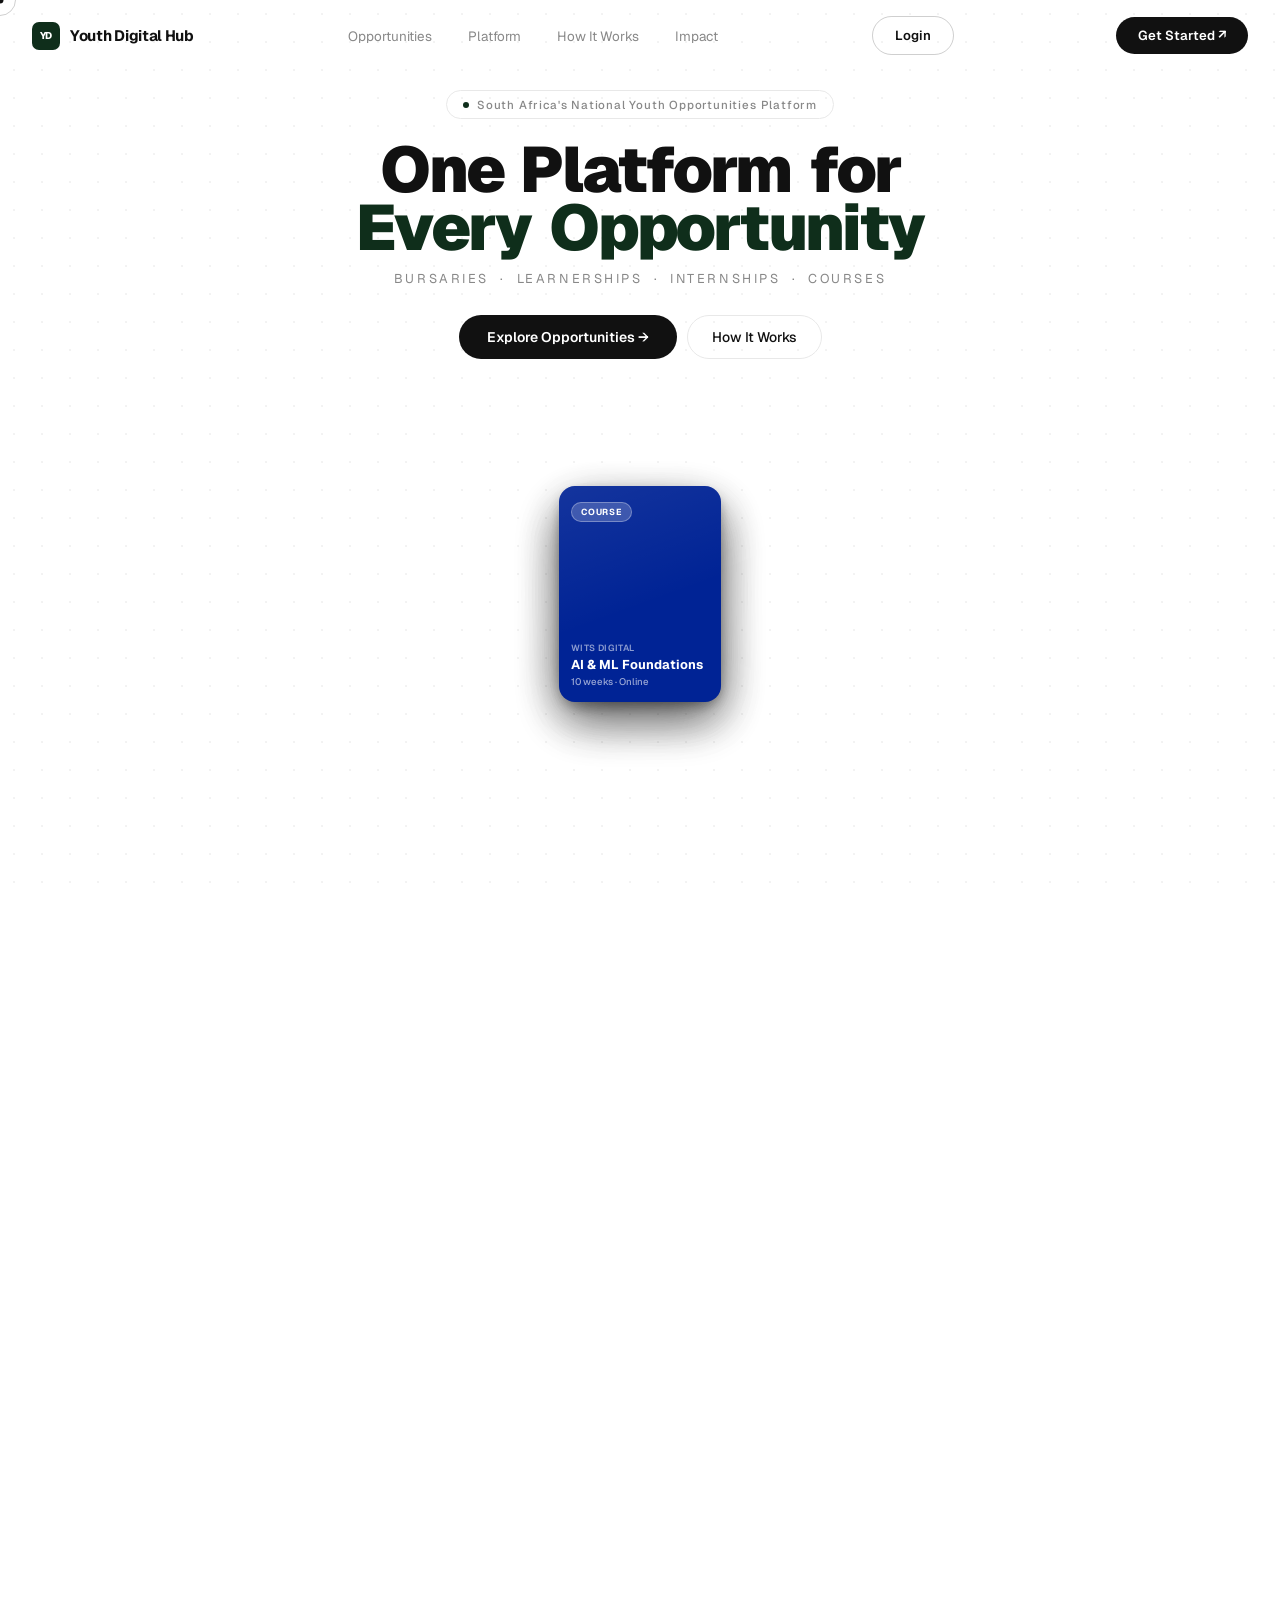
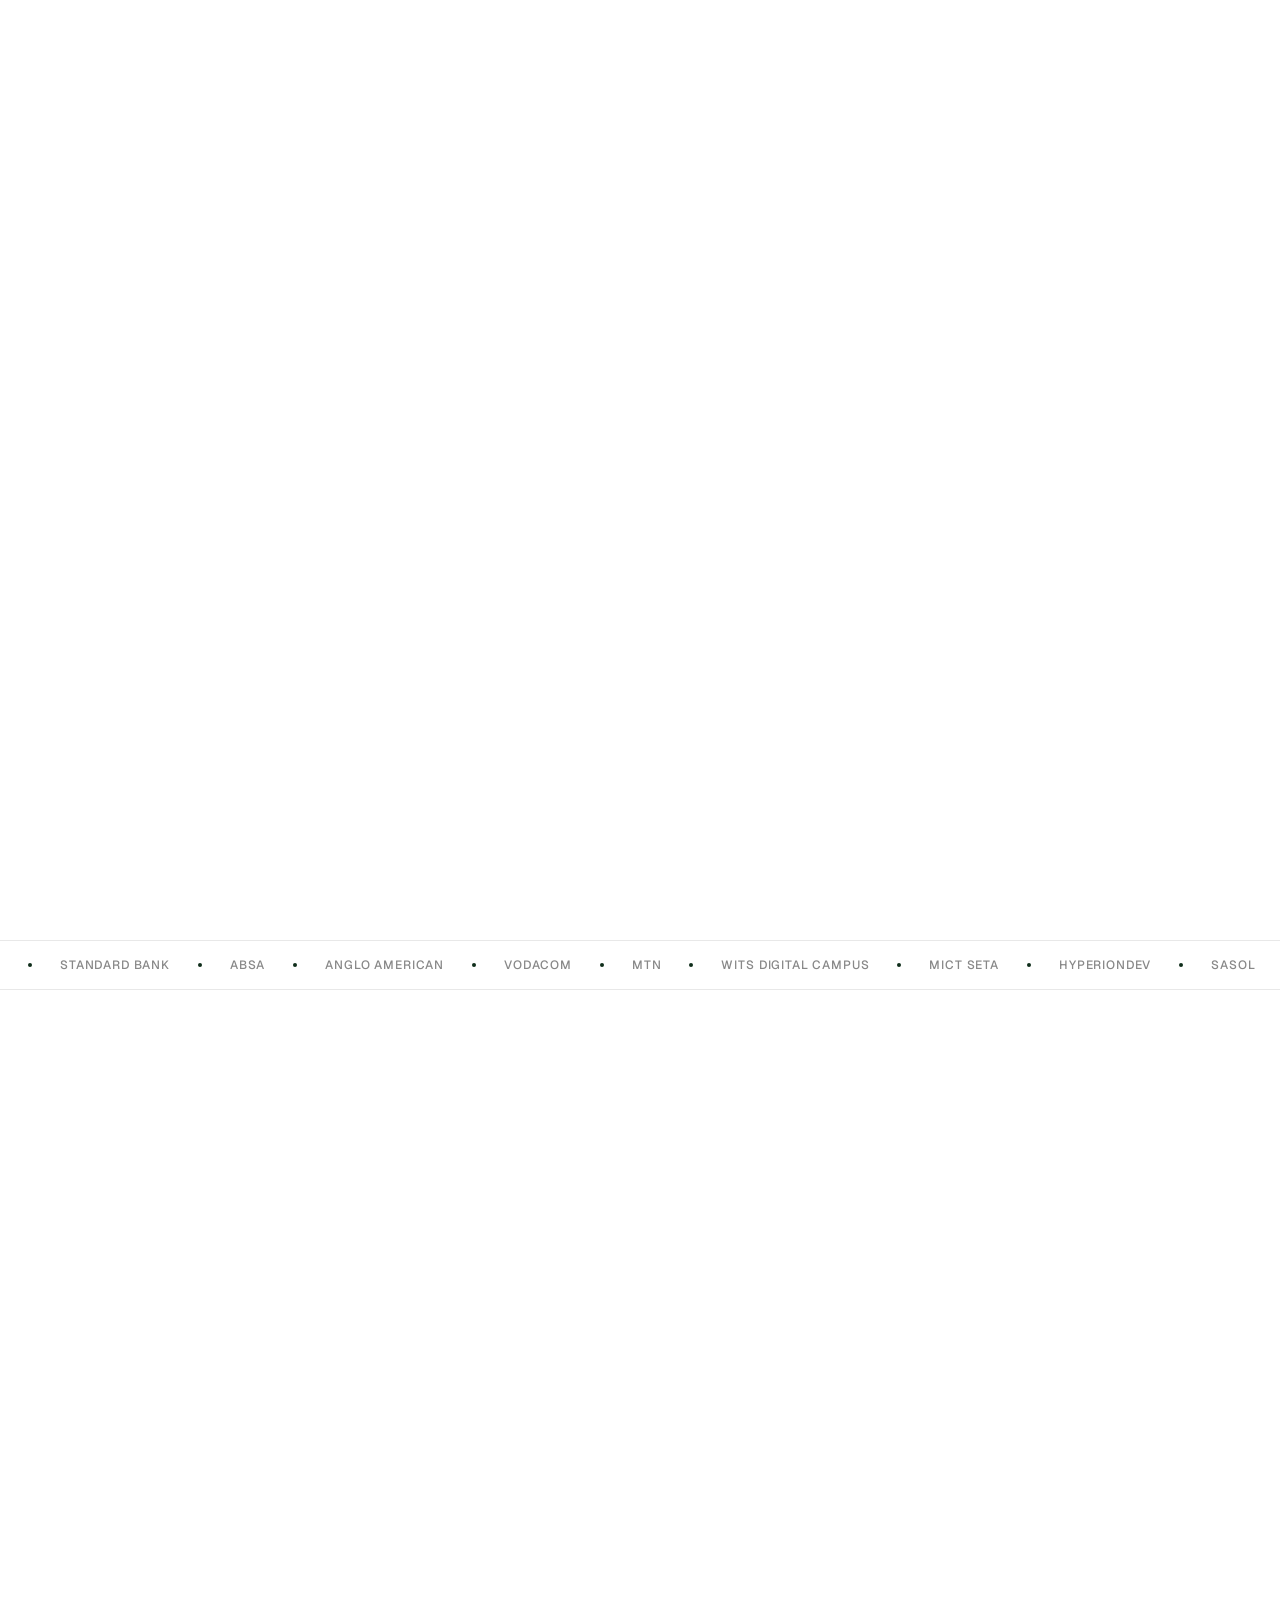
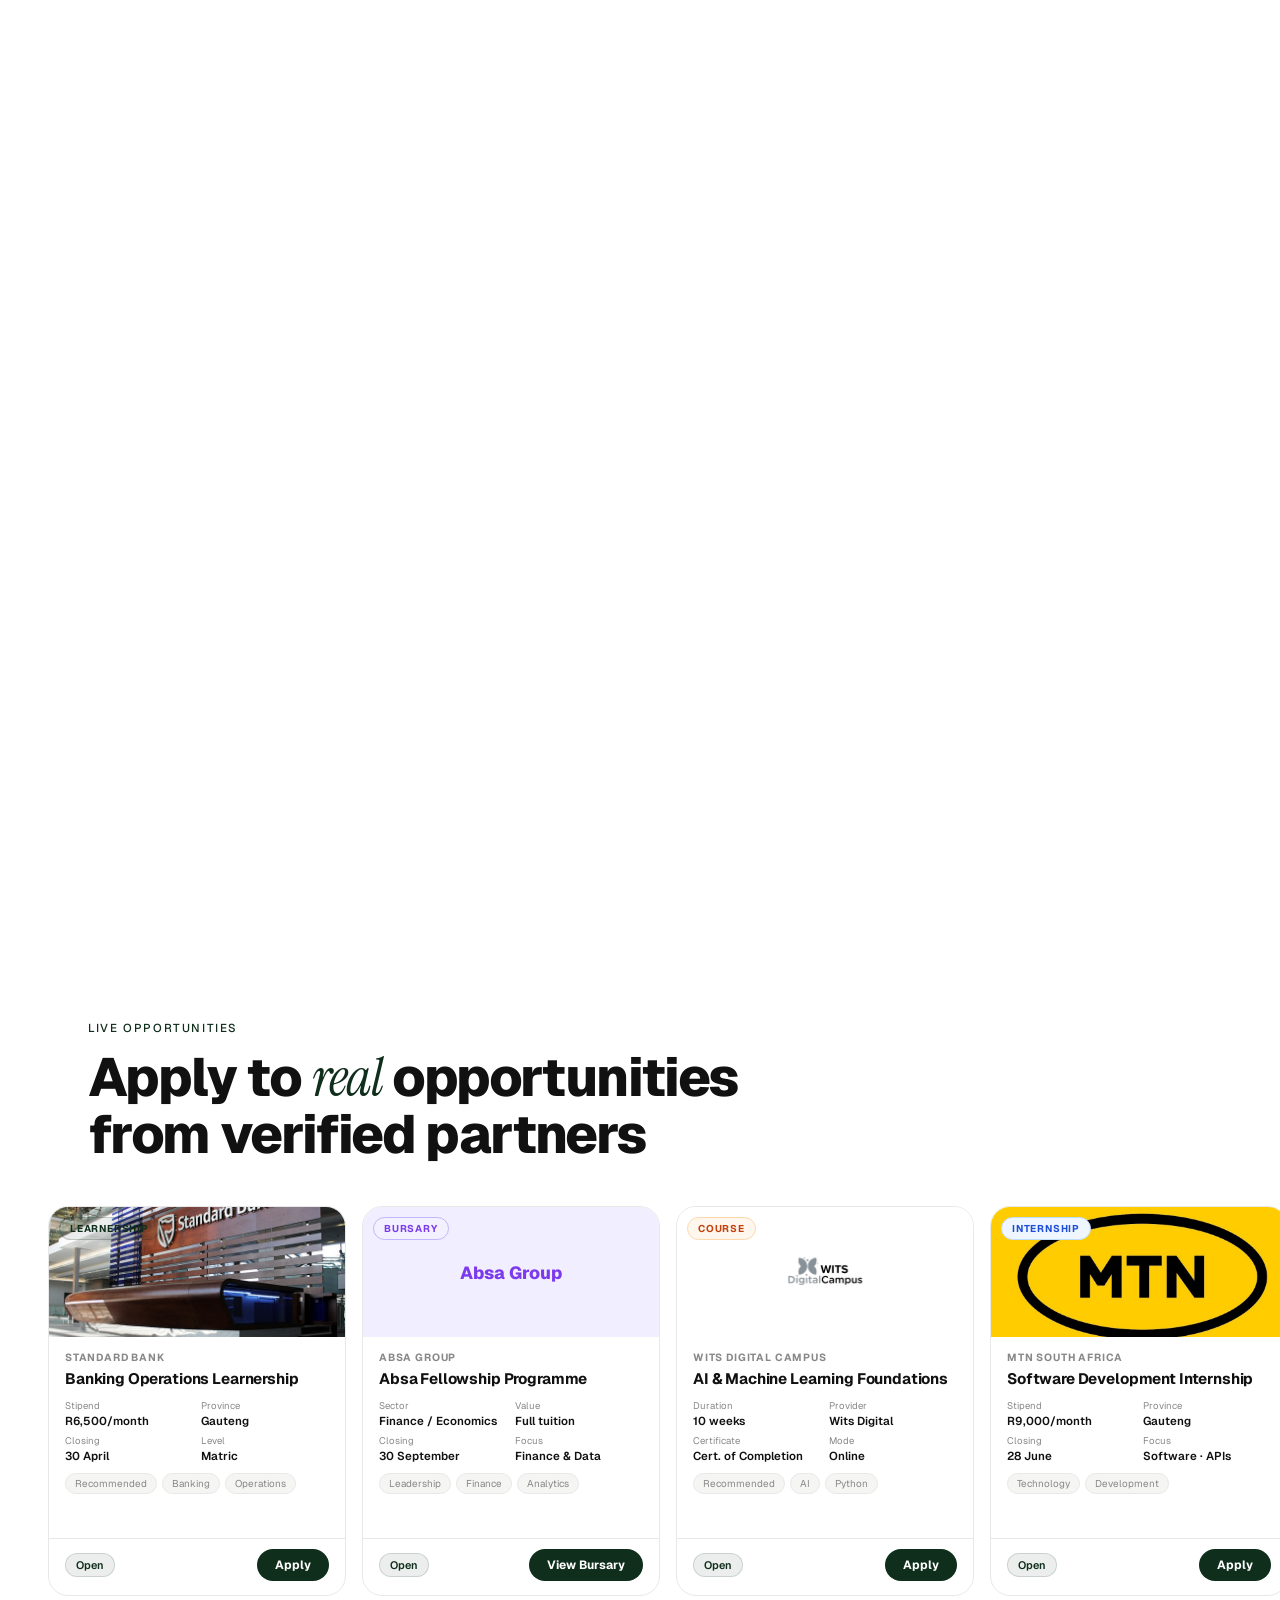
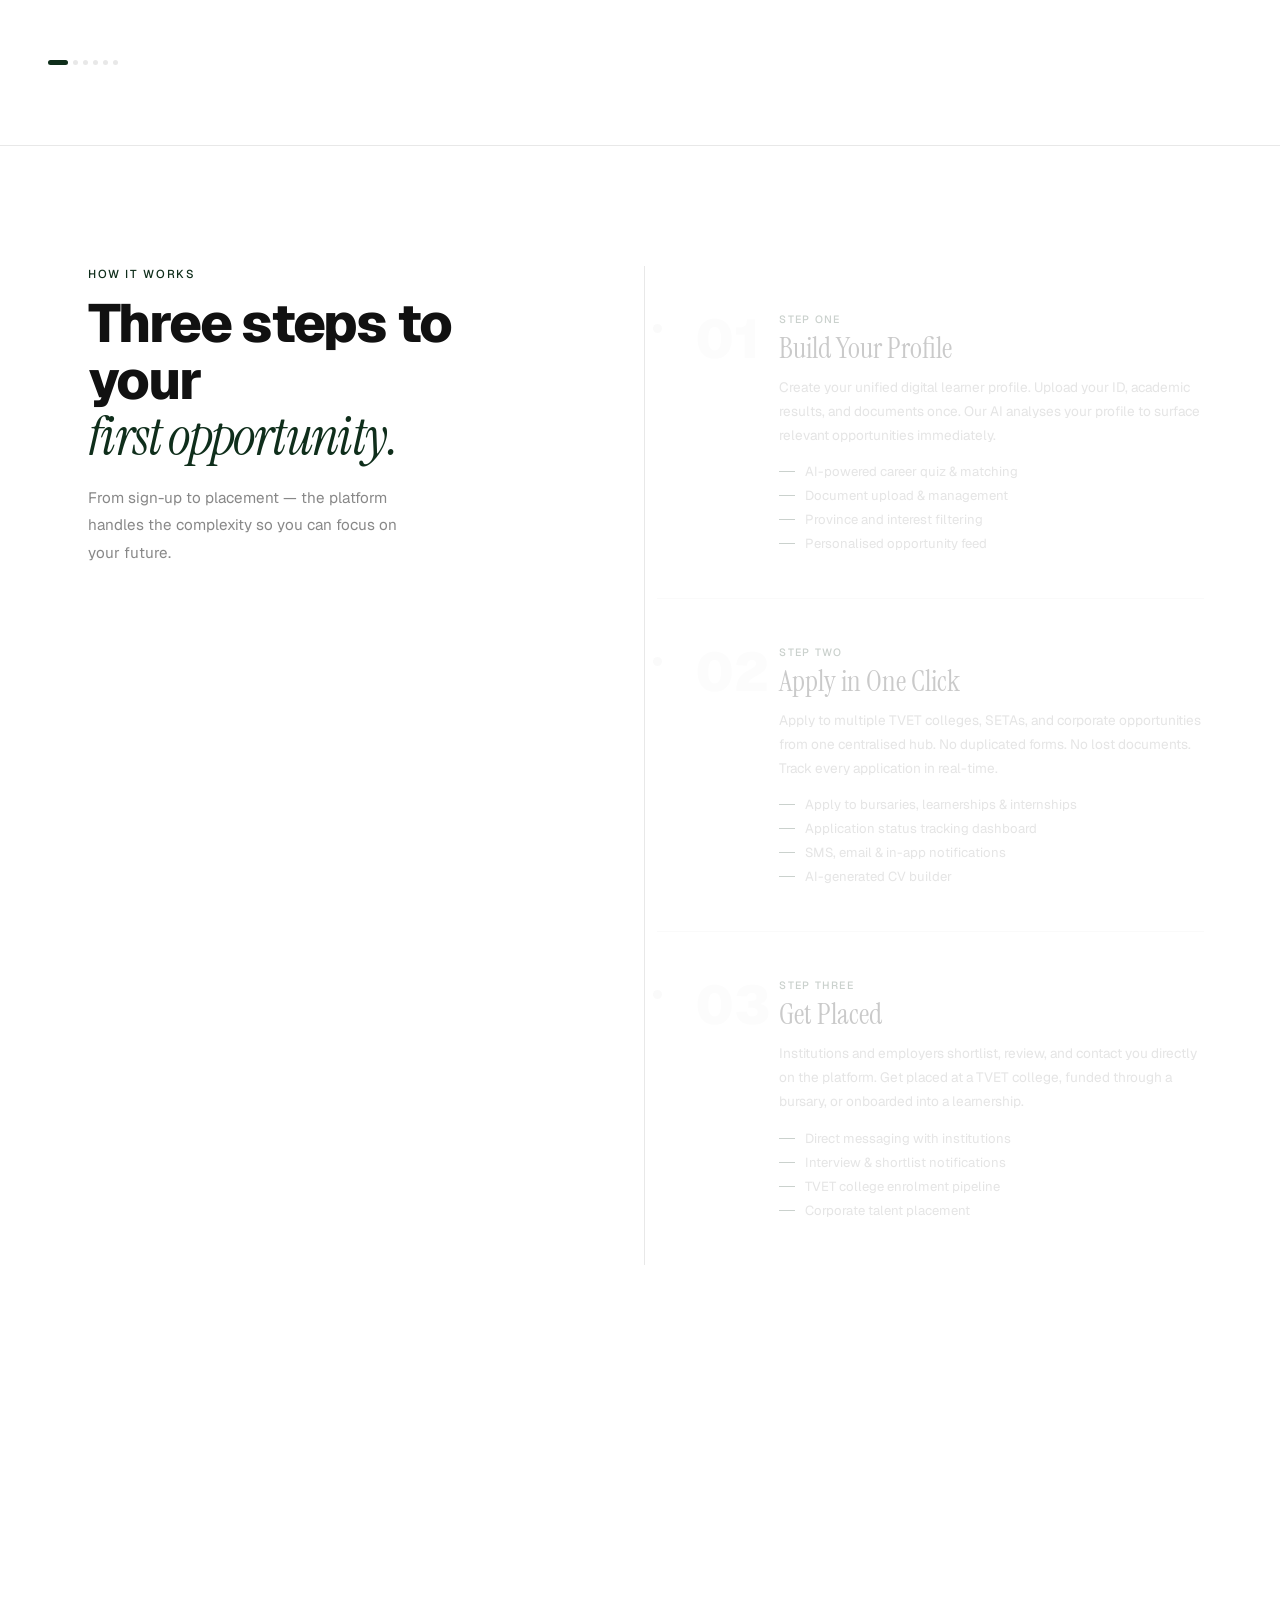
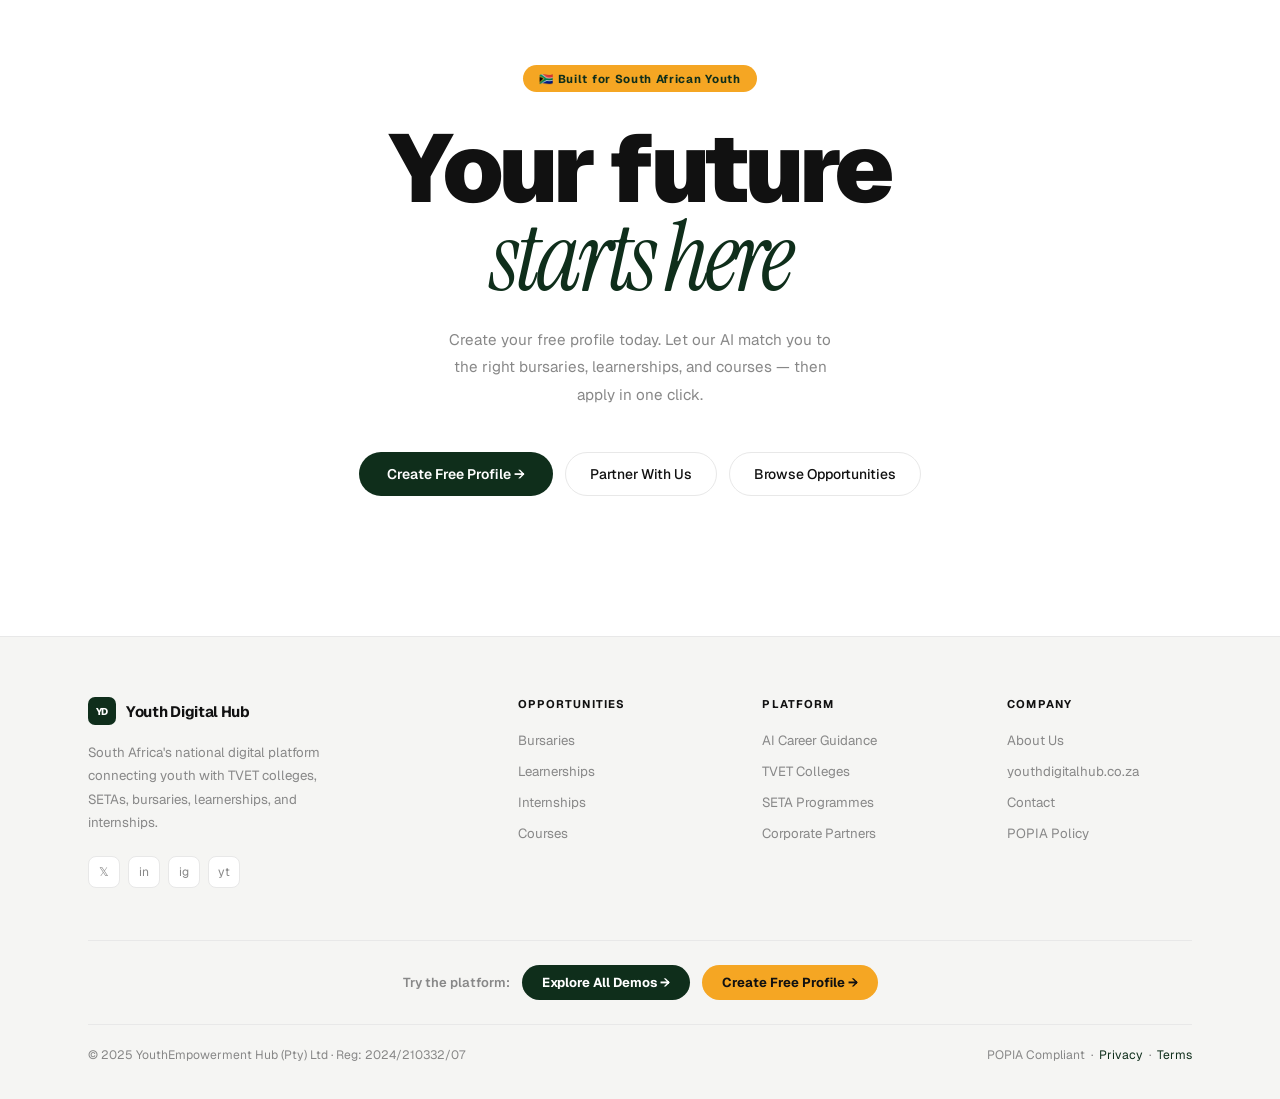
<file: app.html>
<!doctype html>
<html lang="en">
<head>
  <meta charset="utf-8" />
  <meta name="viewport" content="width=device-width, initial-scale=1, viewport-fit=cover" />
  <title>Youth Digital Hub</title>
  <link rel="stylesheet" href="styles.css" />
</head>
<body>

<div id="root"></div>

<script>
/* Seed demo users into localStorage before functionality.js boots */
(function () {
  var STORE = 'tvet_seta_mvp_store_v1';
  try {
    var raw   = localStorage.getItem(STORE);
    var store = raw ? JSON.parse(raw) : {};
    if (!Array.isArray(store.users)) store.users = [];
    var demos = [
      { id:'user-admin-demo',     name:'Demo Admin',       email:'admin@demo.co.za',     password:'password123', role:'admin' },
      { id:'user-student-demo',   name:'Demo Student',     email:'student@demo.co.za',   password:'password123', role:'student' },
      { id:'user-corporate-demo', name:'Standard Bank Talent Partnerships',
        email:'corporate@demo.co.za', password:'password123', role:'corporate_partner',
        institutionId:'standard-bank-talent-partnerships',
        profile:{ organisationName:'Standard Bank Talent Partnerships',
                  institutionId:'standard-bank-talent-partnerships' }},
      { id:'user-institute-demo', name:'Wits Digital Campus',
        email:'institute@demo.co.za', password:'password123', role:'institution_admin',
        institutionId:'wits-digital-campus',
        profile:{ organisationName:'Wits Digital Campus', institutionId:'wits-digital-campus' }}
    ];
    demos.forEach(function (d) {
      if (!store.users.find(function (u) { return u.id === d.id; }))
        store.users.push(d);
    });
    localStorage.setItem(STORE, JSON.stringify(store));
  } catch (e) {}
})();

/* demoLogin — called by the /demos page */
function demoLogin(role) {
  var SKEY = 'tvet_seta_mvp_session_user_id';
  var ids = {
    student:   'user-student-demo',
    corporate: 'user-corporate-demo',
    institute: 'user-institute-demo',
    admin:     'user-admin-demo'
  };
  var routes = {
    student:   '/student/dashboard',
    corporate: '/corporate/dashboard',
    institute: '/institute/dashboard',
    admin:     '/admin/corporate'
  };
  try { sessionStorage.setItem(SKEY, ids[role]); } catch (e) {}
  location.hash = '#' + routes[role];
}
</script>

<script src="https://cdn.lordicon.com/lordicon.js"></script>
<script src="functionality.js"></script>

</body>
</html>
</file>
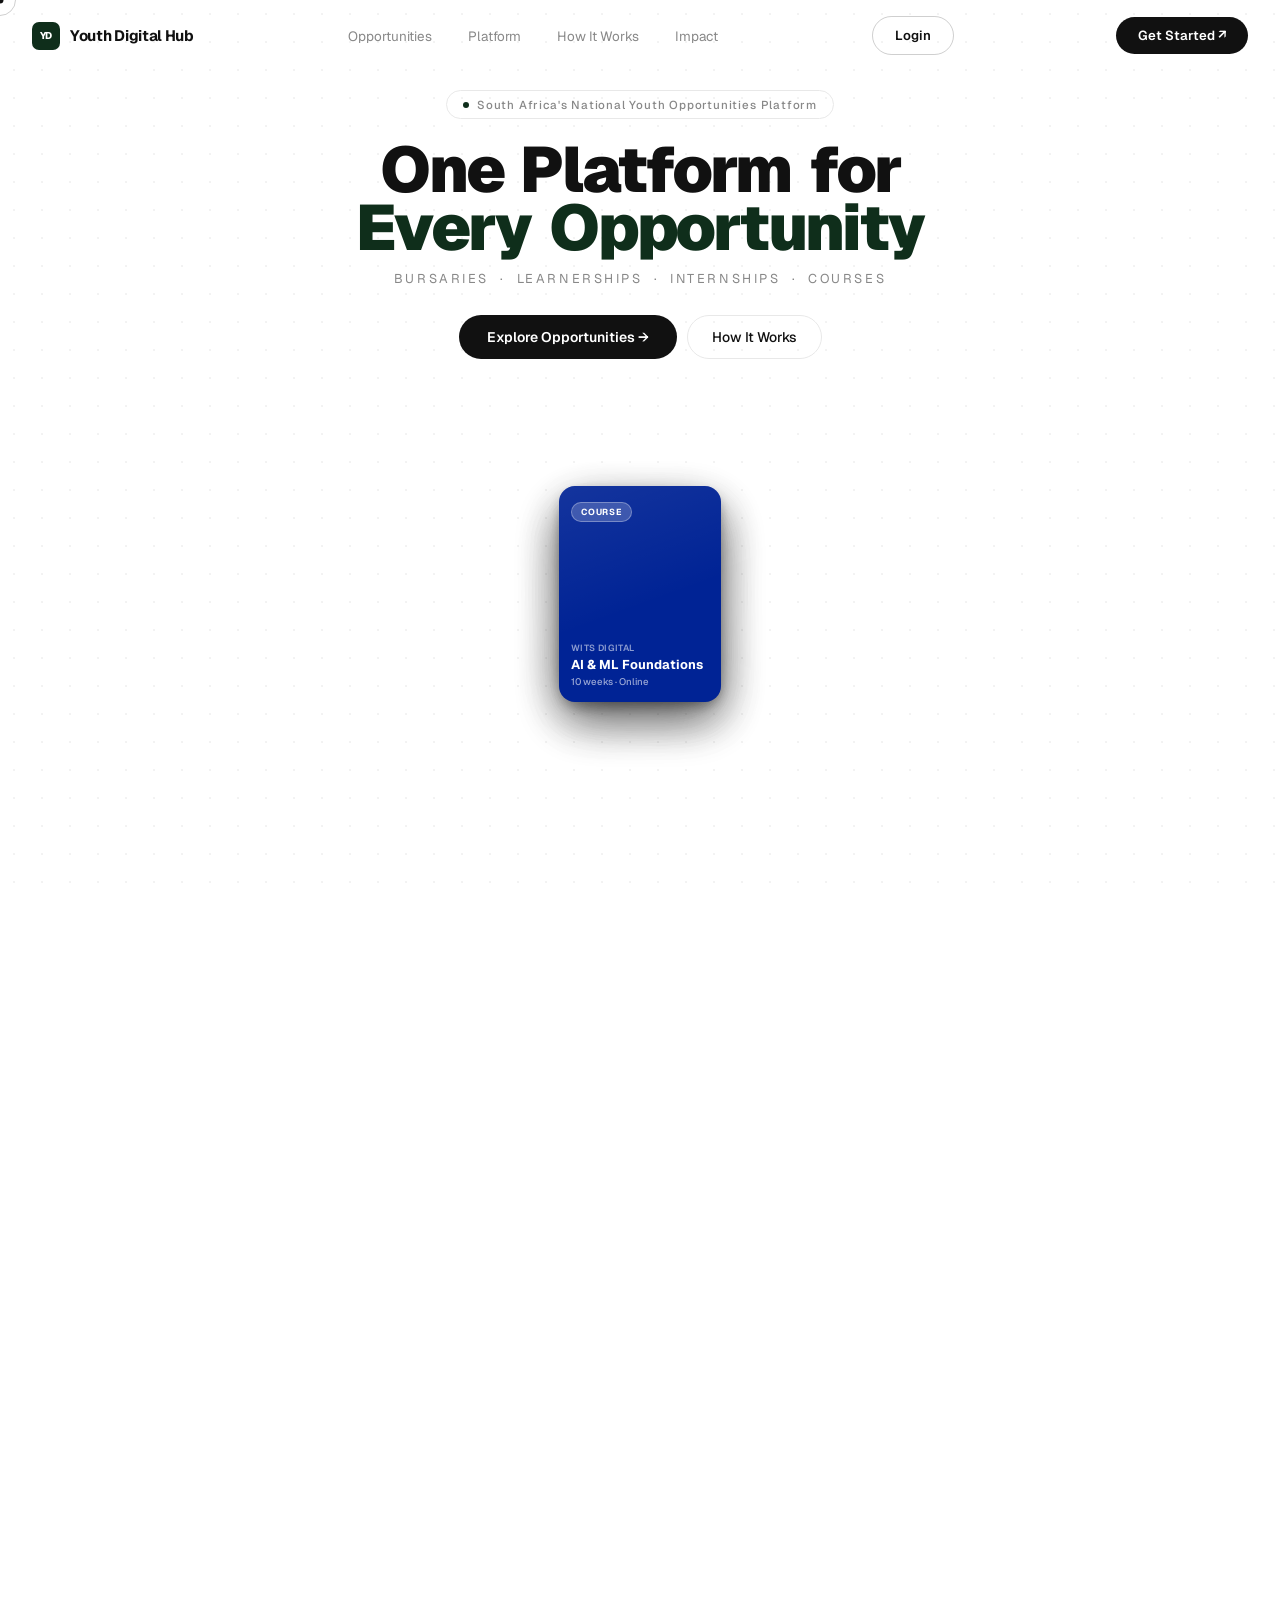
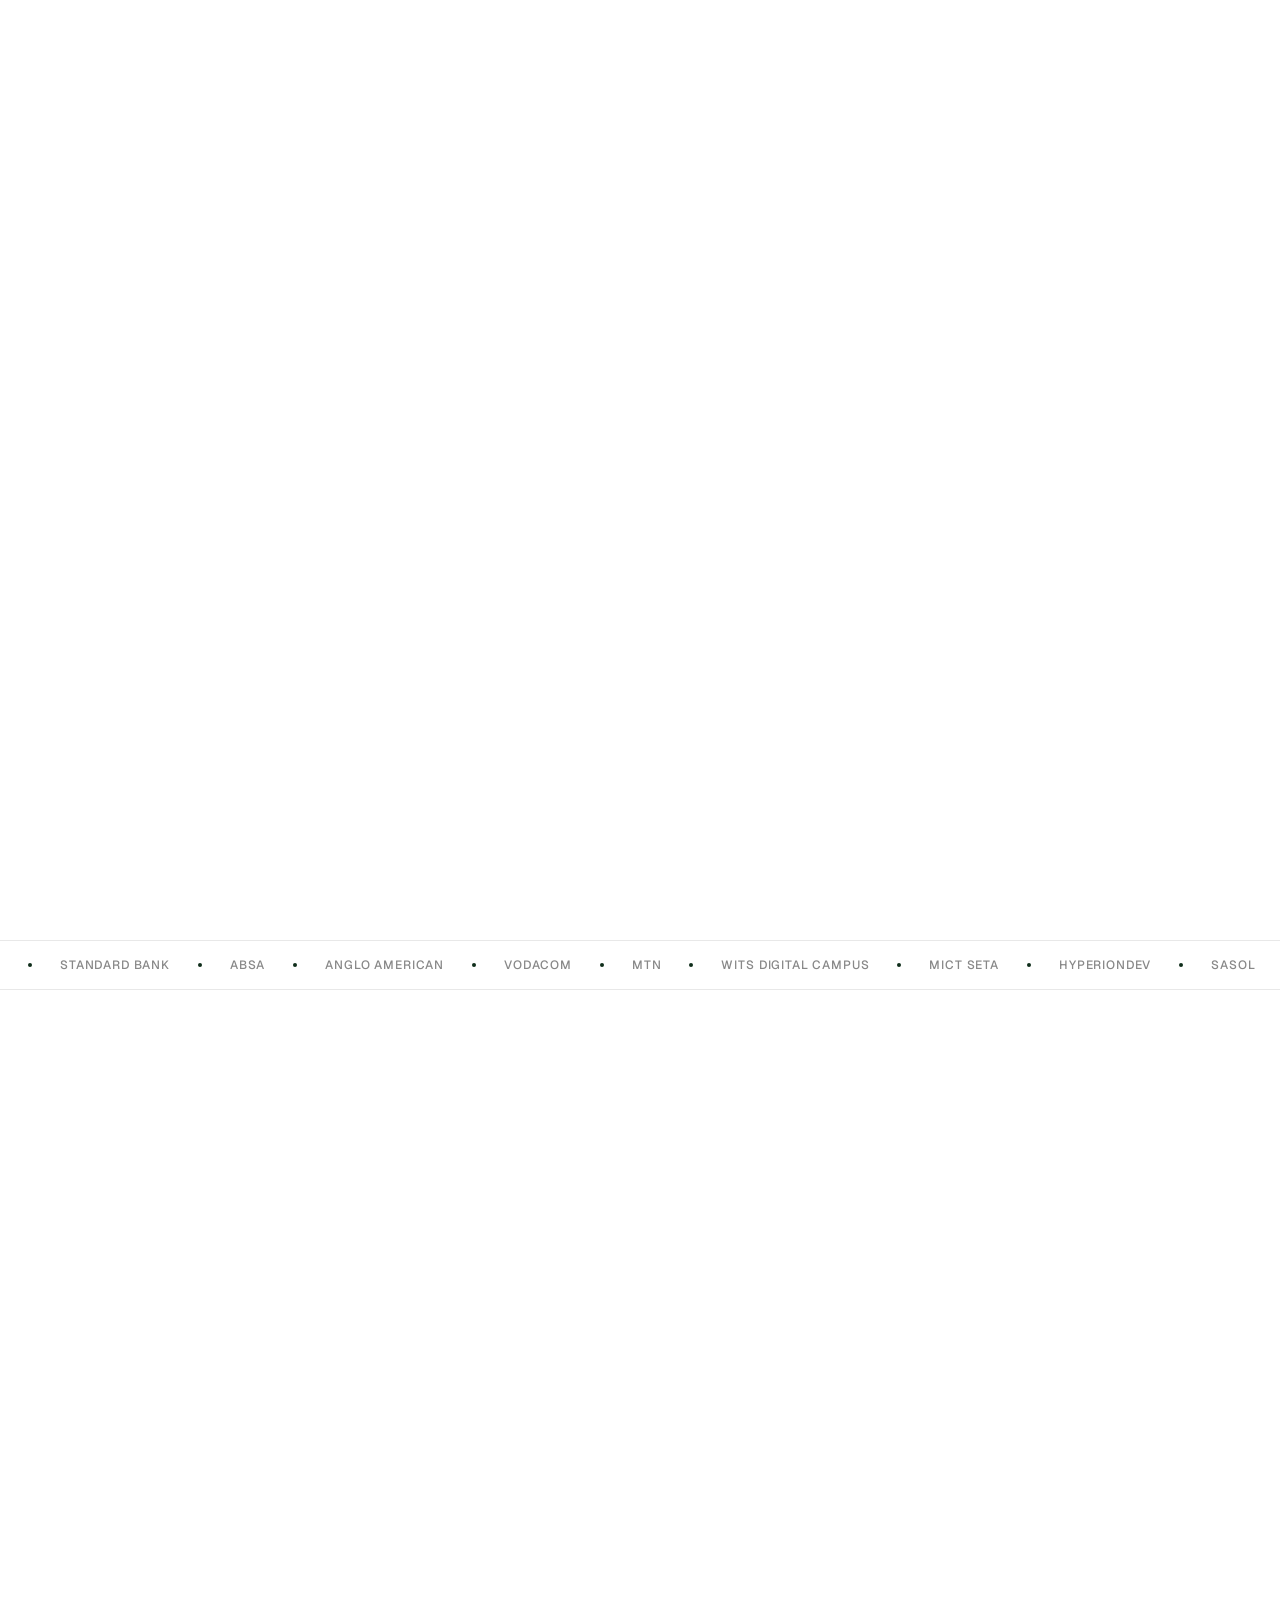
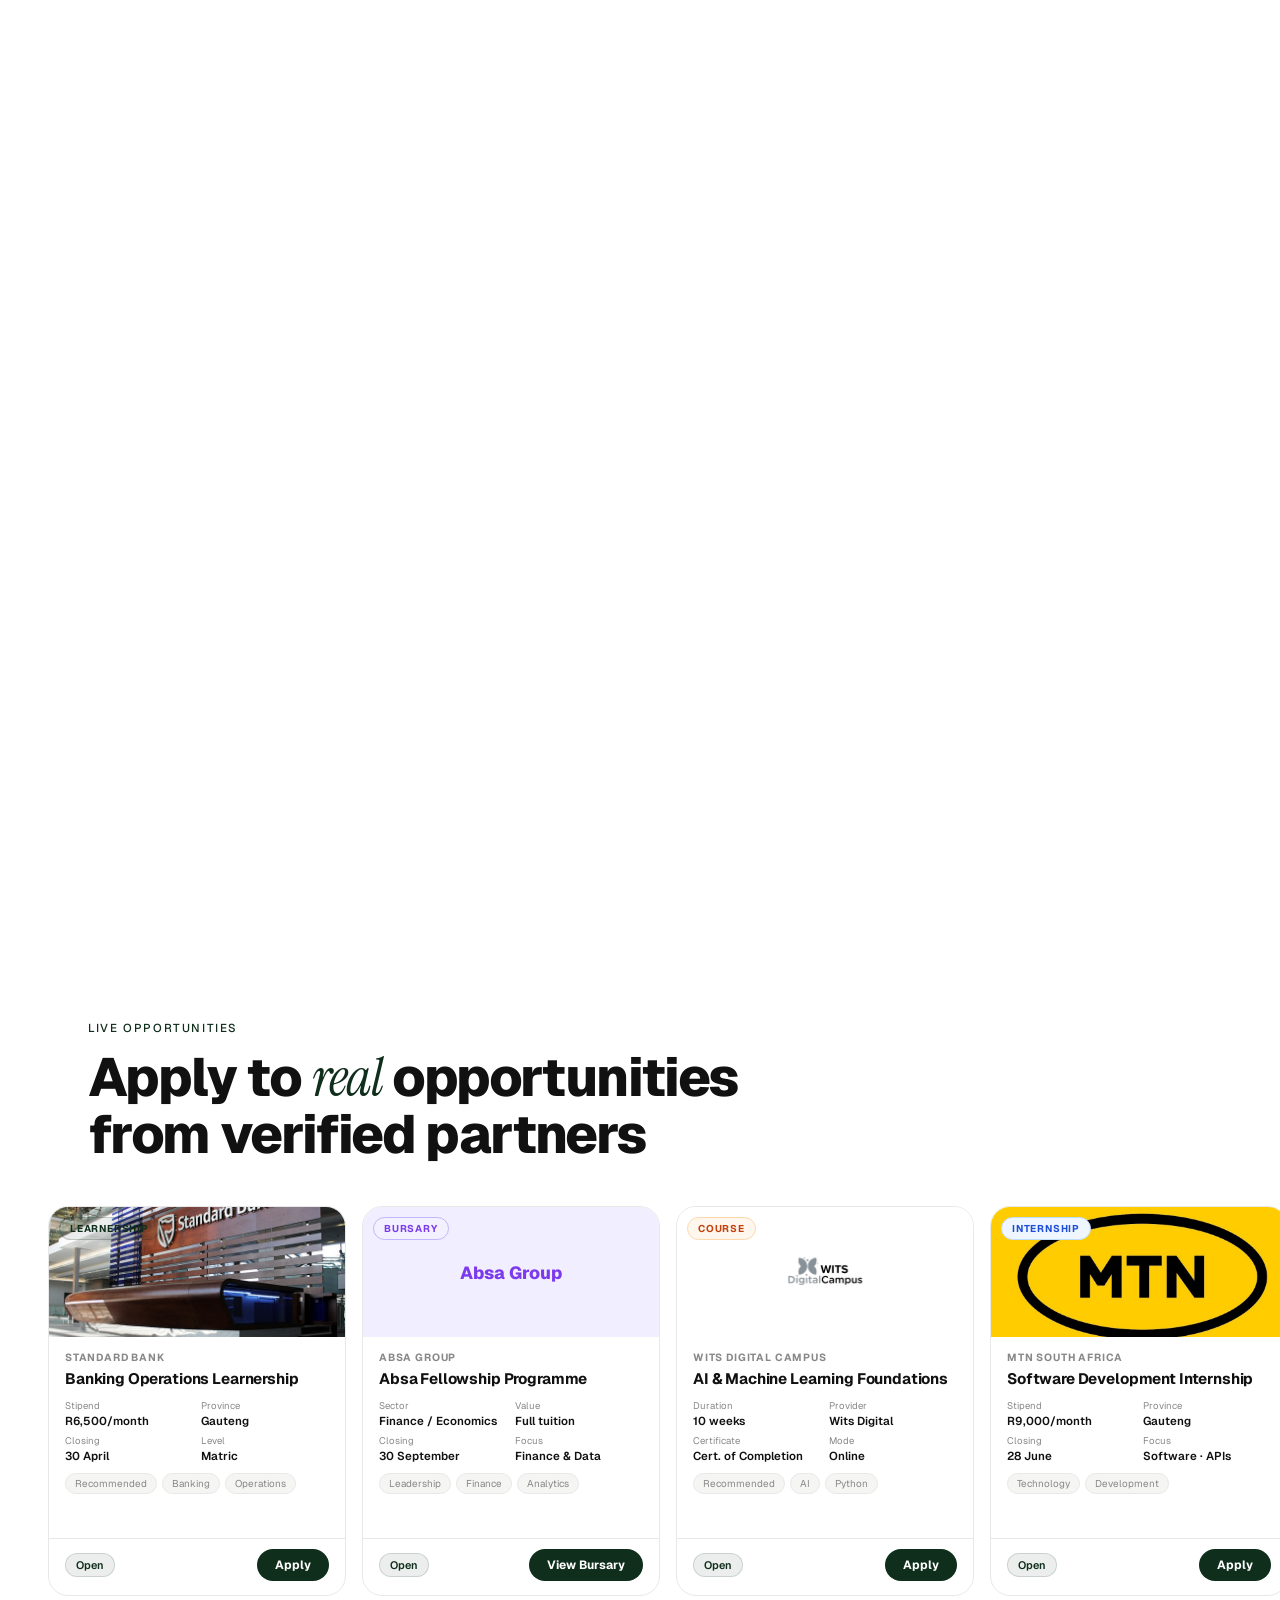
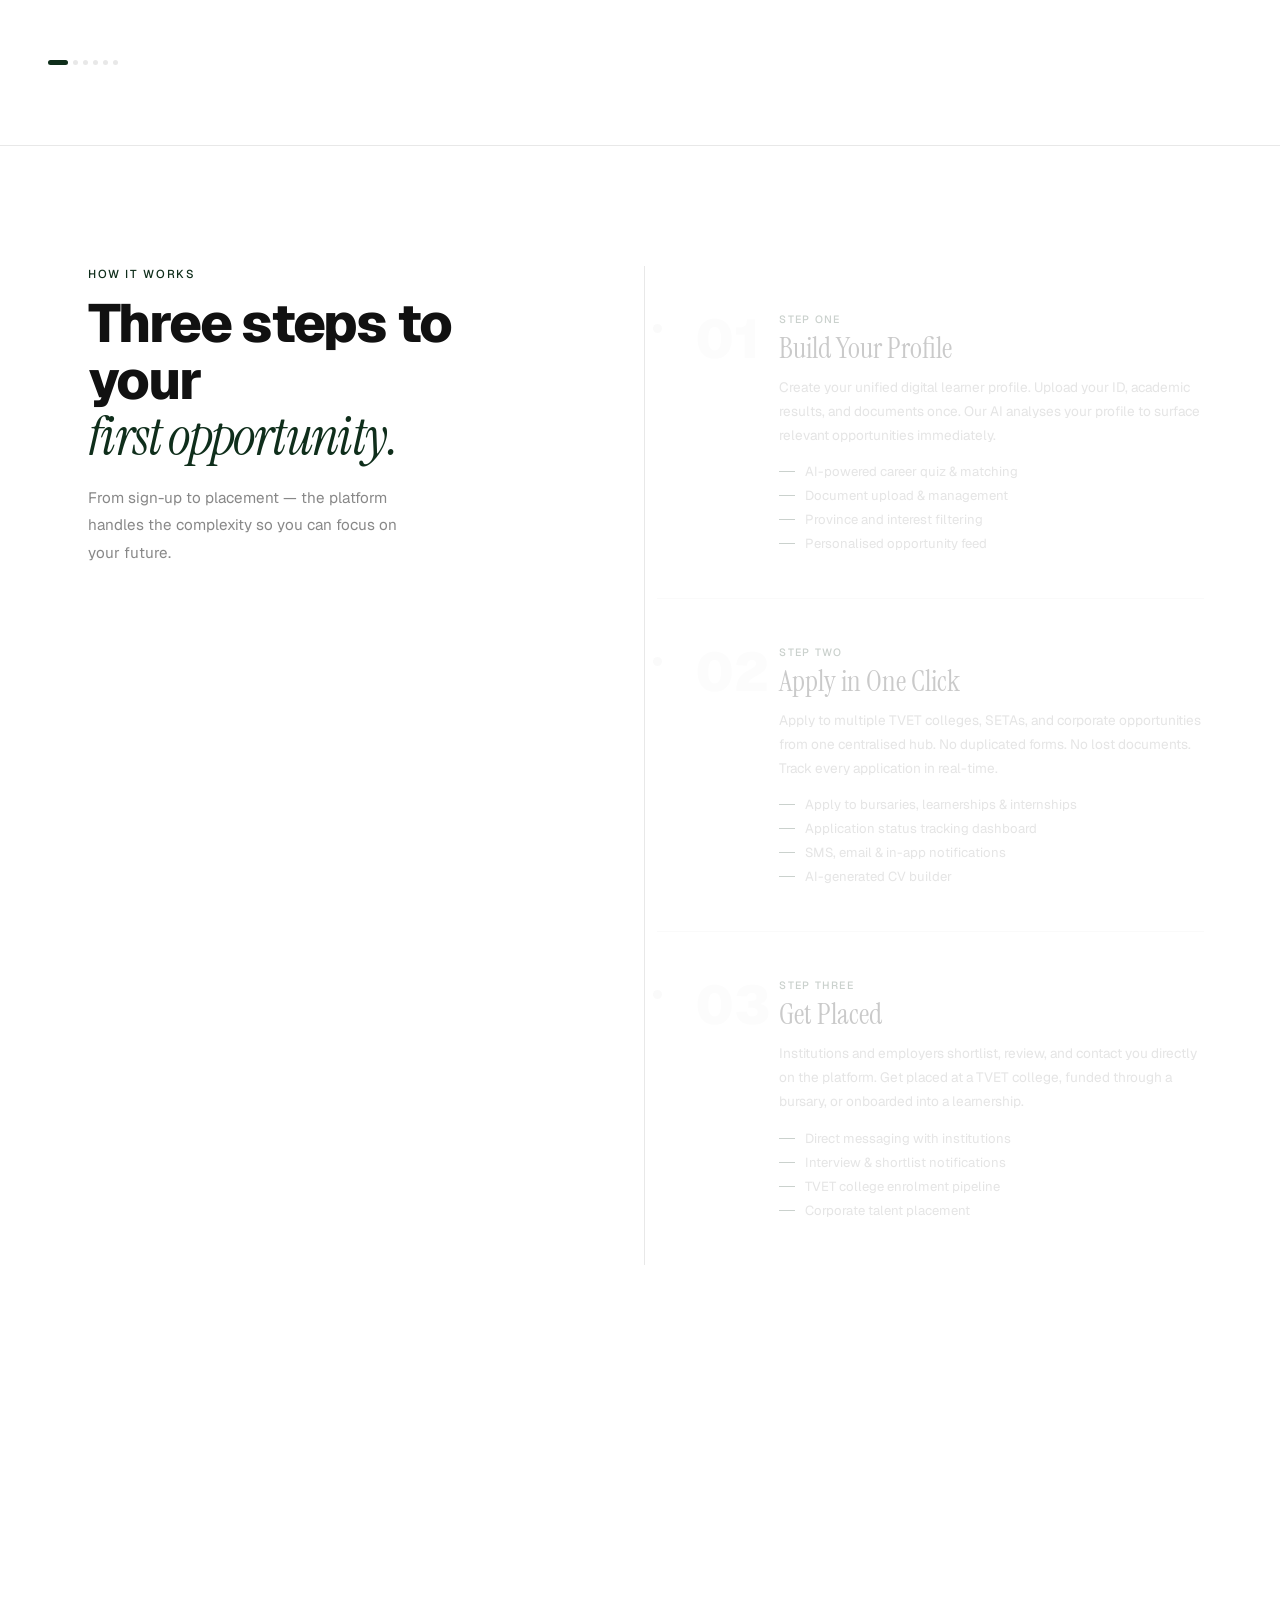
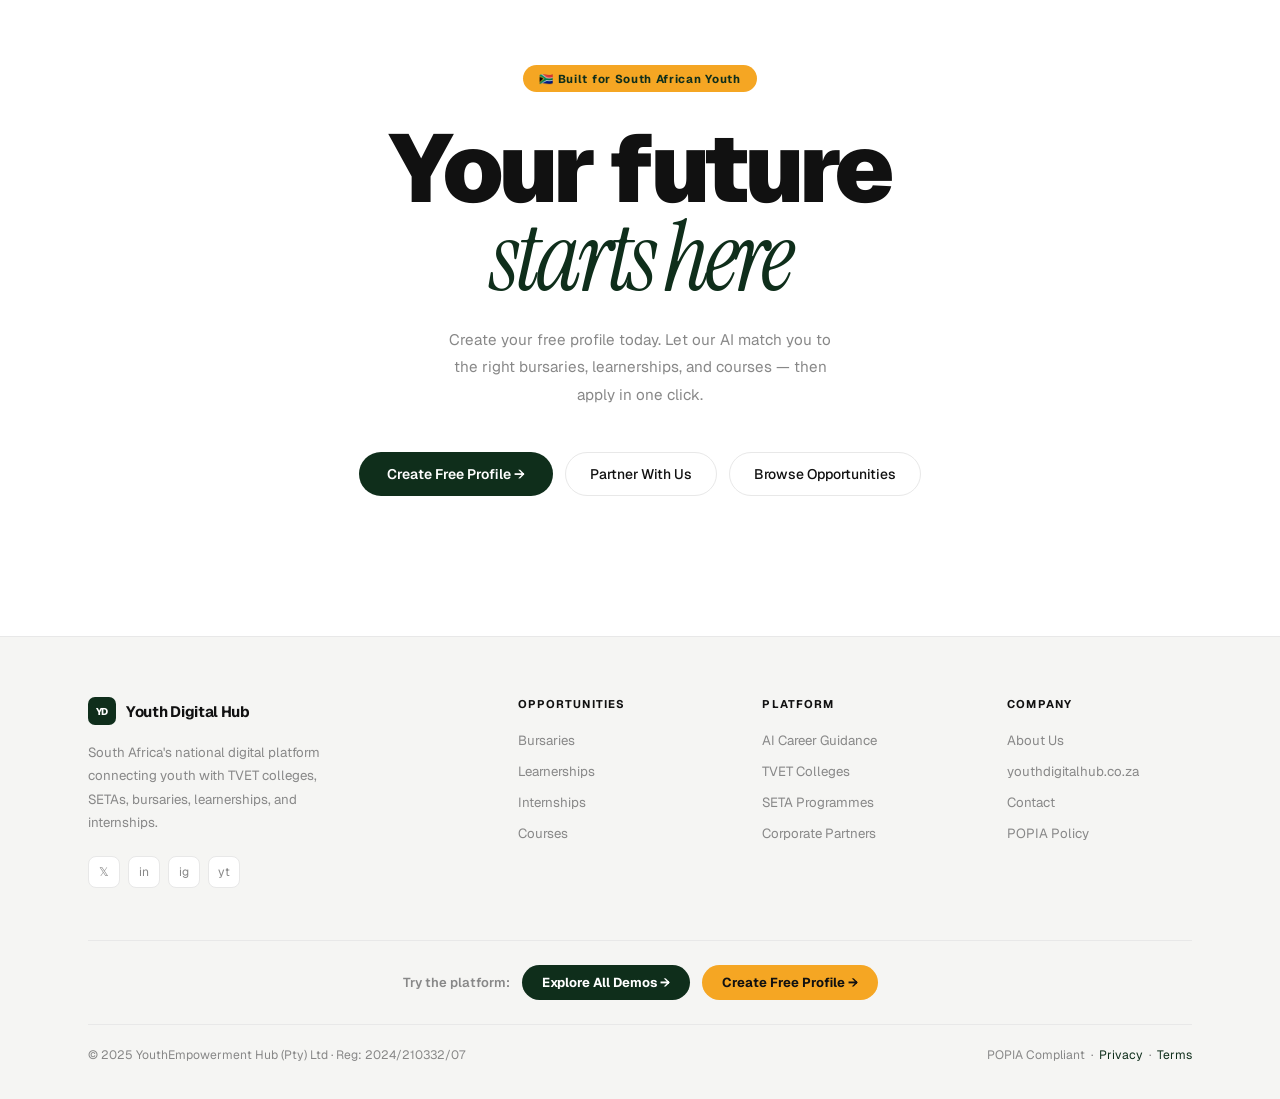
<file: UI.html>
<!doctype html>
<html lang="en">
<head>
  <meta charset="utf-8" />
  <meta name="viewport" content="width=device-width,initial-scale=1" />
  <title>National TVET & SETA MVP</title>
  <style>
    :root { color-scheme: light; }
    * { box-sizing: border-box; }
    body { margin: 0; font-family: system-ui, -apple-system, Segoe UI, Arial, sans-serif; background:#fff; color:#000; }
    a { color: inherit; text-decoration: none; }
    button, input, select { font: inherit; border-radius: 0; }

    .app { min-height: 100vh; display: grid; grid-template-columns: 280px 1fr; }
    .sidebar { border-right: 1px solid #bbb; padding: 16px; }
    .topbar { border-bottom: 1px solid #bbb; padding: 16px; display:flex; gap:12px; align-items:center; justify-content:space-between; }
    .content { padding: 16px; }

    .card { border:1px solid #bbb; padding:16px; background:#fff; }
    .muted { color:#444; }
    .row { display:flex; gap:12px; flex-wrap:wrap; align-items:center; }

    .btn { border:1px solid #000; background:#fff; padding:10px 12px; cursor:pointer; display:inline-block; }
    .btn.secondary { border-color:#777; }
    .btn:disabled { opacity:.5; cursor:not-allowed; }

    .tabs { display:flex; gap:8px; }
    .tab { border:1px solid #bbb; padding:8px 10px; cursor:pointer; background:#fff; }
    .tab.active { border-color:#000; background:#eee; font-weight:600; }

    .field { display:grid; gap:6px; margin: 10px 0; }
    .input { border:1px solid #bbb; padding:10px; }

    .grid { display:grid; gap:12px; }
    .grid.cols-3 { grid-template-columns: repeat(3, minmax(0,1fr)); }
    .grid.cols-2 { grid-template-columns: repeat(2, minmax(0,1fr)); }

    .placeholder { height: 90px; border:1px solid #aaa; background:#ddd; }
    .badge { display:inline-flex; border:1px solid #000; padding:4px 8px; font-size:12px; font-weight:600; }
    .status { display:inline-flex; border:1px solid #777; background:#f2f2f2; padding:4px 8px; font-size:12px; }

    table { width:100%; border-collapse: collapse; }
    th, td { border-top:1px solid #bbb; padding:10px; text-align:left; vertical-align:top; }
    thead th { background:#eee; border-top:none; }

    @media (max-width: 900px) {
      .app { grid-template-columns: 1fr; }
      .sidebar { border-right:none; border-bottom:1px solid #bbb; }
      .grid.cols-3 { grid-template-columns: 1fr; }
      .grid.cols-2 { grid-template-columns: 1fr; }
    }
  </style>
</head>
<body>
  <div id="root"></div>
  <script src="functionality.js"></script>
</body>
</html>
</file>
<file: styles.css>
/* =====================================
   GLOBAL RESET + TOKENS
===================================== */

:root {
      color-scheme: light;
      --color-primary: #1A4731;
      --color-primary-light: #ECFDF3;
      --color-primary-tint: #E8F0EB;
      --color-accent: #F59E0B;
      --color-accent-light: #FEF3C7;
      --color-background: #F6F3ED;
      --color-surface: #FFFEF9;
      --color-border: #E8E2D5;
      --color-text-primary: #1A1208;
      --color-text-muted: #6B6251;
      --color-success: #22C55E;
      --color-warning: #D97706;
      --color-danger: #EF4444;
      --color-category-bursary: #8B5CF6;
      --brand-primary: var(--color-primary);
      --surface-primary: var(--color-surface);
      --surface-alt: var(--color-background);
      --text-primary: var(--color-text-primary);
      --text-muted: var(--color-text-muted);
      --interactive: var(--color-primary);
      --success: var(--color-success);
      --warning: var(--color-warning);
      --danger: var(--color-danger);
      --smoky-white: var(--color-background);
      --purple: var(--color-category-bursary);
      --old-flax: var(--color-accent);
      --jet-black: var(--color-text-primary);
      --royal-blue: var(--color-primary);
      --salmon-orange: var(--color-danger);
      --white: #ffffff;
      --border: var(--color-border);
      --border-strong: #D7CFBF;
      --shadow: 0 28px 60px rgba(26, 18, 8, 0.08);
      --shadow-soft: 0 16px 36px rgba(26, 18, 8, 0.06);
      --radius-xl: 28px;
      --radius-lg: 24px;
      --radius-md: 18px;
      --radius-sm: 14px;
      --text: var(--color-text-primary);
      --muted: var(--color-text-muted);
      --blue-tint: rgba(26, 71, 49, 0.12);
      --purple-tint: rgba(139, 92, 246, 0.18);
      --lime-tint: rgba(245, 158, 11, 0.18);
      --orange-tint: rgba(217, 119, 6, 0.16);
      --shell-gutter: clamp(16px, 3vw, 40px);
      --shell-vpad: clamp(14px, 2.2vw, 28px);
      --content-gap: clamp(16px, 1.8vw, 24px);
      --mobile-page-pad: 16px;
      --mobile-card-pad: 16px;
      --mobile-nav-height: 76px;
    }

    * {
      box-sizing: border-box;
    }

    html, body {
      margin: 0;
      min-height: 100%;
      font-family: "Nunito Sans", "Avenir Next", "Segoe UI", sans-serif;
      background: var(--color-background);
      color: var(--text);
    }

    body {
      min-height: 100vh;
      line-height: 1.5;
      position: relative;
      overflow-x: hidden;
    }

    body::before,
    body::after {
      content: "";
      position: fixed;
      inset: auto;
      width: 34rem;
      height: 34rem;
      border-radius: 999px;
      filter: blur(12px);
      pointer-events: none;
      z-index: 0;
      opacity: 0.55;
    }

    body::before {
      top: -10rem;
      left: -8rem;
      background:
        radial-gradient(circle at 30% 30%, rgba(236, 253, 243, 0.92), transparent 56%),
        radial-gradient(circle at 70% 50%, rgba(26, 71, 49, 0.16), transparent 58%);
    }

    body::after {
      right: -12rem;
      bottom: -10rem;
      background:
        radial-gradient(circle at 45% 40%, rgba(254, 243, 199, 0.86), transparent 54%),
        radial-gradient(circle at 65% 62%, rgba(26, 71, 49, 0.14), transparent 58%);
    }

    a {
      color: inherit;
      text-decoration: none;
    }

    button,
    input,
    select,
    textarea {
      font: inherit;
    }

    #root {
      min-height: 100vh;
      position: relative;
      z-index: 1;
    }

/* =====================================
   LAYOUT
===================================== */

    .app,
    .appShell {
      min-height: 100vh;
      width: 100%;
      display: grid;
      grid-template-columns: clamp(280px, 22vw, 320px) minmax(0, 1fr);
      gap: clamp(16px, 2vw, 24px);
      padding: var(--shell-vpad) var(--shell-gutter) calc(var(--shell-vpad) + 8px);
      align-items: start;
      max-width: none;
      margin: 0;
    }

/* =====================================
   NAVIGATION (SIDEBAR)
===================================== */

    .sidebar {
      background: linear-gradient(180deg, rgba(35, 38, 44, 0.96), rgba(35, 38, 44, 0.9));
      color: rgba(255, 255, 255, 0.9);
      border-radius: var(--radius-xl);
      padding: 24px 18px 20px;
      box-shadow: 0 14px 30px rgba(20, 22, 26, 0.18);
      position: sticky;
      top: var(--shell-vpad);
      min-height: calc(100vh - (var(--shell-vpad) * 2));
      width: 100%;
      overflow: hidden;
      border: 1px solid rgba(255, 255, 255, 0.05);
    }

    .sidebar::before,
    .sidebar::after {
      content: "";
      position: absolute;
      border-radius: 999px;
      pointer-events: none;
      opacity: 0.12;
    }

    .sidebar::before {
      width: 11rem;
      height: 11rem;
      top: -4rem;
      right: -4rem;
      background: radial-gradient(circle, rgba(217, 184, 243, 0.7), transparent 68%);
    }

    .sidebar::after {
      width: 8rem;
      height: 8rem;
      bottom: -2rem;
      left: -2rem;
      background: radial-gradient(circle, rgba(223, 227, 125, 0.52), transparent 70%);
    }

    .sidebar .tab {
      width: 100%;
      justify-content: flex-start;
      border: 1px solid rgba(255, 255, 255, 0.08);
      background: rgba(255, 255, 255, 0.03);
      color: rgba(255, 255, 255, 0.74);
      padding: 13px 16px;
      border-radius: 999px;
      backdrop-filter: blur(8px);
      box-shadow: inset 0 1px 0 rgba(255, 255, 255, 0.03);
    }

    .sidebar .tab.active {
      background: rgba(69, 88, 200, 0.3);
      color: rgba(255, 255, 255, 0.95);
      border-color: rgba(142, 156, 255, 0.35);
      box-shadow: 0 8px 16px rgba(30, 36, 78, 0.2);
    }

    .sidebar .tab:hover {
      color: rgba(255, 255, 255, 0.92);
      transform: translateX(1px);
      box-shadow: 0 6px 14px rgba(69, 88, 200, 0.1);
    }

    .topbar {
      display: flex;
      justify-content: space-between;
      align-items: center;
      gap: 20px;
      background:
        linear-gradient(135deg, rgba(255, 255, 255, 0.92), rgba(255, 255, 255, 0.78)),
        linear-gradient(120deg, rgba(217, 184, 243, 0.16), rgba(223, 227, 125, 0.12));
      backdrop-filter: blur(20px);
      border: 1px solid rgba(255, 255, 255, 0.78);
      border-radius: var(--radius-lg);
      padding: 20px 24px;
      box-shadow: var(--shadow-soft);
      margin-bottom: 26px;
    }

    .mobileTopHeader {
      display: none;
    }

    .mobileBottomNav {
      display: none;
    }

    .mobileBottomNavItem {
      text-decoration: none;
    }

    button.mobileBottomNavItem {
      appearance: none;
      -webkit-appearance: none;
      background: transparent;
      color: inherit;
      font: inherit;
      padding: 0;
      border: 1px solid transparent;
      cursor: pointer;
    }

    .adminMobileMoreOverlay {
      position: fixed;
      inset: 0;
      z-index: 36;
      display: none;
      align-items: flex-end;
      justify-content: center;
      padding: 12px;
      background: rgba(16, 19, 23, 0.42);
      backdrop-filter: blur(2px);
    }

    .adminMobileMoreOverlay.open {
      display: flex;
    }

    .adminMobileMoreSheet {
      width: min(420px, 100%);
      border-radius: 20px;
      border: 1px solid rgba(255, 255, 255, 0.12);
      background: rgba(32, 35, 39, 0.96);
      box-shadow: 0 12px 26px rgba(16, 19, 23, 0.34);
      color: #fff;
      padding: 12px;
      display: grid;
      gap: 10px;
    }

    .adminMobileMoreClose {
      min-height: 34px;
      padding: 7px 12px;
      width: auto;
    }

    .adminMobileMoreList {
      display: grid;
      gap: 8px;
    }

    .adminMobileMoreLink {
      min-height: 46px;
      border-radius: 14px;
      border: 1px solid rgba(255, 255, 255, 0.14);
      background: rgba(255, 255, 255, 0.05);
      color: rgba(255, 255, 255, 0.9);
      display: flex;
      align-items: center;
      gap: 8px;
      padding: 8px 12px;
      font-size: 13px;
      font-weight: 700;
      text-decoration: none;
      transition: background 120ms ease, border-color 120ms ease, color 120ms ease;
    }

    .adminMobileMoreLink:hover,
    .adminMobileMoreLink.active {
      background: rgba(69, 88, 200, 0.28);
      border-color: rgba(121, 136, 229, 0.5);
      color: #fff;
    }

    .mobileNotifyBtn {
      width: 40px;
      height: 40px;
      border-radius: 999px;
      border: 1px solid rgba(41, 43, 45, 0.12);
      background: rgba(255, 255, 255, 0.88);
      color: var(--jet-black);
      font-size: 17px;
      display: inline-flex;
      align-items: center;
      justify-content: center;
      cursor: pointer;
    }

    .mainShell {
      min-width: 0;
      width: 100%;
      display: grid;
      gap: var(--content-gap);
      align-content: start;
    }

    .content {
      min-width: 0;
      width: 100%;
      padding: 0 0 24px;
      display: grid;
      grid-template-columns: repeat(12, minmax(0, 1fr));
      gap: var(--content-gap);
      align-content: start;
    }

    .content > * {
      grid-column: 1 / -1;
      min-width: 0;
    }

/* =====================================
   CARDS & PANELS
===================================== */

    .card,
    .tile {
      background: rgba(255, 255, 255, 0.92);
      border: 1px solid var(--border);
      border-radius: var(--radius-lg);
      padding: 22px;
      box-shadow: var(--shadow-soft);
      position: relative;
      overflow: hidden;
      backdrop-filter: blur(14px);
    }

    .card::before,
    .tile::before {
      content: "";
      position: absolute;
      top: 0;
      left: 0;
      right: 0;
      height: 0;
      background: transparent;
      opacity: 0;
    }

    .cardHeader,
    .tileHeader {
      display: grid;
      gap: 6px;
      margin-bottom: 10px;
    }

    .cardHeader h1,
    .tileHeader h1,
    .cardHeader h2,
    .tileHeader h2,
    .cardHeader h3,
    .tileHeader h3,
    .card h1,
    .card h2,
    .card h3,
      h1,
      h2,
      h3 {
      margin: 0;
      color: var(--jet-black);
      line-height: 1.08;
      font-weight: 760;
    }

    .cardHeader p,
    .tileHeader p {
      margin: 0;
    }

    .grid {
      display: grid;
      gap: 20px;
    }

    .layoutGrid12 {
      display: grid;
      grid-template-columns: repeat(12, minmax(0, 1fr));
      gap: var(--content-gap);
      align-items: start;
    }

    .col-span-12 {
      grid-column: span 12;
      min-width: 0;
    }

    .col-span-8 {
      grid-column: span 8;
      min-width: 0;
    }

    .col-span-6 {
      grid-column: span 6;
      min-width: 0;
    }

    .col-span-4 {
      grid-column: span 4;
      min-width: 0;
    }

    .grid.cols-2 {
      grid-template-columns: repeat(2, minmax(0, 1fr));
    }

    .grid.cols-3 {
      grid-template-columns: repeat(3, minmax(0, 1fr));
    }

    .row {
      display: flex;
      gap: 12px;
      flex-wrap: wrap;
      align-items: center;
    }

    .desktopOnly {
      display: block;
    }

    .mobileOnly {
      display: none;
    }

/* =====================================
   FORMS
===================================== */

    .field {
      display: grid;
      gap: 8px;
      margin: 0;
    }

    .input,
    .select {
      width: 100%;
      min-height: 50px;
      border: 1px solid var(--border-strong);
      border-radius: 16px;
      background:
        linear-gradient(180deg, rgba(255, 255, 255, 0.9), rgba(239, 240, 246, 0.9));
      padding: 13px 15px;
      color: var(--jet-black);
      outline: none;
      box-shadow: inset 0 1px 0 rgba(255, 255, 255, 0.7);
      transition: border-color 140ms ease, box-shadow 140ms ease, background 140ms ease, transform 140ms ease;
    }

    .input:focus,
    .select:focus {
      border-color: rgba(69, 88, 200, 0.46);
      box-shadow: 0 0 0 5px rgba(69, 88, 200, 0.12);
      background: var(--white);
      transform: translateY(-1px);
    }

/* =====================================
   BUTTONS
===================================== */

    .btn {
      display: inline-flex;
      align-items: center;
      justify-content: center;
      gap: 8px;
      min-height: 46px;
      padding: 11px 18px;
      border-radius: 999px;
      border: 1px solid transparent;
      cursor: pointer;
      transition: transform 140ms ease, box-shadow 140ms ease, background 140ms ease, border-color 140ms ease, color 140ms ease;
      font-weight: 700;
      letter-spacing: 0.01em;
    }

    .btn:hover {
      transform: translateY(-2px);
      box-shadow: 0 14px 24px rgba(41, 43, 45, 0.12);
    }

    .btn:disabled {
      opacity: 0.56;
      cursor: not-allowed;
      transform: none;
      box-shadow: none;
    }

    .btnPrimary {
      background: var(--royal-blue);
      color: var(--white);
      border-color: var(--royal-blue);
      box-shadow: 0 16px 28px rgba(69, 88, 200, 0.24);
    }

    .btnGhost {
      background: rgba(255, 255, 255, 0.78);
      color: var(--jet-black);
      border-color: rgba(69, 88, 200, 0.12);
      box-shadow: 0 10px 22px rgba(41, 43, 45, 0.05);
    }

    .btnDanger {
      background: var(--salmon-orange);
      color: var(--white);
      border-color: var(--salmon-orange);
      box-shadow: 0 16px 28px rgba(238, 94, 55, 0.24);
    }

    .tabs {
      display: flex;
      gap: 10px;
      flex-wrap: wrap;
    }

    .tab {
      display: inline-flex;
      align-items: center;
      justify-content: center;
      min-height: 42px;
      padding: 10px 16px;
      border-radius: 999px;
      border: 1px solid rgba(69, 88, 200, 0.12);
      background: rgba(255, 255, 255, 0.84);
      color: var(--jet-black);
      cursor: pointer;
      transition: background 140ms ease, color 140ms ease, border-color 140ms ease, transform 140ms ease, box-shadow 140ms ease;
      font-weight: 600;
    }

    .tab:hover {
      transform: translateY(-1px);
      box-shadow: 0 10px 18px rgba(69, 88, 200, 0.1);
    }

    .tab.active {
      background: linear-gradient(135deg, rgba(217, 184, 243, 0.95), rgba(238, 226, 255, 0.92));
      border-color: transparent;
      color: var(--jet-black);
      box-shadow: 0 14px 24px rgba(217, 184, 243, 0.24);
    }

    .applicationsSection,
    .applicationTabs {
      --accent: #7B8794;
      --accent-soft: rgba(123, 135, 148, 0.12);
      --accent-border: rgba(123, 135, 148, 0.24);
    }

    .applicationsSection.theme-bursary,
    .applicationTabs.theme-bursary {
      --accent: #8B5CF6;
      --accent-soft: color-mix(in srgb, #8B5CF6 14%, white);
      --accent-border: #D9C8FF;
    }

    .applicationsSection.theme-learnership,
    .applicationTabs.theme-learnership {
      --accent: #22C55E;
      --accent-soft: color-mix(in srgb, #22C55E 14%, white);
      --accent-border: #BFF2D6;
    }

    .applicationsSection.theme-course,
    .applicationTabs.theme-course {
      --accent: #4B6CB7;
      --accent-soft: color-mix(in srgb, #4B6CB7 14%, white);
      --accent-border: #CFE0FF;
    }

    .applicationsSection.theme-neutral,
    .applicationTabs.theme-neutral {
      --accent: #7B8794;
      --accent-soft: rgba(123, 135, 148, 0.12);
      --accent-border: rgba(123, 135, 148, 0.24);
    }

    .applicationsSection::before {
      height: 3px;
      opacity: 1;
      background: var(--accent, #7B8794);
    }

    .applicationsSection .dashboardSectionMeta {
      color: color-mix(in srgb, var(--accent, #7B8794) 58%, #6b7280);
    }

    .applicationTabs {
      gap: 8px;
      padding: 4px;
      border-radius: 14px;
      border: 1px solid rgba(41, 43, 45, 0.08);
      background: rgba(255, 255, 255, 0.62);
      box-shadow: inset 0 1px 0 rgba(255, 255, 255, 0.8);
    }

    .applicationTabs .tab {
      min-height: 40px;
      padding: 9px 14px;
      border-radius: 12px;
      border: 1px solid rgba(41, 43, 45, 0.12);
      background: rgba(255, 254, 249, 0.96);
      color: rgba(41, 43, 45, 0.82);
      box-shadow: none;
    }

    .applicationTabs .tab:hover {
      border-color: var(--accent-border);
      box-shadow: 0 4px 9px rgba(41, 43, 45, 0.06);
    }

    .applicationTabs .tab.active {
      background: var(--accent-soft);
      border-color: var(--accent-border);
      color: color-mix(in srgb, var(--accent, #7B8794) 74%, #1f2937);
      box-shadow: inset 0 2px 0 var(--accent), 0 6px 12px rgba(41, 43, 45, 0.06);
    }

    .placeholder {
      width: 100%;
      height: 108px;
      border-radius: 20px;
      background:
        radial-gradient(circle at 25% 24%, rgba(223, 227, 125, 0.62), transparent 34%),
        radial-gradient(circle at 78% 22%, rgba(217, 184, 243, 0.7), transparent 30%),
        linear-gradient(135deg, rgba(69, 88, 200, 0.2), rgba(255, 255, 255, 0.8));
      border: 1px solid rgba(69, 88, 200, 0.1);
    }

    .badge,
    .status,
    .chip {
      display: inline-flex;
      align-items: center;
      justify-content: center;
      gap: 6px;
      min-height: 30px;
      padding: 6px 11px;
      border-radius: 999px;
      border: 1px solid transparent;
      font-size: 12px;
      font-weight: 700;
      white-space: nowrap;
    }

    .badgeBlue {
      background: var(--color-primary-light);
      color: var(--color-primary);
      border-color: rgba(26, 71, 49, 0.18);
    }

    .badgeGreen {
      background: rgba(34, 197, 94, 0.12);
      color: var(--color-success);
      border-color: rgba(34, 197, 94, 0.18);
    }

    .badgeOrange {
      background: rgba(217, 119, 6, 0.12);
      color: var(--color-warning);
      border-color: rgba(217, 119, 6, 0.18);
    }

    .badgePurple {
      background: rgba(139, 92, 246, 0.14);
      color: var(--color-category-bursary);
      border-color: rgba(139, 92, 246, 0.2);
    }

    .badge,
    .chip {
      background: rgba(41, 43, 45, 0.08);
      color: var(--jet-black);
      border-color: rgba(41, 43, 45, 0.12);
    }

    .status {
      background: rgba(41, 43, 45, 0.06);
      color: var(--jet-black);
      border-color: rgba(41, 43, 45, 0.12);
    }

    .table,
    table {
      width: 100%;
      border-collapse: collapse;
      border-spacing: 0;
      overflow: hidden;
      border-radius: 20px;
      background: rgba(255, 255, 255, 0.74);
    }

    .table th,
    .table td,
    th,
    td {
      text-align: left;
      padding: 14px 12px;
      vertical-align: top;
      border-top: 1px solid rgba(41, 43, 45, 0.08);
    }

    .table thead th,
    thead th {
      border-top: 0;
      background: linear-gradient(90deg, rgba(69, 88, 200, 0.12), rgba(217, 184, 243, 0.18));
      color: var(--jet-black);
      font-size: 12px;
      font-weight: 700;
      text-transform: uppercase;
      letter-spacing: 0.04em;
    }

    .table tbody tr,
    tbody tr {
      transition: background 140ms ease, transform 140ms ease;
    }

    .table tbody tr:hover,
    tbody tr:hover {
      background: rgba(69, 88, 200, 0.05);
    }

    .adminApplicantRowClickable {
      cursor: pointer;
      transition: background 140ms ease;
    }

    .adminApplicantRowClickable:hover {
      background: rgba(69, 88, 200, 0.08);
    }

    .adminApplicantRowClickable:focus-visible {
      outline: 2px solid rgba(69, 88, 200, 0.5);
      outline-offset: -2px;
    }

    .adminApplicantViewBtn {
      min-height: 34px;
      padding: 7px 12px;
      border-radius: 12px;
      font-size: 12px;
      font-weight: 700;
      width: auto;
    }

    .adminApplicantDrawerOverlay {
      position: fixed;
      inset: 0;
      z-index: 88;
      display: flex;
      justify-content: flex-end;
      background: rgba(17, 22, 29, 0.42);
      opacity: 0;
      pointer-events: none;
      transition: opacity 160ms ease;
    }

    .adminApplicantDrawerOverlay.open {
      opacity: 1;
      pointer-events: auto;
    }

    .adminApplicantDrawerPanel {
      position: fixed;
      top: 0;
      right: 0;
      width: min(520px, 92vw);
      max-width: 100vw;
      height: 100vh;
      background: rgba(255, 255, 255, 0.99);
      border-left: 1px solid rgba(41, 43, 45, 0.12);
      box-shadow: -18px 0 36px rgba(17, 22, 29, 0.2);
      display: flex;
      flex-direction: column;
      overflow: hidden;
      transform: translateX(14px);
      transition: transform 180ms ease;
    }

    .adminApplicantDrawerOverlay.open .adminApplicantDrawerPanel {
      transform: translateX(0);
    }

    .application-view.adminApplicantDrawerPanel {
      max-width: 100vw;
      overflow-x: hidden;
    }

    .application-view .adminApplicantDrawerBody {
      overflow-x: hidden;
      min-width: 0;
      -webkit-overflow-scrolling: touch;
    }

    .application-view .adminApplicantSection,
    .application-view .adminApplicantDocRow {
      min-width: 0;
    }

    .application-view .adminApplicantInfoGrid b {
      overflow-wrap: anywhere;
    }

    .adminApplicantDrawerHeader {
      position: sticky;
      top: 0;
      z-index: 2;
      flex: 0 0 auto;
      display: flex;
      justify-content: space-between;
      gap: 14px;
      align-items: flex-start;
      padding: 18px;
      border-bottom: 1px solid rgba(41, 43, 45, 0.08);
      background: rgba(255, 255, 255, 0.98);
      backdrop-filter: blur(8px);
    }

    .adminApplicantHeaderIdentity {
      display: flex;
      align-items: center;
      gap: 10px;
      min-width: 0;
    }

    .adminApplicantHeaderIdentity h3 {
      margin: 0;
      font-size: 18px;
      line-height: 1.2;
    }

    .adminApplicantHeaderActions {
      display: grid;
      justify-items: end;
      gap: 6px;
      min-width: 130px;
    }

    .adminApplicantDrawerClose {
      min-height: 36px;
      padding: 7px 12px;
      width: auto;
    }

    .adminApplicantDrawerBody {
      flex: 1 1 auto;
      overflow-y: auto;
      overscroll-behavior: contain;
      padding: 18px;
      padding-bottom: calc(22px + env(safe-area-inset-bottom));
      display: grid;
      gap: 18px;
    }

    .adminApplicantSection {
      border-radius: 16px;
      border: 1px solid rgba(41, 43, 45, 0.08);
      box-shadow: 0 8px 16px rgba(41, 43, 45, 0.05);
      padding: 16px;
      display: grid;
      gap: 12px;
      line-height: 1.5;
    }

    .adminApplicantSectionTitle {
      font-size: 12px;
      text-transform: uppercase;
      letter-spacing: 0.04em;
      color: var(--muted);
      font-weight: 700;
      margin-bottom: 2px;
    }

    .adminApplicantInfoGrid {
      display: grid;
      gap: 8px;
      grid-template-columns: repeat(2, minmax(0, 1fr));
    }

    .adminApplicantInfoGrid div {
      display: grid;
      gap: 3px;
    }

    .adminApplicantInfoGrid span {
      font-size: 11px;
      color: rgba(41, 43, 45, 0.74);
      text-transform: uppercase;
      letter-spacing: 0.05em;
      font-weight: 700;
    }

    .adminApplicantInfoGrid b {
      font-size: 13px;
      line-height: 1.45;
      color: var(--jet-black);
    }

    .adminApplicantScoreRow {
      display: grid;
      grid-template-columns: auto minmax(0, 1fr);
      gap: 12px;
      align-items: center;
    }

    .adminApplicantScoreLead {
      font-size: 15px;
      font-weight: 700;
      color: var(--jet-black);
      line-height: 1.4;
    }

    .adminApplicantScoreLead b {
      font-size: 24px;
      font-weight: 800;
      vertical-align: middle;
    }

    .adminApplicantInsightList {
      margin: 0 0 0 16px;
      padding: 0;
      display: grid;
      gap: 4px;
    }

    .adminApplicantInsightList li {
      font-size: 13px;
      color: rgba(41, 43, 45, 0.88);
      line-height: 1.5;
    }

    .adminApplicantDocList {
      display: grid;
      gap: 10px;
    }

    .adminApplicantDocRow {
      display: grid;
      grid-template-columns: minmax(0, 1fr) auto;
      gap: 12px;
      padding: 12px;
      border-radius: 12px;
      border: 1px solid rgba(41, 43, 45, 0.09);
      background: rgba(255, 255, 255, 0.95);
      align-items: center;
    }

    .adminApplicantDocName {
      font-weight: 700;
      font-size: 13px;
      color: var(--jet-black);
    }

    .adminApplicantDocActions {
      display: grid;
      grid-template-columns: repeat(2, minmax(92px, auto));
      gap: 8px;
      justify-content: end;
      align-items: center;
      min-width: 196px;
    }

    .adminApplicantDocStatus {
      display: inline-flex;
      align-items: center;
      justify-content: center;
      min-height: 30px;
      padding: 4px 8px;
      border-radius: 999px;
      font-size: 12px;
      font-weight: 700;
      background: rgba(41, 43, 45, 0.06);
      grid-column: 1 / -1;
      justify-self: end;
    }

    .adminApplicantDocStatus.is-submitted {
      color: #2b8a3e;
    }

    .adminApplicantDocStatus.is-missing {
      color: #7b8794;
    }

    .adminApplicantMiniBtn {
      min-height: 44px;
      padding: 8px 12px;
      border-radius: 10px;
      font-size: 12px;
      font-weight: 700;
      width: auto;
    }

    .adminApplicantPreviewBox {
      min-height: 100px;
      border-radius: 14px;
      border: 1px dashed rgba(41, 43, 45, 0.18);
      background: rgba(239, 240, 246, 0.6);
      display: grid;
      place-items: center;
      padding: 10px;
    }

    .adminApplicantPreviewBox img {
      width: 100%;
      max-height: 220px;
      object-fit: contain;
      border-radius: 12px;
      border: 1px solid rgba(41, 43, 45, 0.14);
      background: var(--color-surface);
    }

    .adminApplicantNotes {
      padding: 12px;
      border-radius: 12px;
      border: 1px solid rgba(41, 43, 45, 0.12);
      background: var(--color-surface);
      opacity: 1;
    }

    .adminApplicantNotesLabel {
      display: inline-flex;
      align-items: center;
      gap: 6px;
      font-size: 13px;
      color: var(--jet-black);
      margin-bottom: 8px;
    }

    .adminApplicantNotesField {
      width: 100%;
      min-height: 112px;
      border: 1px solid rgba(41, 43, 45, 0.2);
      border-radius: 12px;
      background: var(--color-surface);
      color: var(--jet-black);
      font-size: 14px;
      line-height: 1.45;
      padding: 12px;
      opacity: 1;
      resize: vertical;
      cursor: text;
    }

    .adminApplicantNotesField::placeholder {
      color: rgba(41, 43, 45, 0.54);
      opacity: 1;
    }

    .adminApplicantNotesField:focus {
      outline: none;
      border-color: rgba(69, 88, 200, 0.48);
      box-shadow: 0 0 0 4px rgba(69, 88, 200, 0.14);
    }

    .adminApplicantTimeline {
      display: grid;
      gap: 8px;
    }

    .adminApplicantTimelineRow {
      display: flex;
      justify-content: space-between;
      gap: 12px;
      font-size: 13px;
      padding: 7px 0;
      border-bottom: 1px solid rgba(41, 43, 45, 0.08);
    }

    .adminApplicantTimelineRow:last-child {
      border-bottom: 0;
    }

    .adminApplicantTimelineRow span {
      color: rgba(41, 43, 45, 0.68);
    }

    .adminApplicantTimelineRow b {
      text-align: right;
      color: var(--jet-black);
      font-weight: 700;
    }

    .adminApplicantDrawerFooter {
      position: sticky;
      bottom: 0;
      z-index: 2;
      flex: 0 0 auto;
      border-top: 1px solid rgba(41, 43, 45, 0.1);
      background: rgba(255, 255, 255, 0.99);
      padding: 14px 18px calc(14px + env(safe-area-inset-bottom));
      display: grid;
      gap: 12px;
      backdrop-filter: blur(8px);
    }

    .adminApplicantFooterActions {
      display: grid;
      grid-template-columns: repeat(2, minmax(0, 1fr));
      gap: 8px;
    }

    .adminApplicantFooterActions .tab {
      width: 100%;
      min-height: 44px;
      border-radius: 10px;
      padding: 7px 10px;
      font-size: 12px;
      white-space: normal;
      text-align: center;
    }

    .adminApplicantFooterStatus {
      display: grid;
      gap: 6px;
    }

    .adminApplicantFooterStatus .input {
      min-height: 42px;
    }

    .adminApplicantFooterBottom {
      display: flex;
      justify-content: flex-end;
    }

    .muted,
    .mutedText {
      color: var(--muted);
    }

    .pageSurface {
      background: rgba(255, 255, 255, 0.56);
      border: 1px solid rgba(255, 255, 255, 0.6);
      border-radius: var(--radius-xl);
      box-shadow: var(--shadow-soft);
    }

    .sessionBadge {
      display: inline-flex;
      align-items: center;
      gap: 8px;
      padding: 8px 12px;
      border-radius: 999px;
      background: rgba(69, 88, 200, 0.08);
      border: 1px solid rgba(69, 88, 200, 0.1);
      font-size: 13px;
      font-weight: 600;
      color: var(--jet-black);
    }

    .sidebarUserCard {
      margin-top: 14px;
      padding: 12px;
      border-radius: 16px;
      border: 1px solid rgba(255, 255, 255, 0.12);
      background: rgba(255, 255, 255, 0.06);
      display: flex;
      align-items: center;
      gap: 10px;
      position: relative;
      z-index: 1;
    }

    .userAvatar {
      width: 44px;
      height: 44px;
      min-width: 44px;
      border-radius: 999px;
      overflow: hidden;
      border: 2px solid rgba(69, 88, 200, 0.2);
      box-shadow: 0 10px 20px rgba(41, 43, 45, 0.12);
      display: inline-flex;
      align-items: center;
      justify-content: center;
      background: linear-gradient(135deg, rgba(217, 184, 243, 0.5), rgba(69, 88, 200, 0.25));
      color: var(--jet-black);
      font-weight: 800;
      letter-spacing: 0.02em;
      user-select: none;
      text-transform: uppercase;
    }

    .userAvatar img {
      width: 100%;
      height: 100%;
      object-fit: cover;
      display: block;
    }

    .userAvatarInitials {
      background: linear-gradient(135deg, rgba(223, 227, 125, 0.88), rgba(217, 184, 243, 0.78));
      border-color: rgba(41, 43, 45, 0.14);
    }

    .avatarSm {
      width: 30px;
      height: 30px;
      min-width: 30px;
      font-size: 11px;
      border-width: 1px;
    }

    .avatarMd {
      width: 46px;
      height: 46px;
      min-width: 46px;
      font-size: 15px;
    }

    .avatarLg {
      width: 64px;
      height: 64px;
      min-width: 64px;
      font-size: 22px;
      border-width: 2px;
    }

    .sessionDot {
      width: 10px;
      height: 10px;
      border-radius: 999px;
      background: linear-gradient(135deg, var(--old-flax), var(--royal-blue));
      box-shadow: 0 0 0 4px rgba(69, 88, 200, 0.08);
    }

    .dashboardTopGrid {
      display: grid;
      grid-template-columns: minmax(0, 1.3fr) minmax(0, 1fr);
      gap: 16px;
    }

    .dashboardMainGrid {
      display: grid;
      grid-template-columns: minmax(0, 1.5fr) minmax(0, 1fr);
      gap: 16px;
      align-items: start;
    }

/* =====================================
   DASHBOARD
===================================== */

    .dashboardLayoutGrid {
      display: grid;
      grid-template-columns: repeat(12, minmax(0, 1fr));
      gap: var(--content-gap);
      align-items: start;
    }

    .dashboardPrimaryCol {
      grid-column: span 8;
      display: grid;
      gap: var(--content-gap);
      min-width: 0;
    }

    .dashboardSupportCol {
      grid-column: span 4;
      display: grid;
      gap: var(--content-gap);
      min-width: 0;
    }

    .dashboardQuickHeader {
      padding: 14px 16px;
      background: rgba(255, 255, 255, 0.9);
      border: 1px solid rgba(41, 43, 45, 0.08);
      box-shadow: 0 6px 14px rgba(41, 43, 45, 0.05);
    }

    .dashboardQuickHeaderActions {
      display: flex;
      gap: 10px;
      flex-wrap: wrap;
      align-items: center;
      justify-content: flex-end;
    }

    .compactProfileCard {
      padding-top: 16px;
    }

    .profileQuickEdit {
      border: 1px solid rgba(41, 43, 45, 0.1);
      border-radius: 14px;
      padding: 8px 10px 10px;
      background: rgba(255, 255, 255, 0.82);
    }

    .profileQuickEdit > summary {
      cursor: pointer;
      font-weight: 700;
      list-style: none;
      font-size: 13px;
      color: var(--jet-black);
    }

    .profileQuickEdit > summary::-webkit-details-marker {
      display: none;
    }

    .profileCompletenessBar .applicationProgressBarFill {
      background: var(--color-accent);
    }

    .dashboardWelcomeCard {
      background:
        linear-gradient(140deg, rgba(26, 71, 49, 0.12), rgba(245, 158, 11, 0.14), rgba(255, 254, 249, 0.94)),
        rgba(255, 254, 249, 0.96);
    }

    .dashboardCareerCard {
      background:
        linear-gradient(140deg, rgba(232, 240, 235, 0.94), rgba(255, 254, 249, 0.9)),
        rgba(255, 254, 249, 0.96);
    }

    .dashboardActionRow {
      margin-top: 14px;
      display: grid;
      grid-template-columns: repeat(2, minmax(0, 1fr));
      gap: 10px;
    }

    .dashboardSectionTitle {
      font-size: 17px;
      font-weight: 780;
      margin: 0;
    }

    .dashboardSectionMeta {
      font-size: 12px;
      text-transform: uppercase;
      letter-spacing: 0.05em;
      color: var(--muted);
    }


    .listingGrid {
      display: grid;
      grid-template-columns: repeat(3, minmax(0, 1fr));
      gap: var(--content-gap);
      align-items: stretch;
    }

    .listingGrid > * {
      min-width: 0;
      height: 100%;
    }

    .filterPanel {
      padding: 12px 14px;
      border-radius: 16px;
      background: rgba(255, 254, 249, 0.82);
      border: 1px solid rgba(41, 43, 45, 0.07);
      box-shadow: 0 2px 8px rgba(41, 43, 45, 0.04);
      position: sticky;
      top: 10px;
      z-index: 8;
      backdrop-filter: blur(8px);
    }

    .filterPanel::before {
      display: none;
    }

    .filterRow {
      display: grid;
      grid-template-columns: minmax(220px, 2fr) repeat(3, minmax(140px, 1fr));
      gap: 10px;
      align-items: end;
    }

    .filterControl {
      display: grid;
      gap: 5px;
      margin: 0;
    }

    .filterControl label,
    .filterControl > span {
      font-size: 11px;
      text-transform: uppercase;
      letter-spacing: 0.04em;
      color: var(--muted);
      font-weight: 700;
    }

    .filterControl .input,
    .filterControl .select {
      min-height: 42px;
      padding: 9px 12px;
      border-radius: 12px;
      background: rgba(255, 254, 249, 0.96);
      box-shadow: none;
    }

    .mobileApplicationsRail {
      display: grid;
      gap: 10px;
      grid-template-columns: repeat(auto-fit, minmax(280px, 1fr));
    }

    .is-bursary {
      --accent-colour: #8B5CF6;
    }

    .is-course {
      --accent-colour: var(--color-primary);
    }

    .is-learnership,
    .is-internship {
      --accent-colour: #22C55E;
    }

    .is-guidance {
      --accent-colour: var(--color-accent);
    }

    .card-accent-top {
      position: relative;
      overflow: hidden;
      background: rgba(255, 254, 249, 0.97);
      border: 1px solid rgba(41, 43, 45, 0.08);
      box-shadow: 0 6px 14px rgba(41, 43, 45, 0.05);
    }

    .card-accent-top::before {
      content: "";
      position: absolute;
      top: 0;
      left: 0;
      right: 0;
      height: 4px;
      background: var(--accent-colour, rgba(41, 43, 45, 0.24));
      border-top-left-radius: inherit;
      border-top-right-radius: inherit;
      opacity: 1;
    }

    .chip-category {
      background: rgba(41, 43, 45, 0.08);
      background: color-mix(in srgb, var(--accent-colour, #8892a0) 14%, white);
      color: color-mix(in srgb, var(--accent-colour, #8892a0) 78%, #1f2937);
      border-color: transparent;
      box-shadow: none;
    }

    .recommendedFlag {
      background: var(--color-accent-light);
      color: var(--color-text-primary);
      border-color: transparent;
    }

    .recommendedStack {
      display: grid;
      gap: 10px;
    }

    .opportunityCard,
    .careerOpportunityCard,
    .recommendedCard,
    .mobileApplicationCard {
      border-radius: 18px;
      border: 1px solid rgba(41, 43, 45, 0.08);
      background: rgba(255, 255, 255, 0.98);
      box-shadow: 0 6px 14px rgba(41, 43, 45, 0.05);
      position: relative;
      overflow: hidden;
    }

    .opportunityCard,
    .careerOpportunityCard,
    .mobileApplicationCard {
      padding: 11px 12px;
    }

    .recommendedCard {
      padding: 10px 12px;
    }

    .mobileApplicationCard {
      min-width: 280px;
      display: grid;
      gap: 8px;
    }

    .opportunityCardLayout {
      display: grid;
      grid-template-columns: minmax(0, 1fr) 182px;
      gap: 12px;
      align-items: stretch;
    }

    .opportunityCardMain {
      min-width: 0;
      display: grid;
      gap: 5px;
    }

    .opportunityTitle {
      font-size: 16px;
      font-weight: 760;
      line-height: 1.24;
      margin: 0;
      color: var(--jet-black);
    }

    .opportunityOrg {
      font-size: 12px;
      color: var(--muted);
      margin: 0;
    }

    .opportunityMetaStack {
      display: grid;
      gap: 3px;
      margin-top: 2px;
    }

    .opportunityMetaRow {
      display: flex;
      justify-content: space-between;
      align-items: baseline;
      gap: 10px;
      font-size: 12px;
      color: var(--muted);
    }

    .opportunityMetaRow b {
      color: var(--jet-black);
      font-weight: 700;
      text-align: right;
    }

    .closingSoon {
      display: inline-flex;
      align-items: center;
      gap: 4px;
      font-size: 11px;
      font-weight: 700;
      color: #9b6d11;
      background: rgba(245, 158, 11, 0.16);
      border-radius: 999px;
      padding: 3px 8px;
      width: fit-content;
      margin-top: 2px;
    }

    .opportunityCardActions {
      min-width: 160px;
      display: flex;
      flex-direction: column;
      justify-content: space-between;
      align-items: flex-end;
      gap: 10px;
    }

    .statusPill {
      display: inline-flex;
      align-items: center;
      justify-content: center;
      min-height: 28px;
      padding: 5px 10px;
      border-radius: 999px;
      font-size: 11px;
      font-weight: 700;
      border: 0;
      letter-spacing: 0.01em;
    }

    .statusOpen {
      background: rgba(34, 197, 94, 0.12);
      color: #1c7c3b;
    }

    .statusSubmitted {
      background: rgba(69, 88, 200, 0.14);
      color: #3250bf;
    }

    .statusComplete {
      background: rgba(34, 197, 94, 0.16);
      color: #17713a;
    }

    .statusClosed {
      background: rgba(41, 43, 45, 0.1);
      color: rgba(41, 43, 45, 0.72);
    }

    .progressMicro {
      height: 5px;
      border-radius: 999px;
      background: rgba(41, 43, 45, 0.1);
      overflow: hidden;
      margin-top: 4px;
    }

    .progressMicroFill {
      width: var(--progress-width, 56%);
      height: 100%;
      border-radius: inherit;
      background: var(--accent-colour, var(--royal-blue));
    }

    .progressSummaryText {
      margin-top: 2px;
      font-size: 12px;
    }

    .applicationProgressBlock {
      gap: 12px;
    }

    .applicationProgressSummary {
      border: 1px solid color-mix(in srgb, var(--accent-colour, #4b6cb7) 24%, rgba(41, 43, 45, 0.08));
      box-shadow: 0 7px 14px rgba(41, 43, 45, 0.05);
    }

    .applicationProgressBar {
      margin-top: 10px;
      width: 100%;
      height: 8px;
      border-radius: 999px;
      background: rgba(41, 43, 45, 0.11);
      overflow: hidden;
    }

    .applicationProgressBarFill {
      height: 100%;
      border-radius: inherit;
      background: var(--accent-colour, var(--royal-blue));
      transition: width 180ms ease;
    }

    .applicationProgressStepper {
      border-radius: 18px;
      box-shadow: 0 7px 14px rgba(41, 43, 45, 0.05);
    }

    .applicationSteps {
      display: grid;
      gap: 10px;
    }

    .applicationStep {
      display: grid;
      grid-template-columns: 30px minmax(0, 1fr);
      gap: 12px;
      align-items: flex-start;
    }

    .applicationStepRail {
      display: flex;
      flex-direction: column;
      align-items: center;
      min-height: 100%;
    }

    .applicationStepCircle {
      width: 22px;
      height: 22px;
      border-radius: 999px;
      display: grid;
      place-items: center;
      border: 1px solid rgba(41, 43, 45, 0.16);
      color: var(--muted);
      background: rgba(255, 255, 255, 0.95);
      font-size: 11px;
      font-weight: 700;
      line-height: 1;
      transition: transform 140ms ease, background 140ms ease, border-color 140ms ease, color 140ms ease, box-shadow 140ms ease;
    }

    .applicationStepConnector {
      width: 3px;
      flex: 1;
      min-height: 28px;
      margin-top: 6px;
      border-radius: 999px;
      background: rgba(41, 43, 45, 0.12);
      transition: background 160ms ease;
    }

    .applicationStepHeader {
      display: flex;
      align-items: baseline;
      justify-content: space-between;
      gap: 10px;
    }

    .applicationStepHeader h4 {
      margin: 0;
      font-size: 14px;
      font-weight: 740;
      line-height: 1.25;
      color: var(--jet-black);
    }

    .applicationStepState {
      font-size: 11px;
      font-weight: 700;
      text-transform: uppercase;
      letter-spacing: 0.03em;
      color: var(--muted);
    }

    .applicationStepDescription {
      margin: 4px 0 0;
      font-size: 12px;
      line-height: 1.35;
      color: var(--muted);
    }

    .applicationStepAction {
      margin-top: 8px;
    }

    .applicationStepAction .btn {
      min-height: 40px;
      padding: 9px 14px;
    }

    .applicationStep.is-complete .applicationStepCircle {
      background: #22C55E;
      border-color: #22C55E;
      color: #fff;
      animation: stepCheckPop 180ms ease;
    }

    .applicationStep.is-complete .applicationStepConnector {
      background: color-mix(in srgb, var(--accent-colour, #4b6cb7) 72%, white);
    }

    .applicationStep.is-complete .applicationStepDescription {
      opacity: 0.72;
    }

    .applicationStep.is-active .applicationStepCircle {
      width: 28px;
      height: 28px;
      border: 2px solid var(--accent-colour, #4b6cb7);
      color: var(--jet-black);
      box-shadow: 0 0 0 4px color-mix(in srgb, var(--accent-colour, #4b6cb7) 18%, white);
      transform: translateY(-1px);
    }

    .applicationStep.is-active .applicationStepState {
      color: color-mix(in srgb, var(--accent-colour, #4b6cb7) 72%, #1f2937);
    }

    .applicationStep.is-locked .applicationStepCircle {
      border-color: rgba(41, 43, 45, 0.12);
      background: rgba(41, 43, 45, 0.05);
      color: rgba(41, 43, 45, 0.48);
    }

    .applicationStep.is-locked .applicationStepDescription,
    .applicationStep.is-locked .applicationStepState,
    .applicationStep.is-locked .applicationStepHeader h4 {
      color: rgba(41, 43, 45, 0.5);
    }

/* =====================================
   ANIMATIONS
===================================== */

    @keyframes stepCheckPop {
      from {
        transform: scale(0.85);
      }
      to {
        transform: scale(1);
      }
    }

    .card-priority {
      box-shadow: 0 10px 20px rgba(41, 43, 45, 0.09);
      border-color: rgba(69, 88, 200, 0.2);
    }

    .card-in-progress {
      box-shadow: 0 10px 18px rgba(41, 43, 45, 0.08);
      border-color: color-mix(in srgb, var(--accent-colour, #4b6cb7) 32%, rgba(41, 43, 45, 0.08));
    }

    .card-submitted {
      box-shadow: 0 5px 12px rgba(41, 43, 45, 0.05);
    }

    .card-closed {
      opacity: 0.92;
    }

    .mobileList {
      display: none;
      gap: 10px;
    }

    .mobileListCard {
      border-radius: 16px;
      border: 1px solid rgba(41, 43, 45, 0.1);
      background: rgba(255, 255, 255, 0.95);
      padding: 12px;
      display: grid;
      gap: 6px;
    }

    .profileSummaryCard {
      display: flex;
      align-items: center;
      gap: 12px;
    }

    .profileReviewCard {
      padding: 14px;
      border-radius: 18px;
      background: rgba(255, 255, 255, 0.9);
    }

    .profileReviewHeader {
      justify-content: space-between;
      align-items: flex-start;
      margin-bottom: 8px;
    }

    .profileEditTrigger {
      min-height: 38px;
      padding: 8px 14px;
      font-size: 13px;
    }

    .profileReadonlyField {
      margin-top: 2px;
    }

    .readonlyFieldHead {
      display: flex;
      align-items: center;
      justify-content: space-between;
      gap: 8px;
      margin-bottom: 2px;
    }

    .inlineFieldEdit {
      border: 0;
      background: transparent;
      color: var(--royal-blue);
      font-size: 12px;
      font-weight: 700;
      cursor: pointer;
      padding: 2px 0;
      text-decoration: underline;
      text-underline-offset: 2px;
    }

    .inlineFieldEdit:hover {
      color: color-mix(in srgb, var(--royal-blue) 84%, #1f2937);
    }

    .profileImpactNotice {
      margin-top: 10px;
      font-size: 12px;
      color: rgba(41, 43, 45, 0.72);
    }

    .inlineProfileEditorOverlay {
      position: fixed;
      inset: 0;
      z-index: 80;
      display: flex;
      align-items: flex-end;
      justify-content: center;
      padding: 16px;
      background: rgba(17, 22, 29, 0.44);
      opacity: 0;
      pointer-events: none;
      transition: opacity 150ms ease;
    }

    .inlineProfileEditorOverlay.open {
      opacity: 1;
      pointer-events: auto;
    }

    .inlineProfileEditorSheet {
      width: min(720px, 100%);
      max-height: min(86vh, calc(100dvh - 26px));
      overflow: auto;
      border-radius: 22px;
      background: rgba(255, 255, 255, 0.98);
      border: 1px solid rgba(41, 43, 45, 0.12);
      box-shadow: 0 24px 45px rgba(17, 22, 29, 0.22);
      padding: 16px;
    }

    .inlineProfileEditorClose {
      min-height: 38px;
      padding: 8px 12px;
      width: auto;
    }

    .inlineProfileEditorSection {
      display: grid;
      gap: 10px;
    }

    .inlineProfileEditorSectionTitle {
      font-size: 12px;
      text-transform: uppercase;
      letter-spacing: 0.04em;
      color: var(--muted);
      font-weight: 700;
    }

    .inlineProfileInterestsGrid {
      display: grid;
      grid-template-columns: repeat(3, minmax(0, 1fr));
      gap: 8px;
    }

    .inlineInterestChip {
      display: block;
      cursor: pointer;
    }

    .inlineInterestChip input {
      position: absolute;
      opacity: 0;
      pointer-events: none;
    }

    .inlineInterestChip span {
      display: flex;
      align-items: center;
      min-height: 38px;
      border-radius: 12px;
      padding: 8px 10px;
      font-size: 12px;
      font-weight: 600;
      color: rgba(41, 43, 45, 0.8);
      background: rgba(239, 240, 246, 0.86);
      border: 1px solid rgba(41, 43, 45, 0.12);
      transition: background 120ms ease, border-color 120ms ease, color 120ms ease, box-shadow 120ms ease;
    }

    .inlineInterestChip input:checked + span {
      background: rgba(69, 88, 200, 0.14);
      color: var(--royal-blue);
      border-color: rgba(69, 88, 200, 0.3);
      box-shadow: inset 0 1px 0 rgba(255, 255, 255, 0.8);
    }

    .inlineProfileEditorActions {
      align-items: center;
      gap: 8px;
    }

    .inlineProfileToast {
      position: fixed;
      left: 50%;
      bottom: calc(14px + env(safe-area-inset-bottom));
      z-index: 88;
      transform: translate(-50%, 12px);
      padding: 10px 14px;
      border-radius: 999px;
      background: rgba(23, 28, 38, 0.94);
      color: #fff;
      font-size: 13px;
      font-weight: 700;
      box-shadow: 0 14px 24px rgba(17, 22, 29, 0.3);
      opacity: 0;
      transition: transform 150ms ease, opacity 150ms ease;
      pointer-events: none;
    }

    .inlineProfileToast.show {
      opacity: 1;
      transform: translate(-50%, 0);
    }

    .srOnly {
      position: absolute;
      width: 1px;
      height: 1px;
      padding: 0;
      margin: -1px;
      overflow: hidden;
      clip: rect(0, 0, 0, 0);
      white-space: nowrap;
      border: 0;
    }

    .dangerZone {
      border: 1px solid rgba(238, 94, 55, 0.28);
      border-radius: 16px;
      padding: 10px 12px;
      background: rgba(238, 94, 55, 0.08);
    }

    .dangerZone > summary {
      cursor: pointer;
      font-weight: 700;
      list-style: none;
    }

    .dangerZone > summary::-webkit-details-marker {
      display: none;
    }

    .careerWizardCard {
      padding: 24px;
      border-radius: 22px;
      background: rgba(255, 254, 249, 0.97);
      border: 1px solid rgba(41, 43, 45, 0.08);
      box-shadow: 0 10px 18px rgba(41, 43, 45, 0.06);
    }

    .careerProgressTrack {
      width: 100%;
      height: 12px;
      border-radius: 999px;
      overflow: hidden;
      background: rgba(41, 43, 45, 0.09);
      border: 1px solid rgba(41, 43, 45, 0.08);
    }

    .careerProgressFill {
      height: 100%;
      border-radius: 999px;
      background: linear-gradient(90deg, var(--royal-blue), var(--purple), var(--old-flax));
      transition: width 180ms ease;
    }

    .quizStepNavigator {
      margin-top: 10px;
      display: grid;
      gap: 8px;
    }

    .quizStepLabel {
      font-size: 12px;
      text-transform: uppercase;
      letter-spacing: 0.04em;
      color: var(--muted);
      font-weight: 700;
    }

    .quizStepScroller {
      display: flex;
      gap: 8px;
      overflow-x: auto;
      padding: 2px 1px 6px;
      scroll-snap-type: x mandatory;
      -webkit-overflow-scrolling: touch;
    }

    .quizStepScroller::-webkit-scrollbar {
      height: 6px;
    }

    .quizStepScroller::-webkit-scrollbar-thumb {
      background: rgba(41, 43, 45, 0.2);
      border-radius: 999px;
    }

    .quizStepItem {
      flex: 0 0 auto;
      scroll-snap-align: center;
    }

    .quizStepCircle {
      width: 32px;
      height: 32px;
      border-radius: 999px;
      border: 1px solid rgba(41, 43, 45, 0.16);
      background: rgba(255, 255, 255, 0.94);
      display: grid;
      place-items: center;
      color: var(--muted);
      font-size: 12px;
      font-weight: 700;
      line-height: 1;
      transition: transform 140ms ease, background 140ms ease, border-color 140ms ease, color 140ms ease, box-shadow 140ms ease;
    }

    .quizStepItem.is-completed .quizStepCircle {
      border-color: transparent;
      background: rgba(41, 43, 45, 0.09);
      color: #2b3139;
      animation: quizStepPop 160ms ease;
    }

    .quizStepItem.is-current .quizStepCircle {
      width: 38px;
      height: 38px;
      border: 2px solid var(--accent-colour, #A3E635);
      color: var(--jet-black);
      box-shadow: 0 0 0 4px color-mix(in srgb, var(--accent-colour, #A3E635) 18%, white);
      transform: translateY(-1px);
    }

    .quizStepItem.is-upcoming .quizStepCircle {
      background: rgba(255, 255, 255, 0.82);
      color: rgba(41, 43, 45, 0.6);
    }

    @keyframes quizStepPop {
      from {
        transform: scale(0.88);
      }
      to {
        transform: scale(1);
      }
    }

    .careerOptionsGrid {
      display: grid;
      gap: 10px;
      grid-template-columns: repeat(3, minmax(0, 1fr));
    }

    .careerOption {
      min-height: 50px;
      border-radius: 16px;
      border: 1px solid rgba(69, 88, 200, 0.14);
      background: rgba(255, 255, 255, 0.84);
      color: var(--jet-black);
      padding: 10px 14px;
      text-align: left;
      font-weight: 600;
      cursor: pointer;
      transition: transform 120ms ease, box-shadow 120ms ease, background 120ms ease, border-color 120ms ease;
    }

    .careerOption:hover {
      transform: translateY(-1px);
      box-shadow: 0 10px 16px rgba(69, 88, 200, 0.12);
    }

    .careerOption.active {
      background: rgba(163, 230, 53, 0.18);
      border-color: rgba(163, 230, 53, 0.5);
      color: var(--jet-black);
      box-shadow: 0 8px 14px rgba(129, 145, 20, 0.14);
    }

    .careerMatchGrid {
      display: grid;
      gap: 14px;
      grid-template-columns: repeat(auto-fit, minmax(240px, 1fr));
    }

    .careerMatchCard {
      border-radius: 22px;
      border: 1px solid transparent;
      color: var(--jet-black);
      padding: 18px;
      box-shadow: 0 18px 30px rgba(41, 43, 45, 0.08);
    }

    .careerColorBlue {
      background: linear-gradient(150deg, rgba(69, 88, 200, 0.1), rgba(255, 255, 255, 0.95));
      border-color: rgba(69, 88, 200, 0.12);
    }

    .careerColorPurple {
      background: linear-gradient(150deg, rgba(217, 184, 243, 0.15), rgba(255, 255, 255, 0.95));
      border-color: rgba(127, 83, 181, 0.12);
    }

    .careerColorLime {
      background: linear-gradient(150deg, rgba(223, 243, 125, 0.14), rgba(255, 255, 255, 0.96));
      border-color: rgba(129, 145, 20, 0.12);
    }

    .careerColorOrange {
      background: linear-gradient(150deg, rgba(238, 94, 55, 0.1), rgba(255, 255, 255, 0.96));
      border-color: rgba(238, 94, 55, 0.12);
    }

    .careerTwoCol {
      display: grid;
      grid-template-columns: minmax(0, 1.4fr) minmax(0, 1fr);
      gap: 16px;
    }

    .careerStageGrid {
      display: grid;
      grid-template-columns: repeat(auto-fit, minmax(220px, 1fr));
      gap: 12px;
    }

    .careerStageCard {
      border-radius: 18px;
      border: 1px solid rgba(69, 88, 200, 0.12);
      background: rgba(255, 255, 255, 0.95);
      padding: 14px;
      box-shadow: 0 12px 20px rgba(41, 43, 45, 0.06);
    }

    .careerOpportunitiesGrid {
      display: grid;
      grid-template-columns: repeat(auto-fit, minmax(220px, 1fr));
      gap: 12px;
    }

    .careerOpportunityCard {
      border-radius: 16px;
      border: 1px solid rgba(41, 43, 45, 0.1);
      background: rgba(255, 255, 255, 0.94);
      padding: 12px;
      box-shadow: 0 10px 18px rgba(41, 43, 45, 0.06);
    }

    ul {
      margin-top: 8px;
    }

/* =====================================
   LANDING PAGE
===================================== */

    .landingPage {
      min-height: 100vh;
      padding: 0 0 42px;
      background:
        radial-gradient(circle at 8% 4%, rgba(69, 88, 200, 0.2), transparent 42%),
        radial-gradient(circle at 92% 8%, rgba(217, 184, 243, 0.28), transparent 36%),
        linear-gradient(180deg, rgba(255, 255, 255, 0.94), rgba(239, 240, 246, 0.92));
      color: var(--jet-black);
    }

    .landingNavWrap {
      position: sticky;
      top: 0;
      z-index: 26;
      padding: 14px clamp(14px, 4vw, 28px) 0;
      backdrop-filter: blur(8px);
    }

    .landingNav {
      width: min(1140px, 100%);
      margin: 0 auto;
      background: rgba(255, 255, 255, 0.86);
      border: 1px solid rgba(69, 88, 200, 0.12);
      border-radius: 999px;
      box-shadow: 0 12px 22px rgba(41, 43, 45, 0.08);
      padding: 8px 10px 8px 16px;
      display: flex;
      align-items: center;
      justify-content: space-between;
      gap: 12px;
      position: relative;
    }

    .landingBrand {
      font-size: 15px;
      font-weight: 800;
      letter-spacing: 0.01em;
      color: var(--jet-black);
      white-space: nowrap;
    }

    .landingMenuToggle {
      display: none;
      min-height: 38px;
      padding: 6px 12px;
      border-radius: 999px;
      border: 1px solid rgba(69, 88, 200, 0.22);
      background: rgba(255, 255, 255, 0.95);
      font-weight: 700;
      color: var(--jet-black);
      cursor: pointer;
    }

    .landingNavLinks {
      display: flex;
      align-items: center;
      gap: 8px;
      flex-wrap: wrap;
    }

    .landingNavLinks a {
      min-height: 38px;
      border-radius: 999px;
      display: inline-flex;
      align-items: center;
      justify-content: center;
      padding: 8px 14px;
      color: rgba(41, 43, 45, 0.82);
      border: 1px solid transparent;
      transition: background 150ms ease, border-color 150ms ease, transform 150ms ease;
      font-weight: 700;
      font-size: 13px;
    }

    .landingNavLinks a:hover {
      transform: translateY(-1px);
      background: rgba(69, 88, 200, 0.08);
      border-color: rgba(69, 88, 200, 0.14);
    }

    .landingNavLinks .landingSignupLink {
      background: var(--royal-blue);
      color: #fff;
      border-color: var(--royal-blue);
      box-shadow: 0 10px 18px rgba(69, 88, 200, 0.2);
    }

    .landingMain {
      width: min(1140px, 100%);
      margin: 0 auto;
      padding: clamp(22px, 4vw, 44px) clamp(14px, 4vw, 28px) 100px;
      display: grid;
      gap: clamp(22px, 3.2vw, 34px);
    }

    .landingHero {
      display: grid;
      grid-template-columns: minmax(0, 1.1fr) minmax(0, 1fr);
      gap: clamp(16px, 3vw, 32px);
      align-items: center;
      background: rgba(255, 255, 255, 0.84);
      border: 1px solid rgba(69, 88, 200, 0.12);
      border-radius: 28px;
      box-shadow: 0 18px 34px rgba(41, 43, 45, 0.1);
      padding: clamp(18px, 3.2vw, 34px);
      overflow: hidden;
      position: relative;
      isolation: isolate;
    }

    .landingHero::after {
      content: "";
      position: absolute;
      width: 320px;
      height: 320px;
      border-radius: 999px;
      right: -110px;
      bottom: -170px;
      background: radial-gradient(circle, rgba(69, 88, 200, 0.2), transparent 70%);
      z-index: -1;
    }

    .landingTagline {
      display: inline-flex;
      align-items: center;
      gap: 8px;
      border: 1px solid rgba(69, 88, 200, 0.2);
      background: rgba(69, 88, 200, 0.08);
      color: rgba(41, 43, 45, 0.88);
      border-radius: 999px;
      padding: 7px 12px;
      font-size: 12px;
      font-weight: 700;
      text-transform: uppercase;
      letter-spacing: 0.05em;
    }

    .landingHero h1 {
      margin: 12px 0 0;
      font-size: clamp(34px, 5.8vw, 54px);
      line-height: 1.02;
      letter-spacing: -0.02em;
      max-width: 18ch;
    }

    .landingHero p {
      margin: 14px 0 0;
      max-width: 56ch;
      color: rgba(41, 43, 45, 0.74);
      font-size: clamp(15px, 2.2vw, 18px);
    }

    .landingHeroCtas {
      margin-top: 18px;
      display: flex;
      gap: 10px;
      flex-wrap: wrap;
      align-items: center;
    }

    .landingHeroCtas .btn {
      min-width: 150px;
    }

    .landingHeroPreview {
      display: grid;
      gap: 12px;
      align-content: center;
    }

    .landingReflectCard {
      background:
        linear-gradient(160deg, rgba(255, 255, 255, 0.92), rgba(217, 184, 243, 0.22) 40%, rgba(69, 88, 200, 0.15) 100%),
        rgba(255, 255, 255, 0.94);
      border: 1px solid rgba(69, 88, 200, 0.18);
      border-radius: 20px;
      box-shadow: 0 16px 26px rgba(41, 43, 45, 0.1);
      padding: 16px;
      position: relative;
      overflow: hidden;
      transform: perspective(900px) rotateX(3deg) rotateY(-4deg);
      transition: transform 180ms ease, box-shadow 180ms ease;
    }

    .landingReflectCard::before {
      content: "";
      position: absolute;
      inset: -42% auto auto -22%;
      width: 75%;
      height: 190%;
      transform: rotate(24deg);
      background: linear-gradient(90deg, transparent, rgba(255, 255, 255, 0.5), transparent);
      pointer-events: none;
    }

    .landingReflectCard::after {
      content: "";
      position: absolute;
      inset: 0;
      border-radius: inherit;
      border: 1px solid rgba(255, 255, 255, 0.42);
      pointer-events: none;
    }

    .landingReflectCard:hover {
      transform: perspective(900px) rotateX(1deg) rotateY(-1deg) translateY(-2px);
      box-shadow: 0 20px 34px rgba(41, 43, 45, 0.14);
    }

    .landingReflectCardOffset {
      margin-left: clamp(0px, 4vw, 52px);
    }

    .landingReflectLabel {
      font-size: 11px;
      text-transform: uppercase;
      letter-spacing: 0.06em;
      color: rgba(41, 43, 45, 0.66);
      font-weight: 700;
    }

    .landingReflectCard h3 {
      margin: 8px 0 6px;
      font-size: 18px;
      line-height: 1.2;
    }

    .landingReflectCard p {
      margin: 0;
      font-size: 14px;
      color: rgba(41, 43, 45, 0.75);
    }

    .landingReflectMeta {
      margin-top: 8px;
      font-size: 12px;
      color: rgba(41, 43, 45, 0.7);
      font-weight: 700;
    }

    .landingSection {
      background: rgba(255, 255, 255, 0.84);
      border: 1px solid rgba(69, 88, 200, 0.1);
      border-radius: 24px;
      padding: clamp(16px, 3vw, 26px);
      box-shadow: 0 14px 26px rgba(41, 43, 45, 0.08);
      scroll-margin-top: 90px;
    }

    .landingSectionHeading h2 {
      margin: 0;
      font-size: clamp(24px, 4vw, 34px);
      line-height: 1.08;
    }

    .landingSectionHeading p {
      margin: 8px 0 0;
      color: rgba(41, 43, 45, 0.72);
      font-size: 15px;
    }

    .landingStepper {
      margin-top: 16px;
      display: grid;
      grid-template-columns: repeat(4, minmax(0, 1fr));
      gap: 12px;
    }

    .landingStep {
      position: relative;
      border-radius: 18px;
      border: 1px solid rgba(69, 88, 200, 0.14);
      background: rgba(255, 255, 255, 0.9);
      padding: 14px 12px 16px;
      display: grid;
      gap: 8px;
      min-height: 170px;
    }

    .landingStepIndex {
      width: 36px;
      height: 36px;
      border-radius: 12px;
      display: inline-flex;
      align-items: center;
      justify-content: center;
      font-weight: 800;
      font-size: 12px;
      background: linear-gradient(140deg, rgba(69, 88, 200, 0.92), rgba(217, 184, 243, 0.88));
      color: #fff;
      letter-spacing: 0.06em;
    }

    .landingStep h3 {
      margin: 0;
      font-size: 16px;
      line-height: 1.2;
    }

    .landingStep p {
      margin: 0;
      color: rgba(41, 43, 45, 0.72);
      font-size: 13px;
      line-height: 1.45;
    }

    .landingStepConnector {
      position: absolute;
      right: -10px;
      top: 20px;
      width: 16px;
      height: 2px;
      background: rgba(69, 88, 200, 0.4);
    }

    .landingOpportunityGrid {
      margin-top: 16px;
      display: grid;
      grid-template-columns: repeat(3, minmax(0, 1fr));
      gap: 14px;
    }

    .landingTiltCard {
      border-radius: 18px;
      border: 1px solid rgba(41, 43, 45, 0.12);
      background: rgba(255, 255, 255, 0.94);
      box-shadow: 0 14px 24px rgba(41, 43, 45, 0.1);
      padding: 16px;
      display: grid;
      gap: 10px;
      transform-origin: center;
      transition: transform 160ms ease, box-shadow 160ms ease;
    }

    .landingTiltCard:nth-child(1) {
      transform: rotate(-2deg);
    }

    .landingTiltCard:nth-child(2) {
      transform: rotate(1.3deg);
    }

    .landingTiltCard:nth-child(3) {
      transform: rotate(-1.1deg);
    }

    .landingTiltCard:hover {
      transform: rotate(0deg) translateY(-3px);
      box-shadow: 0 18px 30px rgba(41, 43, 45, 0.14);
    }

    .landingOpportunityType {
      display: inline-flex;
      width: fit-content;
      min-height: 28px;
      align-items: center;
      border-radius: 999px;
      padding: 5px 10px;
      font-size: 11px;
      letter-spacing: 0.05em;
      text-transform: uppercase;
      font-weight: 800;
      color: rgba(41, 43, 45, 0.78);
      background: rgba(69, 88, 200, 0.1);
      border: 1px solid rgba(69, 88, 200, 0.2);
    }

    .landingTiltCard h3 {
      margin: 0;
      font-size: 18px;
      line-height: 1.22;
    }

    .landingTiltCard p {
      margin: 0;
      color: rgba(41, 43, 45, 0.72);
      font-size: 14px;
    }

    .landingOpportunityMeta {
      font-size: 12px;
      font-weight: 700;
      color: rgba(41, 43, 45, 0.68);
    }

    .landingFeatureList {
      margin-top: 14px;
      display: grid;
      gap: 10px;
    }

    .landingFeatureItem {
      border: 1px solid rgba(69, 88, 200, 0.14);
      border-radius: 14px;
      background: rgba(255, 255, 255, 0.9);
      min-height: 52px;
      padding: 10px 12px;
      display: flex;
      align-items: center;
      gap: 10px;
      font-weight: 700;
      animation: landingFeatureFloat 3.2s ease-in-out infinite;
      animation-delay: calc(var(--feature-index, 0) * 160ms);
    }

    .landingFeatureBullet {
      width: 12px;
      height: 12px;
      border-radius: 999px;
      background: linear-gradient(140deg, var(--royal-blue), var(--purple));
      flex: 0 0 auto;
    }

    @keyframes landingFeatureFloat {
      0%,
      100% {
        transform: translateX(0);
      }
      50% {
        transform: translateX(4px);
      }
    }

    .landingBenefitsGrid {
      margin-top: 16px;
      display: grid;
      grid-template-columns: repeat(4, minmax(0, 1fr));
      gap: 10px;
    }

    .landingBenefitCard {
      border: 1px solid rgba(41, 43, 45, 0.12);
      border-radius: 16px;
      background: rgba(255, 255, 255, 0.92);
      min-height: 120px;
      display: grid;
      align-content: center;
      padding: 14px;
      box-shadow: 0 8px 14px rgba(41, 43, 45, 0.08);
    }

    .landingBenefitCard h3 {
      margin: 0;
      font-size: 16px;
      line-height: 1.25;
    }

    .landingCta {
      border-radius: 26px;
      border: 1px solid rgba(69, 88, 200, 0.16);
      background:
        linear-gradient(145deg, rgba(69, 88, 200, 0.14), rgba(255, 255, 255, 0.92)),
        rgba(255, 255, 255, 0.94);
      box-shadow: 0 16px 28px rgba(41, 43, 45, 0.11);
      padding: clamp(20px, 3.4vw, 30px);
      text-align: center;
      scroll-margin-top: 90px;
    }

    .landingCta h2 {
      margin: 0;
      font-size: clamp(28px, 4.5vw, 42px);
      line-height: 1.06;
      letter-spacing: -0.015em;
    }

    .landingCtaMeta {
      margin: 10px auto 0;
      max-width: 62ch;
      color: rgba(41, 43, 45, 0.74);
      font-size: 14px;
      line-height: 1.45;
    }

    .landingCtaActions {
      margin-top: 14px;
      display: flex;
      gap: 10px;
      justify-content: center;
      flex-wrap: wrap;
    }

    .landingDock {
      display: none;
    }

/* =====================================
   AUTH (LOGIN + SIGNUP)
===================================== */

    .authPage {
      min-height: 100vh;
      padding: clamp(18px, 3vw, 34px) clamp(14px, 4vw, 30px);
      display: grid;
      place-items: center;
      background:
        radial-gradient(circle at 10% 4%, rgba(69, 88, 200, 0.2), transparent 40%),
        radial-gradient(circle at 88% 10%, rgba(217, 184, 243, 0.28), transparent 38%),
        linear-gradient(180deg, rgba(255, 255, 255, 0.94), rgba(239, 240, 246, 0.9));
    }

    .authShell {
      width: min(920px, 100%);
      display: grid;
      grid-template-columns: minmax(0, 0.9fr) minmax(0, 1fr);
      gap: clamp(16px, 3vw, 24px);
      align-items: stretch;
    }

    .authIntro,
    .authCard {
      border-radius: 24px;
      border: 1px solid rgba(69, 88, 200, 0.14);
      background: rgba(255, 255, 255, 0.9);
      box-shadow: 0 14px 24px rgba(41, 43, 45, 0.1);
      padding: clamp(16px, 2.8vw, 26px);
    }

    .authIntro h1 {
      margin: 14px 0 8px;
      font-size: clamp(28px, 4.4vw, 42px);
      line-height: 1.08;
    }

    .authIntro p {
      margin: 0;
      color: rgba(41, 43, 45, 0.72);
      font-size: 15px;
      line-height: 1.5;
    }

    .authCard h2 {
      margin: 0;
      font-size: 24px;
      line-height: 1.12;
    }

    .authForm {
      margin-top: 14px;
      display: grid;
      gap: 10px;
    }

    .authForm .btn {
      width: 100%;
    }

    .authDemoCard {
      margin-top: 14px;
      border-radius: 16px;
      border: 1px solid rgba(69, 88, 200, 0.14);
      background: rgba(247, 250, 255, 0.92);
      padding: 12px;
      display: grid;
      gap: 10px;
    }

    .authDemoCard h3 {
      margin: 0;
      font-size: 18px;
      line-height: 1.2;
    }

    .authDemoSubtext {
      margin: 0;
      color: rgba(41, 43, 45, 0.72);
      font-size: 13px;
      line-height: 1.45;
    }

    .authDemoGrid {
      display: grid;
      grid-template-columns: repeat(2, minmax(0, 1fr));
      gap: 10px;
    }

    .authDemoItem {
      border-radius: 12px;
      border: 1px solid rgba(69, 88, 200, 0.12);
      background: rgba(255, 255, 255, 0.94);
      padding: 10px;
      display: grid;
      gap: 6px;
    }

    .authDemoItem h4 {
      margin: 0;
      font-size: 14px;
      line-height: 1.2;
    }

    .authDemoItem p {
      margin: 0;
      font-size: 12px;
      color: rgba(41, 43, 45, 0.78);
      line-height: 1.4;
      word-break: break-word;
    }

    .authDemoUseBtn {
      width: 100%;
      margin-top: 4px;
    }

    .authSignupTips {
      display: grid;
      gap: 6px;
    }
    @media (max-width: 767px) {
      .authDemoGrid {
        grid-template-columns: 1fr;
      }
    }

/* =====================================
   RESPONSIVE
===================================== */

    @media (max-width: 1024px) {
      .landingHero {
        grid-template-columns: 1fr;
      }

      .landingReflectCardOffset {
        margin-left: 0;
      }

      .landingStepper {
        grid-template-columns: repeat(2, minmax(0, 1fr));
      }

      .landingStepConnector {
        display: none;
      }

      .landingOpportunityGrid {
        grid-template-columns: repeat(2, minmax(0, 1fr));
      }

      .landingBenefitsGrid {
        grid-template-columns: repeat(2, minmax(0, 1fr));
      }

      .authShell {
        grid-template-columns: 1fr;
      }
    }

    @media (max-width: 767px) {
      .landingPage {
        padding-bottom: calc(var(--mobile-nav-height) + env(safe-area-inset-bottom) + 22px);
      }

      .landingNav {
        border-radius: 20px;
        padding: 10px 12px;
      }

      .landingMenuToggle {
        display: inline-flex;
        align-items: center;
        justify-content: center;
      }

      .landingNavLinks {
        position: absolute;
        left: 10px;
        right: 10px;
        top: calc(100% + 8px);
        border-radius: 16px;
        border: 1px solid rgba(69, 88, 200, 0.16);
        background: rgba(255, 255, 255, 0.98);
        box-shadow: 0 14px 24px rgba(41, 43, 45, 0.1);
        padding: 10px;
        display: none;
        grid-template-columns: 1fr;
      }

      .landingNavLinks.open {
        display: grid;
      }

      .landingNavLinks a {
        width: 100%;
      }

      .landingHero,
      .landingSection,
      .landingCta,
      .authIntro,
      .authCard {
        border-radius: 18px;
      }

      .landingHero h1 {
        font-size: clamp(30px, 9vw, 44px);
      }

      .landingHeroCtas,
      .landingCtaActions {
        display: grid;
        grid-template-columns: 1fr;
      }

      .landingOpportunityGrid,
      .landingStepper,
      .landingBenefitsGrid {
        grid-template-columns: 1fr;
      }

      .landingDock {
        position: fixed;
        left: 10px;
        right: 10px;
        bottom: calc(10px + env(safe-area-inset-bottom));
        z-index: 24;
        display: grid;
        grid-template-columns: repeat(5, minmax(0, 1fr));
        gap: 6px;
        border-radius: 18px;
        border: 1px solid rgba(255, 255, 255, 0.16);
        background: rgba(32, 35, 39, 0.94);
        box-shadow: 0 12px 24px rgba(16, 19, 23, 0.34);
        padding: 8px;
      }

      .landingDock a {
        min-height: 44px;
        border-radius: 12px;
        border: 1px solid rgba(255, 255, 255, 0.08);
        color: rgba(255, 255, 255, 0.9);
        display: inline-flex;
        align-items: center;
        justify-content: center;
        font-size: 11px;
        font-weight: 800;
        letter-spacing: 0.02em;
      }

      .landingDock a:hover {
        background: rgba(69, 88, 200, 0.65);
        border-color: rgba(255, 255, 255, 0.3);
      }

      .authPage {
        padding: 16px;
      }
    }
    .sparkButton {
      position: relative;
      overflow: hidden;
      isolation: isolate;
    }

    .ydhClickSpark {
      position: absolute;
      width: 12px;
      height: 12px;
      border-radius: 999px;
      background: radial-gradient(circle, rgba(255, 255, 255, 0.95), rgba(217, 184, 243, 0.58), transparent 70%);
      pointer-events: none;
      transform: translate(-50%, -50%) scale(0.3);
      animation: ydhSparkBurst 520ms ease-out forwards;
      z-index: 2;
    }

    @keyframes ydhSparkBurst {
      0% {
        opacity: 0.9;
        transform: translate(-50%, -50%) scale(0.3);
      }
      100% {
        opacity: 0;
        transform: translate(-50%, -50%) scale(8);
      }
    }

    .ydhBubbleMenu {
      position: absolute;
      right: 0;
      bottom: -6px;
      z-index: 3;
      display: grid;
      justify-items: end;
      gap: 8px;
    }

    .ydhBubbleToggle {
      width: 46px;
      height: 46px;
      border-radius: 999px;
      border: 1px solid rgba(69, 88, 200, 0.28);
      background: linear-gradient(140deg, rgba(69, 88, 200, 0.92), rgba(127, 83, 181, 0.88));
      color: #fff;
      font-size: 24px;
      line-height: 1;
      display: inline-flex;
      align-items: center;
      justify-content: center;
      box-shadow: 0 10px 18px rgba(41, 43, 45, 0.2);
      cursor: pointer;
      transition: transform 160ms ease, box-shadow 160ms ease;
    }

    .ydhBubbleToggle:hover {
      transform: translateY(-2px);
      box-shadow: 0 14px 24px rgba(41, 43, 45, 0.24);
    }

    .ydhBubbleActions {
      display: grid;
      gap: 7px;
      transform-origin: top right;
      transform: scale(0.94);
      opacity: 0;
      pointer-events: none;
      transition: transform 180ms ease, opacity 180ms ease;
    }

    .ydhBubbleActions.open {
      transform: scale(1);
      opacity: 1;
      pointer-events: auto;
    }

    .ydhBubbleAction {
      min-height: 36px;
      border-radius: 999px;
      border: 1px solid rgba(69, 88, 200, 0.2);
      background: rgba(255, 255, 255, 0.94);
      color: var(--jet-black);
      padding: 7px 12px;
      font-size: 12px;
      font-weight: 700;
      display: inline-flex;
      align-items: center;
      justify-content: center;
      box-shadow: 0 10px 18px rgba(41, 43, 45, 0.08);
      cursor: pointer;
      white-space: nowrap;
    }

    .ydhBubbleAction:hover {
      background: rgba(69, 88, 200, 0.08);
      border-color: rgba(69, 88, 200, 0.3);
    }

    .ydhReflectiveGrid {
      display: grid;
      grid-template-columns: repeat(3, minmax(0, 1fr));
      gap: 12px;
    }

    .ydhReflectiveCard {
      --mx: 0;
      --my: 0;
      border: 1px solid rgba(69, 88, 200, 0.18);
      border-radius: 18px;
      background: linear-gradient(155deg, rgba(255, 255, 255, 0.94), rgba(217, 184, 243, 0.2), rgba(69, 88, 200, 0.12));
      box-shadow: 0 12px 20px rgba(41, 43, 45, 0.11);
      padding: 14px;
      position: relative;
      overflow: hidden;
      transform: perspective(980px) rotateX(calc(var(--my) * -7deg)) rotateY(calc(var(--mx) * 9deg));
      transition: transform 160ms ease, box-shadow 160ms ease;
    }

    .ydhReflectiveCard::after {
      content: "";
      position: absolute;
      inset: -30% auto auto -40%;
      width: 70%;
      height: 180%;
      transform: rotate(24deg);
      background: linear-gradient(90deg, transparent, rgba(255, 255, 255, 0.52), transparent);
      pointer-events: none;
    }

    .ydhReflectiveType {
      display: inline-flex;
      min-height: 24px;
      border-radius: 999px;
      padding: 4px 9px;
      border: 1px solid rgba(41, 43, 45, 0.1);
      background: rgba(255, 255, 255, 0.78);
      font-size: 10px;
      text-transform: uppercase;
      letter-spacing: 0.05em;
      font-weight: 800;
      color: rgba(41, 43, 45, 0.76);
    }

    .ydhReflectiveCard h3 {
      margin: 8px 0 4px;
      font-size: 16px;
      line-height: 1.24;
    }

    .ydhReflectiveCard p {
      margin: 0;
      font-size: 13px;
      color: rgba(41, 43, 45, 0.72);
    }

    .ydhReflectiveMeta {
      margin-top: 8px;
      font-size: 12px;
      font-weight: 700;
      color: rgba(41, 43, 45, 0.72);
    }

    .ydhScrollStack {
      margin-top: 14px;
      display: grid;
      gap: 12px;
    }

    .ydhScrollCard {
      border-radius: 18px;
      border: 1px solid rgba(69, 88, 200, 0.14);
      background: rgba(255, 255, 255, 0.94);
      box-shadow: 0 12px 22px rgba(41, 43, 45, 0.08);
      padding: 16px;
      position: sticky;
      top: 92px;
      opacity: 0;
      transform: translateY(10px);
      transition: opacity 220ms ease, transform 220ms ease;
    }

    .ydhScrollCard.is-visible {
      opacity: 1;
      transform: translateY(0);
    }

    .ydhScrollCard:nth-child(1) {
      top: 98px;
    }

    .ydhScrollCard:nth-child(2) {
      top: 112px;
    }

    .ydhScrollCard:nth-child(3) {
      top: 126px;
    }

    .ydhScrollCard:nth-child(4) {
      top: 140px;
    }

    .ydhScrollIndex {
      width: 34px;
      height: 34px;
      border-radius: 12px;
      background: linear-gradient(140deg, rgba(69, 88, 200, 0.96), rgba(127, 83, 181, 0.88));
      color: #fff;
      display: inline-flex;
      align-items: center;
      justify-content: center;
      font-size: 12px;
      font-weight: 800;
      letter-spacing: 0.05em;
    }

    .ydhScrollCard h3 {
      margin: 10px 0 6px;
      font-size: 17px;
      line-height: 1.18;
    }

    .ydhScrollCard p {
      margin: 0;
      color: rgba(41, 43, 45, 0.74);
      font-size: 14px;
      line-height: 1.45;
    }

    .ydhAnimatedList {
      margin-top: 14px;
      display: grid;
      gap: 9px;
    }

    .ydhAnimatedItem {
      border-radius: 14px;
      border: 1px solid rgba(69, 88, 200, 0.14);
      background: rgba(255, 255, 255, 0.92);
      min-height: 46px;
      padding: 10px 12px;
      display: flex;
      align-items: center;
      gap: 10px;
      font-weight: 700;
      opacity: 0;
      transform: translateY(10px);
      transition: opacity 220ms ease, transform 220ms ease, border-color 140ms ease, background 140ms ease;
      transition-delay: calc(var(--item-index, 0) * 65ms);
    }

    .ydhAnimatedItem.is-visible {
      opacity: 1;
      transform: translateY(0);
    }

    .ydhAnimatedItem:hover {
      border-color: rgba(69, 88, 200, 0.3);
      background: rgba(69, 88, 200, 0.08);
    }

    .ydhAnimatedBullet {
      width: 11px;
      height: 11px;
      border-radius: 999px;
      background: linear-gradient(140deg, var(--royal-blue), var(--purple));
      flex: 0 0 auto;
    }

    .ydhAnimatedList--dashboard .ydhAnimatedItem {
      min-height: 42px;
      padding: 9px 11px;
      font-size: 13px;
    }

    .ydhTiltGrid {
      margin-top: 14px;
      display: grid;
      gap: 12px;
      grid-template-columns: repeat(3, minmax(0, 1fr));
    }

    .ydhTiltGrid.ydhTiltGrid--partner {
      grid-template-columns: repeat(2, minmax(0, 1fr));
    }

    .ydhTiltCard {
      --mx: 0;
      --my: 0;
      border-radius: 18px;
      border: 1px solid rgba(41, 43, 45, 0.11);
      background: rgba(255, 255, 255, 0.95);
      box-shadow: 0 12px 22px rgba(41, 43, 45, 0.11);
      padding: 14px;
      display: grid;
      gap: 8px;
      transform: perspective(960px) rotateX(calc(var(--my) * -7deg)) rotateY(calc(var(--mx) * 8deg));
      transition: transform 180ms ease, box-shadow 180ms ease;
    }

    .ydhTiltType {
      display: inline-flex;
      width: fit-content;
      min-height: 24px;
      align-items: center;
      border-radius: 999px;
      padding: 4px 9px;
      font-size: 10px;
      letter-spacing: 0.05em;
      text-transform: uppercase;
      font-weight: 800;
      color: rgba(41, 43, 45, 0.78);
      border: 1px solid rgba(69, 88, 200, 0.2);
      background: rgba(69, 88, 200, 0.1);
    }

    .ydhTiltCard h3 {
      margin: 0;
      font-size: 16px;
      line-height: 1.24;
    }

    .ydhTiltCard p {
      margin: 0;
      color: rgba(41, 43, 45, 0.72);
      font-size: 13px;
    }

    .ydhTiltMeta {
      font-size: 12px;
      color: rgba(41, 43, 45, 0.7);
      font-weight: 700;
    }

    .ydhPartnerPanel {
      margin-top: 8px;
    }

    .ydhFolderPreview {
      display: grid;
      gap: 8px;
    }

    .ydhFolderTitle {
      font-size: 16px;
      font-weight: 800;
      line-height: 1.2;
      color: var(--jet-black);
    }

    .ydhFolderGrid {
      display: grid;
      grid-template-columns: repeat(4, minmax(0, 1fr));
      gap: 10px;
    }

    .ydhFolderCard {
      position: relative;
      border-radius: 14px;
      border: 1px solid rgba(41, 43, 45, 0.12);
      background: rgba(255, 255, 255, 0.95);
      box-shadow: 0 10px 18px rgba(41, 43, 45, 0.09);
      padding: 16px 11px 11px;
      opacity: 0;
      transform: translateY(8px);
      transition: opacity 220ms ease, transform 220ms ease;
    }

    .ydhFolderCard.is-visible {
      opacity: 1;
      transform: translateY(0);
    }

    .ydhFolderTab {
      position: absolute;
      top: -8px;
      left: 12px;
      width: 36px;
      height: 12px;
      border-radius: 8px 8px 0 0;
      border: 1px solid rgba(41, 43, 45, 0.12);
      border-bottom: 0;
      background: rgba(255, 255, 255, 0.94);
    }

    .ydhFolderCard h4 {
      margin: 0;
      font-size: 13px;
      line-height: 1.26;
    }

    .ydhFolderCard p {
      margin: 4px 0 0;
      font-size: 12px;
      color: rgba(41, 43, 45, 0.66);
      line-height: 1.38;
    }

    .ydhFolderStatus {
      margin-top: 8px;
      display: inline-flex;
      min-height: 24px;
      border-radius: 999px;
      align-items: center;
      padding: 4px 9px;
      font-size: 11px;
      font-weight: 800;
      letter-spacing: 0.03em;
    }

    .ydhFolderCard.is-ready .ydhFolderStatus {
      background: rgba(34, 197, 94, 0.14);
      color: #18763a;
    }

    .ydhFolderCard.is-missing .ydhFolderStatus {
      background: rgba(238, 94, 55, 0.15);
      color: #b5462d;
    }

    .ydhFolderPreview--dashboard .ydhFolderGrid {
      grid-template-columns: repeat(2, minmax(0, 1fr));
    }

    .ydhLanyardWrap {
      margin-top: 14px;
      display: grid;
      justify-items: center;
      gap: 0;
      opacity: 0;
      transform: translateY(8px);
      transition: opacity 220ms ease, transform 220ms ease;
    }

    .ydhLanyardWrap.is-visible {
      opacity: 1;
      transform: translateY(0);
    }

    .ydhLanyardHook {
      width: 20px;
      height: 20px;
      border-radius: 999px;
      border: 2px solid rgba(41, 43, 45, 0.35);
      background: var(--color-surface);
      z-index: 2;
    }

    .ydhLanyardStrap {
      width: 4px;
      height: 42px;
      background: linear-gradient(180deg, rgba(69, 88, 200, 0.88), rgba(127, 83, 181, 0.7));
      border-radius: 999px;
      margin-top: -1px;
      margin-bottom: -1px;
    }

    .ydhLanyardCard {
      width: min(280px, 100%);
      border-radius: 18px;
      border: 1px solid rgba(69, 88, 200, 0.16);
      background: rgba(255, 255, 255, 0.95);
      box-shadow: 0 14px 26px rgba(41, 43, 45, 0.12);
      padding: 14px;
      display: grid;
      justify-items: center;
      gap: 6px;
      text-align: center;
    }

    .ydhLanyardAvatar {
      width: 56px;
      height: 56px;
      border-radius: 999px;
      border: 2px solid rgba(69, 88, 200, 0.18);
      background: linear-gradient(140deg, rgba(217, 184, 243, 0.64), rgba(69, 88, 200, 0.3));
      display: inline-flex;
      align-items: center;
      justify-content: center;
      font-weight: 800;
      letter-spacing: 0.04em;
    }

    .ydhLanyardName {
      font-size: 17px;
      font-weight: 800;
      line-height: 1.18;
    }

    .ydhLanyardMeta {
      font-size: 12px;
      color: rgba(41, 43, 45, 0.72);
      line-height: 1.36;
    }

    .ydhLanyardBadge {
      margin-top: 4px;
      min-height: 24px;
      border-radius: 999px;
      padding: 4px 10px;
      border: 1px solid rgba(69, 88, 200, 0.2);
      background: rgba(69, 88, 200, 0.1);
      font-size: 11px;
      font-weight: 800;
      letter-spacing: 0.04em;
      text-transform: uppercase;
      color: rgba(41, 43, 45, 0.8);
      display: inline-flex;
      align-items: center;
    }

    .ydhStepper {
      margin: 0;
      padding: 0;
      list-style: none;
      display: grid;
      grid-template-columns: repeat(4, minmax(0, 1fr));
      gap: 8px;
    }

    .ydhStepperStep {
      border-radius: 12px;
      border: 1px solid rgba(41, 43, 45, 0.12);
      background: rgba(255, 255, 255, 0.9);
      min-height: 62px;
      padding: 8px 9px;
      display: grid;
      align-content: start;
      gap: 6px;
    }

    .ydhStepperDot {
      width: 22px;
      height: 22px;
      border-radius: 999px;
      background: rgba(41, 43, 45, 0.12);
      color: rgba(41, 43, 45, 0.74);
      font-size: 11px;
      font-weight: 800;
      display: inline-flex;
      align-items: center;
      justify-content: center;
    }

    .ydhStepperLabel {
      font-size: 12px;
      line-height: 1.3;
      color: rgba(41, 43, 45, 0.72);
      font-weight: 700;
    }

    .ydhStepperStep.is-active {
      border-color: rgba(69, 88, 200, 0.32);
      background: rgba(69, 88, 200, 0.1);
    }

    .ydhStepperStep.is-active .ydhStepperDot,
    .ydhStepperStep.is-done .ydhStepperDot {
      background: var(--royal-blue);
      color: #fff;
    }

    .ydhStepperStep.is-active .ydhStepperLabel,
    .ydhStepperStep.is-done .ydhStepperLabel {
      color: var(--jet-black);
    }

    .ydhStepper--compact .ydhStepperStep {
      min-height: 58px;
    }

    .ydhDock {
      display: none;
    }

    .dashboardUpdatesCard .ydhAnimatedList {
      margin-top: 10px;
    }

    .authPreviewPanel .ydhLanyardCard {
      width: min(250px, 100%);
      transform: scale(0.94);
      transform-origin: top center;
    }

    @media (max-width: 1024px) {
      .ydhReflectiveGrid,
      .ydhTiltGrid,
      .ydhFolderGrid,
      .ydhStepper {
        grid-template-columns: repeat(2, minmax(0, 1fr));
      }

      .ydhBubbleMenu {
        position: static;
        margin-top: 10px;
        justify-items: start;
      }
    }

    @media (max-width: 900px) {
      .ydhReflectiveCard,
      .ydhTiltCard {
        transform: none !important;
      }
    }

    @media (max-width: 767px) {
      .ydhScrollCard {
        position: relative;
        top: auto !important;
      }

      .ydhReflectiveGrid,
      .ydhTiltGrid,
      .ydhFolderGrid,
      .ydhStepper {
        grid-template-columns: 1fr;
      }

      .ydhDock {
        position: fixed;
        left: 10px;
        right: 10px;
        bottom: calc(10px + env(safe-area-inset-bottom));
        z-index: 40;
        display: grid;
        grid-template-columns: repeat(5, minmax(0, 1fr));
        gap: 6px;
        border-radius: 18px;
        border: 1px solid rgba(255, 255, 255, 0.16);
        background: rgba(32, 35, 39, 0.95);
        box-shadow: 0 12px 26px rgba(16, 19, 23, 0.36);
        padding: 8px;
      }

      .ydhDock a {
        min-height: 46px;
        border-radius: 12px;
        border: 1px solid rgba(255, 255, 255, 0.1);
        color: rgba(255, 255, 255, 0.92);
        display: grid;
        justify-items: center;
        align-content: center;
        gap: 2px;
        font-size: 10px;
        font-weight: 700;
      }

      .ydhDock a:hover {
        background: rgba(69, 88, 200, 0.62);
      }

      .ydhDockIcon {
        font-size: 12px;
        line-height: 1;
      }

      .ydhDockLabel {
        line-height: 1.1;
      }
    }

    @media (prefers-reduced-motion: reduce) {
      .ydhClickSpark,
      .ydhAnimatedItem,
      .ydhScrollCard,
      .ydhFolderCard,
      .ydhLanyardWrap,
      .ydhReflectiveCard,
      .ydhTiltCard,
      .ydhBubbleActions,
      .ydhBubbleToggle {
        animation: none !important;
        transition: none !important;
        transform: none !important;
      }

      .ydhAnimatedItem,
      .ydhScrollCard,
      .ydhFolderCard,
      .ydhLanyardWrap {
        opacity: 1 !important;
      }
    }
    @media (max-width: 1024px) {
      .app,
      .appShell {
        grid-template-columns: clamp(260px, 28vw, 300px) minmax(0, 1fr);
      }

      .content,
      .layoutGrid12,
      .dashboardLayoutGrid {
        grid-template-columns: repeat(8, minmax(0, 1fr));
      }

      .col-span-8,
      .dashboardPrimaryCol {
        grid-column: span 5;
      }

      .col-span-6 {
        grid-column: span 4;
      }

      .col-span-4,
      .dashboardSupportCol {
        grid-column: span 3;
      }

      .listingGrid,
      .grid.cols-3,
      .careerTwoCol {
        grid-template-columns: repeat(2, minmax(0, 1fr));
      }

      .careerOptionsGrid {
        grid-template-columns: repeat(2, minmax(0, 1fr));
      }

      .inlineProfileInterestsGrid {
        grid-template-columns: repeat(2, minmax(0, 1fr));
      }

      .dashboardQuickHeaderActions {
        justify-content: flex-start;
      }
    }

    @media (max-width: 900px) {
      .topbar {
        padding: 16px;
        border-radius: 20px;
      }
    }

    @media (max-width: 767px) {
      .app,
      .appShell {
        grid-template-columns: 1fr;
        padding: env(safe-area-inset-top) var(--mobile-page-pad) calc(var(--mobile-page-pad) + env(safe-area-inset-bottom));
        gap: 16px;
      }

      .sidebar {
        display: none;
      }

      .content,
      .layoutGrid12,
      .dashboardLayoutGrid {
        grid-template-columns: repeat(4, minmax(0, 1fr));
      }

      .col-span-12,
      .col-span-8,
      .col-span-6,
      .col-span-4,
      .dashboardPrimaryCol,
      .dashboardSupportCol {
        grid-column: 1 / -1;
      }

      body::before,
      body::after {
        opacity: 0.36;
      }

      .hasMobileHeader .topbar {
        display: none;
      }

      .mobileTopHeader {
        display: flex;
        align-items: center;
        justify-content: space-between;
        gap: 12px;
        position: sticky;
        top: 0;
        z-index: 20;
        padding: 6px 0 10px;
        background: linear-gradient(180deg, rgba(239, 240, 246, 0.95), rgba(239, 240, 246, 0.7));
        backdrop-filter: blur(10px);
      }

      .row,
      .tabs {
        width: 100%;
      }

      .btn,
      .tab {
        width: 100%;
      }

      .content {
        padding-bottom: calc(var(--mobile-nav-height) + env(safe-area-inset-bottom) + 20px);
      }

      .card,
      .tile {
        border-radius: 18px;
        padding: var(--mobile-card-pad);
        box-shadow: 0 8px 18px rgba(41, 43, 45, 0.08);
      }

      .card::before,
      .tile::before {
        height: 5px;
      }

      .card-accent-top::before {
        height: 4px;
      }

      .dashboardActionRow {
        grid-template-columns: 1fr;
      }

      .desktopOnly {
        display: none !important;
      }

      .mobileOnly {
        display: block;
      }

      .mobileApplicationsRail {
        display: grid;
        gap: 10px;
        margin-top: 12px;
        grid-template-columns: 1fr;
      }

      .recommendedStack {
        gap: 12px;
      }

      .grid.cols-2,
      .grid.cols-3,
      .listingGrid {
        grid-template-columns: 1fr;
      }

      .dashboardTopGrid,
      .dashboardMainGrid,
      .dashboardLayoutGrid,
      .careerTwoCol {
        grid-template-columns: 1fr;
      }

      .dashboardQuickHeader {
        padding: 14px;
      }

      .dashboardQuickHeaderActions {
        width: 100%;
      }

      .dashboardQuickHeaderActions .btn {
        width: 100%;
      }

      .opportunityCard,
      .careerOpportunityCard,
      .recommendedCard,
      .mobileApplicationCard {
        padding: 12px;
        border-radius: 16px;
        box-shadow: 0 6px 12px rgba(41, 43, 45, 0.05);
      }

      .opportunityCardLayout {
        grid-template-columns: 1fr;
        gap: 10px;
      }

      .opportunityCardActions {
        align-items: stretch;
        min-width: 0;
      }

      .opportunityCardActions .btn {
        width: 100%;
      }

      .statusPill {
        align-self: flex-start;
      }

      .applicationProgressSummary,
      .applicationProgressStepper {
        padding: 12px;
      }

      .applicationStep {
        grid-template-columns: 26px minmax(0, 1fr);
        gap: 10px;
      }

      .applicationStepConnector {
        min-height: 22px;
      }

      .applicationSummaryAction .btn,
      .applicationStepAction .btn {
        width: 100%;
      }

      .adminApplicantDrawerPanel {
        width: 100vw;
        max-width: 100vw;
        right: 0;
        border-left: 0;
        box-shadow: none;
      }

      .adminApplicantDrawerHeader,
      .adminApplicantDrawerBody,
      .adminApplicantDrawerFooter {
        padding-left: var(--mobile-card-pad);
        padding-right: var(--mobile-card-pad);
      }

      .adminApplicantHeaderActions {
        min-width: 0;
      }

      .adminApplicantInfoGrid,
      .adminApplicantFooterActions {
        grid-template-columns: 1fr;
      }

      .adminApplicantDocRow {
        grid-template-columns: 1fr;
      }

      .adminApplicantDocActions {
        grid-template-columns: 1fr;
        justify-content: stretch;
        min-width: 0;
      }

      .adminApplicantDocStatus {
        justify-self: start;
      }

      .adminApplicantMiniBtn {
        width: 100%;
      }

      .adminApplicantNotesField {
        min-height: 120px;
      }

      .adminApplicantScoreRow {
        grid-template-columns: 1fr;
      }

      .adminApplicantDrawerClose,
      .adminApplicantViewBtn {
        width: 100%;
      }

      .quizStepScroller {
        gap: 7px;
        padding-bottom: 8px;
      }

      .quizStepCircle {
        width: 30px;
        height: 30px;
        font-size: 11px;
      }

      .quizStepItem.is-current .quizStepCircle {
        width: 36px;
        height: 36px;
      }

      .mobileList {
        display: grid;
      }

      .careerOptionsGrid {
        grid-template-columns: 1fr;
        gap: 8px;
      }

      .inlineProfileEditorOverlay {
        padding: 0;
        align-items: flex-end;
      }

      .inlineProfileEditorSheet {
        width: 100%;
        max-height: calc(100dvh - 10px);
        border-radius: 22px 22px 0 0;
        padding: 16px var(--mobile-card-pad) calc(20px + env(safe-area-inset-bottom));
      }

      .inlineProfileInterestsGrid {
        grid-template-columns: 1fr;
      }

      .inlineProfileEditorActions,
      .inlineProfileEditorActions .row {
        width: 100%;
        display: grid;
        gap: 8px;
      }

      .inlineProfileEditorClose {
        width: auto;
      }

      .inlineProfileEditorActions .btn {
        width: 100%;
      }

      .profileReviewHeader {
        gap: 10px;
      }

      .profileEditTrigger {
        width: 100%;
      }

      .inlineProfileToast {
        width: calc(100% - 24px);
        border-radius: 16px;
        text-align: center;
        bottom: calc(var(--mobile-nav-height) + env(safe-area-inset-bottom) + 10px);
      }

      .careerOption {
        min-height: 46px;
        padding: 9px 12px;
        font-size: 14px;
      }

      .mobileBottomNav:not(.mobileBottomNavAdmin) {
        display: flex;
        align-items: center;
        gap: 8px;
        position: fixed;
        left: 12px;
        right: 12px;
        bottom: calc(14px + env(safe-area-inset-bottom));
        z-index: 35;
        height: 72px;
        padding: 8px;
        border-radius: 24px;
        background: #1A4731;
        border: 1px solid rgba(255, 255, 255, 0.08);
        box-shadow: 0 14px 30px rgba(26, 71, 49, 0.28), 0 6px 18px rgba(26, 18, 8, 0.12);
      }

      .mobileBottomNav.mobileBottomNavAdmin {
        left: 0;
        right: 0;
        bottom: 0;
        border-radius: 20px 20px 0 0;
        padding: 10px 12px calc(10px + env(safe-area-inset-bottom));
        gap: 6px;
      }

      .mobileBottomNav:not(.mobileBottomNavAdmin) .mobileBottomNavItem {
        flex: 1;
        min-height: 56px;
        border-radius: 18px;
        color: rgba(255, 247, 230, 0.74);
        display: flex;
        align-items: center;
        justify-content: center;
        padding: 0 4px;
        border: 0;
        text-decoration: none;
        transition: color 120ms ease, transform 120ms ease;
      }

      .mobileBottomNav.mobileBottomNavAdmin .mobileBottomNavItem {
        min-height: 52px;
        border-radius: 14px;
      }

      .mobileBottomNav:not(.mobileBottomNavAdmin) .mobileBottomNavItemInner {
        min-width: 52px;
        height: 48px;
        padding: 0 12px;
        border-radius: 16px;
        display: inline-flex;
        align-items: center;
        justify-content: center;
        gap: 0;
        transition: background 120ms ease, box-shadow 120ms ease, padding 120ms ease;
      }

      .mobileBottomNav:not(.mobileBottomNavAdmin) .mobileBottomNavItemIcon {
        display: inline-flex;
        align-items: center;
        justify-content: center;
        line-height: 0;
      }

      .mobileBottomNav:not(.mobileBottomNavAdmin) .mobileBottomNavLordIcon {
        display: block;
      }

      .mobileBottomNav.mobileBottomNavAdmin .mobileBottomNavItemIcon {
        font-size: 16px;
        line-height: 1;
      }

      .mobileBottomNav:not(.mobileBottomNavAdmin) .mobileBottomNavItemLabel {
        max-width: 0;
        opacity: 0;
        overflow: hidden;
        white-space: nowrap;
        font-size: 11px;
        font-weight: 700;
        letter-spacing: 0.01em;
        color: rgba(255, 247, 230, 0.82);
        transition: max-width 140ms ease, opacity 140ms ease, margin-left 140ms ease;
      }

      .mobileBottomNav:not(.mobileBottomNavAdmin) .mobileBottomNavItem:hover .mobileBottomNavItemInner,
      .mobileBottomNav:not(.mobileBottomNavAdmin) .mobileBottomNavItem:focus-visible .mobileBottomNavItemInner {
        background: rgba(255, 255, 255, 0.05);
        box-shadow: inset 0 0 0 1px rgba(255, 255, 255, 0.05);
      }

      .mobileBottomNav:not(.mobileBottomNavAdmin) .mobileBottomNavItem.active .mobileBottomNavItemInner {
        padding: 0 14px;
        background: #24593f;
        box-shadow: inset 0 0 0 1px rgba(255, 255, 255, 0.06), 0 8px 16px rgba(15, 38, 27, 0.22);
      }

      .mobileBottomNav:not(.mobileBottomNavAdmin) .mobileBottomNavItem.active .mobileBottomNavItemLabel {
        max-width: 78px;
        opacity: 1;
        margin-left: 8px;
      }

      .adminMobileMoreClose {
        width: auto;
      }

      .profileSummaryCard {
        align-items: flex-start;
      }

      .dangerZone .btn {
        width: 100%;
      }
    }
    @media (max-width: 768px) {
      .application-view.adminApplicantDrawerPanel {
        width: 100vw;
        max-width: 100vw;
        left: 0;
        right: 0;
        top: 0;
        height: 100dvh;
        border-left: 0;
        border-radius: 0;
        box-shadow: none;
        transform: translateX(0);
      }

      .adminApplicantDrawerOverlay.open .application-view.adminApplicantDrawerPanel {
        transform: translateX(0);
      }

      .application-view .adminApplicantDrawerHeader {
        gap: 10px;
        padding: 12px;
      }

      .application-view .adminApplicantHeaderIdentity {
        gap: 8px;
      }

      .application-view .adminApplicantHeaderActions {
        min-width: 0;
        justify-items: stretch;
      }

      .application-view .adminApplicantDrawerBody {
        gap: 10px;
        padding: 10px 12px calc(14px + env(safe-area-inset-bottom));
      }

      .application-view .adminApplicantSection {
        padding: 10px;
        gap: 8px;
        border-radius: 12px;
      }

      .application-view .adminApplicantInfoGrid,
      .application-view .adminApplicantScoreRow,
      .application-view .adminApplicantDocRow,
      .application-view .adminApplicantDocActions,
      .application-view .adminApplicantFooterActions {
        grid-template-columns: 1fr;
      }

      .application-view .adminApplicantDocActions {
        min-width: 0;
        justify-content: stretch;
      }

      .application-view .adminApplicantDocStatus {
        justify-self: start;
      }

      .application-view .adminApplicantMiniBtn,
      .application-view .adminApplicantFooterActions .tab,
      .application-view .adminApplicantFooterBottom .btn,
      .application-view .adminApplicantDrawerClose {
        width: 100%;
      }

      .application-view .adminApplicantDrawerFooter {
        gap: 10px;
        padding: 10px 12px calc(10px + env(safe-area-inset-bottom));
      }

      .application-view .adminApplicantFooterBottom {
        display: grid;
      }

      .application-view .adminApplicantTimelineRow {
        flex-direction: column;
        align-items: flex-start;
        gap: 4px;
      }

      .application-view .adminApplicantTimelineRow b {
        text-align: left;
      }

      .application-view .adminApplicantDrawerBody > .adminApplicantSection:nth-child(4) .row {
        flex-direction: column;
        align-items: flex-start !important;
        gap: 8px;
      }
    }
    @media (min-width: 1024px) {
      .application-view.adminApplicantDrawerPanel {
        width: min(1080px, calc(100vw - 48px));
        max-width: 1080px;
        height: calc(100dvh - 32px);
        top: 16px;
        right: auto;
        left: 50%;
        border-radius: 20px;
        border: 1px solid rgba(41, 43, 45, 0.12);
        box-shadow: 0 22px 44px rgba(17, 22, 29, 0.24);
        transform: translate(-50%, 14px);
      }

      .adminApplicantDrawerOverlay.open .application-view.adminApplicantDrawerPanel {
        transform: translate(-50%, 0);
      }

      .application-view .adminApplicantDrawerHeader {
        padding: 16px 20px;
      }

      .application-view .adminApplicantDrawerBody {
        grid-template-columns: repeat(2, minmax(0, 1fr));
        gap: 12px;
        padding: 12px 20px calc(20px + env(safe-area-inset-bottom));
        align-content: start;
      }

      .application-view .adminApplicantDrawerBody > .adminApplicantSection:nth-child(2),
      .application-view .adminApplicantDrawerBody > .adminApplicantSection:nth-child(5) {
        grid-column: 1 / -1;
      }

      .application-view .adminApplicantDrawerFooter {
        padding: 12px 20px calc(12px + env(safe-area-inset-bottom));
      }

      .application-view .adminApplicantFooterActions {
        grid-template-columns: repeat(2, minmax(0, 1fr));
      }

      .application-view .adminApplicantScoreRow {
        grid-template-columns: minmax(160px, auto) minmax(0, 1fr);
      }
    }

  

/* =====================================
2026 PRODUCT IMPROVEMENT OVERRIDES
===================================== */

.onboardingExperiencePage .cardHeader,
.studentDashboardV2 .cardHeader {
  margin-bottom: 4px;
}

.onboardingStepCard {
  padding: 18px;
  border-radius: 16px;
}

.onboardingInterestGrid {
  display: grid;
  grid-template-columns: repeat(2, minmax(0, 1fr));
  gap: 8px;
}

.onboardingInterestItem {
  display: flex;
  align-items: center;
  gap: 8px;
  padding: 8px 10px;
  border: 1px solid var(--color-border);
  border-radius: 10px;
  background: var(--color-surface);
  font-size: 13px;
}

.onboardingRadio {
  display: inline-flex;
  align-items: center;
  gap: 8px;
  padding: 8px 10px;
  border: 1px solid var(--color-border);
  border-radius: 999px;
  background: var(--color-surface);
}

.onboardingError {
  min-height: 18px;
  color: var(--salmon-orange);
}

.dashboardSectionUrgent {
  background: linear-gradient(180deg, rgba(26, 71, 49, 0.08), rgba(26, 71, 49, 0.02));
  border: 1px solid rgba(26, 71, 49, 0.18);
}

.dashboardAlertStack,
.dashboardNotificationStack {
  display: grid;
  gap: 8px;
}

.dashboardAlertItem,
.dashboardNotificationItem {
  padding: 9px 11px;
  border-radius: 10px;
  background: var(--color-primary-light);
  border: 1px solid rgba(26, 71, 49, 0.14);
  font-size: 13px;
}

.dashboardOpportunityGrid {
  display: grid;
  grid-template-columns: repeat(2, minmax(0, 1fr));
  gap: 12px;
}

.opportunityCardModern {
  padding: 14px;
}

.opportunityCardModernHead {
  display: flex;
  justify-content: space-between;
  align-items: flex-start;
  gap: 10px;
}

.opportunityInstitution {
  display: inline-flex;
  align-items: center;
  gap: 10px;
  min-width: 0;
}

.opportunityInstitutionLogo {
  width: 34px;
  height: 34px;
  border-radius: 10px;
  background: linear-gradient(135deg, var(--color-primary), #24593f);
  color: #fff;
  display: inline-flex;
  align-items: center;
  justify-content: center;
  font-size: 12px;
  font-weight: 800;
  letter-spacing: 0.03em;
  flex-shrink: 0;
}

.opportunityInstitutionName {
  font-weight: 700;
  font-size: 13px;
  white-space: nowrap;
  overflow: hidden;
  text-overflow: ellipsis;
}

.opportunityInstitutionMeta {
  font-size: 12px;
  color: var(--color-text-muted);
}

.verifiedBadge {
  display: inline-flex;
  align-items: center;
  padding: 2px 7px;
  border-radius: 999px;
  background: rgba(34, 197, 94, 0.12);
  color: var(--color-success);
  margin-left: 6px;
  font-size: 11px;
  font-weight: 700;
}

.opportunityNaturalLine {
  font-size: 13px;
  color: var(--color-text-muted);
  margin: 4px 0 0;
}

.opportunityNaturalLine.is-strong {
  color: var(--color-success);
  font-weight: 700;
}

.opportunityNaturalLine.is-medium {
  color: var(--color-primary);
  font-weight: 600;
}

.opportunityNaturalLine.is-low {
  color: var(--color-warning);
  font-weight: 600;
}

.opportunityFactRow {
  display: flex;
  justify-content: space-between;
  gap: 8px;
  margin-top: 10px;
  font-size: 12px;
  color: var(--color-text-primary);
  border-top: 1px dashed var(--color-border);
  padding-top: 8px;
}

.opportunitySaveBtn.is-saved {
  border-color: rgba(26, 71, 49, 0.24);
  color: var(--color-primary);
  background: var(--color-primary-tint);
}

.dashboardProgressList {
  display: grid;
  gap: 10px;
}

.dashboardProgressItem {
  display: flex;
  justify-content: space-between;
  align-items: center;
  gap: 12px;
  padding: 10px 12px;
  border-radius: 12px;
  border: 1px solid var(--color-border);
  background: var(--color-surface);
}

.dashboardEmptyState {
  border: 1px dashed var(--color-border);
  border-radius: 12px;
  padding: 14px;
  text-align: left;
  display: grid;
  gap: 8px;
}

.dashboardCareerGrid {
  display: grid;
  grid-template-columns: repeat(2, minmax(0, 1fr));
  gap: 12px;
}

.dashboardCareerCardItem {
  padding: 12px;
  border: 1px solid var(--color-border);
  border-radius: 12px;
  background: var(--color-surface);
}

.dashboardCareerCardItem h4 {
  margin: 0;
}

.dashboardTestimonialList {
  display: grid;
  gap: 8px;
  margin-top: 8px;
}

.dashboardTestimonialItem {
  padding: 8px 10px;
  border-radius: 10px;
  background: var(--color-background);
  font-size: 12px;
  color: var(--color-text-muted);
}

.dashboardTestimonialItem span {
  display: block;
  margin-top: 4px;
  font-weight: 700;
  color: var(--color-text-primary);
}

.adminOverlay {
  position: fixed;
  inset: 0;
  background: rgba(10, 16, 28, 0.5);
  padding: 16px;
  z-index: 1200;
  overflow: auto;
  display: flex;
  justify-content: center;
  align-items: flex-start;
}

.adminModalCard {
  width: min(760px, 100%);
  margin-top: 10px;
}

.pipelineBoard {
  display: grid;
  grid-template-columns: repeat(6, minmax(220px, 1fr));
  gap: 12px;
  overflow-x: auto;
  padding-bottom: 4px;
}

.pipelineColumn {
  border: 1px solid #d7e1ef;
  border-radius: 14px;
  padding: 10px;
  background: #f8fbff;
  min-height: 280px;
}

.pipelineColumn header {
  display: flex;
  justify-content: space-between;
  align-items: center;
  margin-bottom: 8px;
}

.pipelineColumn h3 {
  margin: 0;
  font-size: 14px;
}

.pipelineColumnBody {
  display: grid;
  gap: 8px;
}

.pipelineCard {
  border: 1px solid var(--color-border);
  background: var(--color-surface);
  border-radius: 10px;
  padding: 10px;
  cursor: grab;
}

.pipelineCard.is-dragging {
  opacity: 0.6;
}

.pipelineColumn.is-over {
  border-color: var(--color-primary);
  box-shadow: 0 0 0 2px rgba(47, 111, 237, 0.15) inset;
}

.adminMetricGrid {
  display: grid;
  gap: 10px;
  grid-template-columns: repeat(4, minmax(0, 1fr));
}

.adminLineBars,
.adminBarChart {
  display: grid;
  gap: 8px;
}

.adminLineBarItem,
.adminBarChartItem {
  display: grid;
  grid-template-columns: 120px 1fr auto;
  align-items: center;
  gap: 10px;
  font-size: 13px;
}

.adminLineBarTrack,
.adminBarTrack {
  width: 100%;
  height: 10px;
  border-radius: 999px;
  background: #e2e8f0;
  overflow: hidden;
}

.adminLineBarFill,
.adminBarFill {
  height: 100%;
  border-radius: inherit;
  background: linear-gradient(90deg, var(--color-primary), #24593f);
}

.adminDonutRow {
  display: flex;
  gap: 16px;
  align-items: center;
}

.adminDonut {
  width: 110px;
  height: 110px;
  border-radius: 50%;
  background: conic-gradient(var(--donut-gradient));
  position: relative;
}

.adminDonut::after {
  content: "";
  position: absolute;
  inset: 20px;
  border-radius: 50%;
  background: var(--color-surface);
}

@media (max-width: 768px) {
  .onboardingInterestGrid {
    grid-template-columns: 1fr;
  }

  .dashboardOpportunityGrid,
  .dashboardCareerGrid,
  .adminMetricGrid {
    grid-template-columns: 1fr;
    gap: 10px;
  }

  .opportunityCardModern {
    padding: 12px;
  }

  .dashboardProgressItem {
    flex-direction: column;
    align-items: flex-start;
  }

  .pipelineBoard {
    grid-template-columns: 1fr;
  }

  .pipelineColumn {
    min-height: 0;
  }

  .adminLineBarItem,
  .adminBarChartItem {
    grid-template-columns: 1fr;
    gap: 6px;
  }

  .adminDonutRow {
    flex-direction: column;
    align-items: flex-start;
  }
}

@media (min-width: 1024px) {
  .dashboardOpportunityGrid {
    grid-template-columns: repeat(2, minmax(0, 1fr));
  }

  .studentDashboardV2 {
    max-width: 1280px;
    margin-inline: auto;
  }
}

/* =====================================
BURSARY LISTING CARD COMPONENT
===================================== */

.ydhBursaryCard {
  background: #ffffff;
  border: 1px solid rgba(15, 23, 42, 0.08);
  border-radius: 24px;
  overflow: hidden;
  box-shadow: 0 8px 24px rgba(15, 23, 42, 0.08);
  display: flex;
  flex-direction: column;
  min-width: 0;
  transition: transform 0.18s ease, box-shadow 0.18s ease;
}

.ydhBursaryCard:hover {
  transform: translateY(-6px);
  box-shadow: 0 12px 36px rgba(0, 0, 0, 0.12);
}

.ydhBursaryCardMedia {
  position: relative;
  height: 250px;
  background: var(--color-surface);
  overflow: hidden;
}

.ydhBursaryCardImage {
  width: 100%;
  height: 100%;
  object-fit: cover;
  display: block;
}

.ydhBursaryCardImageFallback {
  display: flex;
  align-items: center;
  justify-content: center;
  padding: 24px;
  color: var(--color-text-primary);
  font-size: 20px;
  font-weight: 800;
  text-align: center;
}

.ydhBursaryCardFade {
  position: absolute;
  left: 0;
  right: 0;
  bottom: 0;
  height: 46%;
  background: linear-gradient(180deg, rgba(255, 255, 255, 0) 0%, rgba(255, 255, 255, 0.94) 76%, #ffffff 100%);
}

.ydhBursaryCardTop {
  position: absolute;
  top: 16px;
  left: 16px;
  right: 16px;
  display: flex;
  align-items: flex-start;
  justify-content: space-between;
  gap: 12px;
}

.ydhBursaryCardType {
  display: inline-flex;
  align-items: center;
  padding: 7px 12px;
  border-radius: 999px;
  background: rgba(255, 255, 255, 0.92);
  color: var(--color-text-primary);
  border: 1px solid rgba(15, 23, 42, 0.08);
  font-size: 11px;
  font-weight: 700;
  letter-spacing: 0.04em;
  text-transform: uppercase;
}

.ydhBursaryCardSave.btn {
  min-height: 36px;
  padding: 8px 12px;
  border-radius: 999px;
  background: rgba(255, 255, 255, 0.92);
  border-color: rgba(255, 255, 255, 0.96);
  box-shadow: 0 10px 18px rgba(15, 23, 42, 0.08);
}

.ydhBursaryCardBody {
  display: flex;
  flex-direction: column;
  gap: 14px;
  padding: 20px;
}

.ydhBursaryCardEyebrow {
  font-size: 12px;
  font-weight: 700;
  letter-spacing: 0.03em;
  color: var(--color-text-muted);
  text-transform: uppercase;
}

.ydhBursaryCardTitle {
  margin: 0;
  font-size: 22px;
  line-height: 1.18;
  color: var(--color-text-primary);
}

.ydhBursaryCardDivider {
  height: 1px;
  background: rgba(15, 23, 42, 0.08);
}

.ydhBursaryCardMeta {
  display: grid;
  grid-template-columns: repeat(2, minmax(0, 1fr));
  gap: 8px 24px;
}

.ydhBursaryCardMetaRow {
  display: grid;
  grid-template-columns: auto minmax(0, 1fr);
  align-items: start;
  gap: 0 8px;
}

.ydhBursaryCardMetaRow span {
  font-size: 12px;
  color: var(--color-text-muted);
  white-space: nowrap;
}

.ydhBursaryCardMetaRow strong {
  min-width: 0;
  font-size: 14px;
  line-height: 1.4;
  color: var(--color-text-primary);
  font-weight: 500;
  overflow-wrap: anywhere;
}

.ydhBursaryCardBadges {
  display: flex;
  flex-wrap: wrap;
  gap: 8px;
}

.ydhBursaryCardBadge {
  display: inline-flex;
  align-items: center;
  padding: 7px 11px;
  border-radius: 999px;
  background: var(--color-background);
  border: 1px solid rgba(15, 23, 42, 0.08);
  color: var(--color-text-primary);
  font-size: 12px;
  font-weight: 600;
}

.ydhBursaryCardFooter {
  display: flex;
  align-items: center;
  justify-content: space-between;
  gap: 12px;
}

.ydhBursaryCardStatus {
  flex-shrink: 0;
}

.ydhBursaryCardCta.btn {
  min-height: 44px;
  padding: 12px 18px;
  border-radius: 14px;
  background: var(--color-primary);
  border: 1px solid var(--color-primary);
  color: #ffffff;
  display: inline-flex;
  align-items: center;
  justify-content: center;
  text-decoration: none;
  font-weight: 700;
  box-shadow: none;
}

.ydhBursaryCardCta.btn:hover {
  background: #143725;
  border-color: #143725;
  color: #ffffff;
}

@media (max-width: 768px) {
  .ydhBursaryCardMedia {
    height: 240px;
  }

  .ydhBursaryCardBody {
    padding: 16px;
    gap: 12px;
  }

  .ydhBursaryCardTitle {
    font-size: 20px;
  }

  .ydhBursaryCardFooter {
    flex-direction: column;
    align-items: stretch;
  }

  .ydhBursaryCardStatus {
    align-self: flex-start;
  }

  .ydhBursaryCardCta.btn {
    width: 100%;
  }
}

/* =====================================
CAREER GUIDANCE STEPPER
===================================== */

.ydhGuidanceStepper {
  width: 100%;
  display: grid;
  gap: 18px;
  padding: 24px;
}

.ydhGuidanceStepperIndicators {
  display: flex;
  align-items: flex-start;
  overflow-x: auto;
  gap: 0;
  padding-bottom: 4px;
  scrollbar-width: thin;
}

.ydhGuidanceStepperIndicators::-webkit-scrollbar {
  height: 6px;
}

.ydhGuidanceStepperIndicators::-webkit-scrollbar-thumb {
  background: rgba(41, 43, 45, 0.16);
  border-radius: 999px;
}

.ydhStepperIndicator {
  background: transparent;
  border: 0;
  padding: 0;
  min-width: 82px;
  display: grid;
  justify-items: center;
  gap: 10px;
  cursor: pointer;
  color: var(--muted);
}

.ydhStepperIndicatorInner {
  width: 42px;
  height: 42px;
  border-radius: 999px;
  border: 1px solid rgba(41, 43, 45, 0.14);
  background: rgba(255, 255, 255, 0.92);
  display: inline-flex;
  align-items: center;
  justify-content: center;
  color: rgba(41, 43, 45, 0.72);
  box-shadow: 0 10px 20px rgba(41, 43, 45, 0.06);
  transition: transform 0.2s ease, box-shadow 0.2s ease, border-color 0.2s ease, background 0.2s ease, color 0.2s ease;
}

.ydhStepperIndicator:hover .ydhStepperIndicatorInner {
  transform: translateY(-2px);
  box-shadow: 0 14px 24px rgba(41, 43, 45, 0.08);
}

.ydhStepperIndicator.is-active .ydhStepperIndicatorInner,
.ydhStepperIndicator.is-complete .ydhStepperIndicatorInner {
  border-color: transparent;
  background: linear-gradient(135deg, var(--royal-blue), #6d4dd6);
  color: #fff;
}

.ydhStepperIndicator.is-active .ydhStepperIndicatorInner {
  box-shadow: 0 0 0 5px rgba(217, 184, 243, 0.24), 0 14px 26px rgba(69, 88, 200, 0.18);
}

.ydhStepperIndicatorLabel {
  font-size: 12px;
  font-weight: 700;
  text-align: center;
  line-height: 1.2;
}

.ydhStepperIndicator.is-active .ydhStepperIndicatorLabel,
.ydhStepperIndicator.is-complete .ydhStepperIndicatorLabel {
  color: var(--jet-black);
}

.ydhStepperIndicatorDot {
  width: 12px;
  height: 12px;
  border-radius: 999px;
  background: var(--color-surface);
}

.ydhStepperIndicatorNumber {
  font-size: 14px;
  font-weight: 800;
}

.ydhStepperIndicator svg {
  width: 18px;
  height: 18px;
}

.ydhStepperConnector {
  position: relative;
  flex: 1 1 54px;
  min-width: 34px;
  max-width: 120px;
  height: 2px;
  margin: 20px 10px 0;
  border-radius: 999px;
  background: rgba(41, 43, 45, 0.1);
  overflow: hidden;
}

.ydhStepperConnectorFill {
  position: absolute;
  inset: 0;
  transform-origin: left center;
  transform: scaleX(0);
  background: linear-gradient(90deg, var(--royal-blue), #6d4dd6);
  transition: transform 0.32s ease;
}

.ydhStepperConnector.is-complete .ydhStepperConnectorFill {
  transform: scaleX(1);
}

.ydhStepperViewport {
  position: relative;
  overflow: hidden;
  transition: height 0.38s cubic-bezier(0.22, 1, 0.36, 1);
}

.ydhStepperSlide {
  width: 100%;
  transition: transform 0.38s ease, opacity 0.38s ease;
}

.ydhStepperSlide.is-absolute {
  position: absolute;
  left: 0;
  right: 0;
  top: 0;
}

.ydhStepperSlide[data-phase="enter-next"] {
  transform: translateX(100%);
  opacity: 0;
}

.ydhStepperSlide[data-phase="enter-prev"] {
  transform: translateX(-100%);
  opacity: 0;
}

.ydhStepperSlide[data-phase="center"] {
  transform: translateX(0);
  opacity: 1;
}

.ydhStepperSlide[data-phase="exit-next"] {
  transform: translateX(-40%);
  opacity: 0;
}

.ydhStepperSlide[data-phase="exit-prev"] {
  transform: translateX(40%);
  opacity: 0;
}

.ydhGuidanceStepIntro {
  display: grid;
  gap: 8px;
  margin-bottom: 18px;
}

.ydhGuidanceStepIntro h2 {
  margin: 0;
  font-size: clamp(24px, 3vw, 32px);
  line-height: 1.1;
}

.ydhGuidanceStepKicker {
  font-size: 12px;
  font-weight: 800;
  letter-spacing: 0.06em;
  text-transform: uppercase;
  color: var(--royal-blue);
}

.ydhGuidanceStepHint {
  margin-bottom: 14px;
  color: var(--muted);
  font-size: 14px;
}

.ydhGuidanceChoiceGrid {
  display: grid;
  gap: 12px;
  grid-template-columns: repeat(2, minmax(0, 1fr));
}

.ydhGuidanceChoiceGrid--goal {
  grid-template-columns: repeat(2, minmax(0, 1fr));
}

.ydhGuidanceChoiceGrid--compact {
  grid-template-columns: repeat(3, minmax(0, 1fr));
}

.ydhGuidanceChoice {
  width: 100%;
  min-height: 68px;
  display: grid;
  gap: 6px;
  align-content: start;
  padding: 16px 18px;
  border-radius: 18px;
  border: 1px solid rgba(69, 88, 200, 0.12);
  background: rgba(255, 255, 255, 0.92);
  color: var(--jet-black);
  text-align: left;
  cursor: pointer;
  box-shadow: 0 10px 18px rgba(41, 43, 45, 0.05);
  transition: transform 0.18s ease, box-shadow 0.18s ease, border-color 0.18s ease, background 0.18s ease;
}

.ydhGuidanceChoice:hover {
  transform: translateY(-2px);
  box-shadow: 0 14px 24px rgba(41, 43, 45, 0.08);
}

.ydhGuidanceChoice.is-selected {
  border-color: rgba(69, 88, 200, 0.44);
  background: linear-gradient(145deg, rgba(217, 184, 243, 0.24), rgba(255, 255, 255, 0.98));
  box-shadow: 0 18px 28px rgba(69, 88, 200, 0.12);
}

.ydhGuidanceChoice--goal {
  min-height: 118px;
}

.ydhGuidanceChoiceLabel {
  font-size: 16px;
  font-weight: 800;
  line-height: 1.3;
}

.ydhGuidanceChoiceDescription {
  color: var(--muted);
  font-size: 13px;
  line-height: 1.45;
}

.ydhGuidanceSummaryCard {
  border-radius: 22px;
  border: 1px solid rgba(41, 43, 45, 0.08);
  background: rgba(255, 254, 249, 0.96);
  padding: 20px;
  box-shadow: 0 16px 28px rgba(41, 43, 45, 0.06);
}

.ydhGuidanceChipRow {
  display: flex;
  flex-wrap: wrap;
  gap: 8px;
}

.ydhGuidanceChip {
  display: inline-flex;
  align-items: center;
  padding: 8px 12px;
  border-radius: 999px;
  background: rgba(69, 88, 200, 0.08);
  color: var(--royal-blue);
  font-size: 12px;
  font-weight: 700;
}

.ydhGuidanceSummaryText {
  margin: 16px 0 0;
  color: var(--muted);
  font-size: 15px;
  line-height: 1.6;
}

.ydhGuidancePreviewGrid {
  margin-top: 18px;
  display: grid;
  gap: 12px;
  grid-template-columns: repeat(3, minmax(0, 1fr));
}

.ydhGuidancePreviewCard {
  border-radius: 18px;
  border: 1px solid rgba(69, 88, 200, 0.08);
  padding: 16px;
  box-shadow: 0 12px 20px rgba(41, 43, 45, 0.05);
}

.ydhGuidancePreviewLabel {
  font-size: 12px;
  font-weight: 800;
  letter-spacing: 0.04em;
  text-transform: uppercase;
  color: var(--muted);
}

.ydhGuidancePreviewValue {
  margin-top: 10px;
  font-size: 24px;
  font-weight: 800;
  color: var(--jet-black);
}

.ydhGuidanceSummaryStats {
  margin-top: 16px;
  display: grid;
  gap: 10px;
  grid-template-columns: repeat(3, minmax(0, 1fr));
}

.ydhGuidanceSummaryStat {
  border-radius: 16px;
  background: rgba(239, 240, 246, 0.72);
  border: 1px solid rgba(41, 43, 45, 0.06);
  padding: 14px 16px;
  display: grid;
  gap: 6px;
}

.ydhGuidanceSummaryStat span {
  color: var(--muted);
  font-size: 12px;
}

.ydhGuidanceSummaryStat strong {
  font-size: 22px;
  color: var(--jet-black);
}

.ydhGuidanceSummaryPlaceholder {
  margin-top: 18px;
  padding: 16px 18px;
  border-radius: 16px;
  background: rgba(239, 240, 246, 0.72);
  color: var(--muted);
}

.ydhGuidanceSummaryActions {
  margin-top: 18px;
  display: flex;
  justify-content: flex-start;
}

.ydhStepperError {
  min-height: 20px;
  font-size: 13px;
  color: var(--salmon-orange);
}

.ydhStepperFooter {
  display: flex;
  align-items: center;
  justify-content: space-between;
  gap: 12px;
}

.ydhStepperFooterButton {
  min-width: 126px;
}

@media (max-width: 1024px) {
  .ydhGuidanceChoiceGrid--compact,
  .ydhGuidancePreviewGrid,
  .ydhGuidanceSummaryStats {
    grid-template-columns: repeat(2, minmax(0, 1fr));
  }
}

@media (max-width: 768px) {
  .ydhGuidanceStepper {
    padding: 18px;
    gap: 16px;
  }

  .ydhGuidanceChoiceGrid,
  .ydhGuidanceChoiceGrid--goal,
  .ydhGuidanceChoiceGrid--compact,
  .ydhGuidancePreviewGrid,
  .ydhGuidanceSummaryStats {
    grid-template-columns: 1fr;
  }

  .ydhGuidanceChoice--goal {
    min-height: 104px;
  }

  .ydhStepperIndicator {
    min-width: 72px;
  }

  .ydhStepperFooter {
    flex-direction: column;
    align-items: stretch;
  }

  .ydhStepperFooterButton {
    width: 100%;
  }
}

/* =====================================
OPPORTUNITY PROFILE CARD
===================================== */

.dashboardCareerCardItem--profile {
  padding: 0;
  border: 0;
  background: transparent;
  box-shadow: none;
  display: flex;
  align-items: stretch;
  justify-content: center;
}

.rc-card,
.rc-card *,
.rc-card *::before,
.rc-card *::after {
  box-sizing: border-box;
}

.rc-card {
  position: relative;
  width: 320px;
  max-width: 100%;
  height: 560px;
  border-radius: 24px;
  overflow: hidden;
  background: #12121a;
  box-shadow:
    0 32px 80px rgba(0, 0, 0, 0.75),
    0 0 0 1px rgba(255, 255, 255, 0.07) inset;
  isolation: isolate;
  display: flex;
  flex-direction: column;
  font-family: "DM Sans", system-ui, sans-serif;
}

.rc-card p {
  margin: 0;
}

.rc-card button {
  font: inherit;
}

.rc-card svg,
.rc-card img {
  display: block;
}

.rc-bg-gradient {
  position: absolute;
  inset: 0;
  z-index: 0;
  background: linear-gradient(160deg, #1b1b30 0%, #20203a 40%, #172030 70%, #0e0e18 100%);
  transition: opacity 0.5s ease;
}

.rc-bg-image {
  position: absolute;
  inset: 0;
  z-index: 0;
  width: 100%;
  height: 100%;
  object-fit: cover;
  transform: scale(1.04);
  filter: brightness(0.88) saturate(0.9);
  opacity: 0.95;
  transition: opacity 0.5s ease;
}

.rc-tint {
  position: absolute;
  inset: 0;
  z-index: 1;
  background: linear-gradient(
    to bottom,
    rgba(0, 0, 0, 0.08) 0%,
    rgba(0, 0, 0, 0.06) 45%,
    rgba(0, 0, 0, 0.28) 72%,
    rgba(0, 0, 0, 0.42) 100%
  );
  pointer-events: none;
}

.rc-sheen {
  position: absolute;
  inset: 0;
  z-index: 2;
  background: linear-gradient(
    128deg,
    rgba(255, 255, 255, 0.2) 0%,
    rgba(255, 255, 255, 0.03) 40%,
    rgba(255, 255, 255, 0) 55%,
    rgba(255, 255, 255, 0.05) 75%,
    rgba(255, 255, 255, 0.14) 100%
  );
  mix-blend-mode: overlay;
  pointer-events: none;
}

.rc-border {
  position: absolute;
  inset: 0;
  z-index: 30;
  border-radius: 24px;
  padding: 1px;
  background: linear-gradient(
    135deg,
    rgba(255, 255, 255, 0.65) 0%,
    rgba(255, 255, 255, 0.1) 50%,
    rgba(255, 255, 255, 0.45) 100%
  );
  -webkit-mask: linear-gradient(#fff 0 0) content-box, linear-gradient(#fff 0 0);
  -webkit-mask-composite: xor;
  mask: linear-gradient(#fff 0 0) content-box, linear-gradient(#fff 0 0);
  mask-composite: exclude;
  pointer-events: none;
}

.rc-content {
  position: relative;
  z-index: 10;
  display: flex;
  flex-direction: column;
  height: 100%;
  color: #fff;
}

.rc-file-input {
  position: absolute;
  width: 0;
  height: 0;
  opacity: 0;
  pointer-events: none;
}

.rc-header {
  display: flex;
  justify-content: space-between;
  align-items: center;
  padding: 20px 22px 16px;
  border-bottom: 1px solid rgba(255, 255, 255, 0.12);
}

.rc-brand {
  display: flex;
  align-items: center;
  gap: 7px;
  font-size: 9px;
  font-weight: 700;
  letter-spacing: 0.14em;
  text-transform: uppercase;
  color: rgba(255, 255, 255, 0.88);
  text-shadow: 0 1px 8px rgba(0, 0, 0, 0.5);
}

.rc-brand-dot {
  width: 6px;
  height: 6px;
  border-radius: 50%;
  background: #6ee7b7;
  box-shadow: 0 0 7px #6ee7b7;
  animation: rc-dot-pulse 2.2s ease-in-out infinite;
  flex-shrink: 0;
}

@keyframes rc-dot-pulse {
  0%,
  100% {
    opacity: 1;
    transform: scale(1);
  }

  50% {
    opacity: 0.5;
    transform: scale(0.8);
  }
}

.rc-share-btn {
  width: 30px;
  height: 30px;
  border-radius: 8px;
  border: 1px solid rgba(255, 255, 255, 0.22);
  background: rgba(255, 255, 255, 0.1);
  color: rgba(255, 255, 255, 0.75);
  cursor: pointer;
  display: flex;
  align-items: center;
  justify-content: center;
  transition: background 0.2s, border-color 0.2s, transform 0.15s;
  backdrop-filter: blur(6px);
}

.rc-share-btn:hover {
  background: rgba(255, 255, 255, 0.18);
  border-color: rgba(255, 255, 255, 0.4);
  transform: translateY(-1px);
}

.rc-image-zone {
  flex: 1;
  display: flex;
  align-items: flex-end;
  justify-content: center;
}

.rc-empty-prompt {
  display: flex;
  flex-direction: column;
  align-items: center;
  gap: 10px;
  padding-bottom: 32px;
  animation: rc-fade-up 0.35s ease;
}

.rc-empty-icon {
  width: 54px;
  height: 54px;
  border-radius: 50%;
  background: rgba(255, 255, 255, 0.07);
  border: 1.5px dashed rgba(255, 255, 255, 0.3);
  display: flex;
  align-items: center;
  justify-content: center;
}

.rc-empty-title {
  font-size: 13px;
  font-weight: 600;
  color: rgba(255, 255, 255, 0.88);
  text-shadow: 0 2px 10px rgba(0, 0, 0, 0.5);
}

.rc-empty-sub {
  font-size: 10.5px;
  color: rgba(255, 255, 255, 0.5);
  line-height: 1.6;
  text-align: center;
  max-width: 168px;
  text-shadow: 0 1px 6px rgba(0, 0, 0, 0.45);
}

.rc-upload-btn {
  display: flex;
  align-items: center;
  gap: 7px;
  margin-top: 6px;
  padding: 8px 18px;
  background: rgba(255, 255, 255, 0.12);
  border: 1px solid rgba(255, 255, 255, 0.26);
  border-radius: 9px;
  color: #fff;
  font-size: 11.5px;
  font-weight: 600;
  letter-spacing: 0.04em;
  cursor: pointer;
  transition: background 0.2s, border-color 0.2s, transform 0.15s;
  backdrop-filter: blur(6px);
}

.rc-upload-btn:hover {
  background: rgba(255, 255, 255, 0.2);
  border-color: rgba(255, 255, 255, 0.42);
  transform: translateY(-1px);
}

.rc-lower {
  padding: 18px 22px 22px;
  display: flex;
  flex-direction: column;
  gap: 13px;
}

.rc-identity-row {
  display: flex;
  align-items: center;
  justify-content: space-between;
  gap: 10px;
}

.rc-identity {
  display: flex;
  flex-direction: column;
  gap: 3px;
  flex: 1;
  min-width: 0;
}

.rc-name {
  font-size: 17px;
  font-weight: 700;
  letter-spacing: 0.02em;
  color: #fff;
  line-height: 1.2;
  text-shadow: 0 2px 12px rgba(0, 0, 0, 0.55), 0 1px 4px rgba(0, 0, 0, 0.4);
  white-space: nowrap;
  overflow: hidden;
  text-overflow: ellipsis;
}

.rc-goal {
  font-size: 10px;
  color: rgba(255, 255, 255, 0.65);
  letter-spacing: 0.1em;
  text-transform: uppercase;
  font-weight: 600;
  text-shadow: 0 1px 8px rgba(0, 0, 0, 0.5);
}

.rc-photo-actions {
  display: flex;
  gap: 6px;
  align-items: center;
  flex-shrink: 0;
}

.rc-icon-btn {
  width: 28px;
  height: 28px;
  border-radius: 7px;
  border: 1px solid rgba(255, 255, 255, 0.2);
  background: rgba(255, 255, 255, 0.08);
  color: rgba(255, 255, 255, 0.65);
  cursor: pointer;
  display: flex;
  align-items: center;
  justify-content: center;
  transition: background 0.2s, border-color 0.2s, transform 0.15s;
  backdrop-filter: blur(4px);
}

.rc-icon-btn:hover {
  background: rgba(255, 255, 255, 0.16);
  border-color: rgba(255, 255, 255, 0.35);
  transform: translateY(-1px);
}

.rc-icon-btn.danger:hover {
  background: rgba(239, 68, 68, 0.18);
  border-color: rgba(239, 68, 68, 0.42);
  color: #fca5a5;
}

.rc-divider {
  height: 1px;
  background: rgba(255, 255, 255, 0.12);
}

.rc-details {
  display: flex;
  flex-direction: column;
  gap: 7px;
}

.rc-detail-row {
  display: flex;
  justify-content: space-between;
  align-items: baseline;
  gap: 8px;
}

.rc-label {
  font-size: 8px;
  letter-spacing: 0.14em;
  text-transform: uppercase;
  font-weight: 700;
  color: rgba(255, 255, 255, 0.5);
  flex-shrink: 0;
  text-shadow: 0 1px 6px rgba(0, 0, 0, 0.5);
}

.rc-value {
  font-size: 10.5px;
  font-weight: 600;
  color: rgba(255, 255, 255, 0.92);
  text-align: right;
  letter-spacing: 0.02em;
  text-shadow: 0 1px 8px rgba(0, 0, 0, 0.45);
}

.rc-value--sm {
  font-size: 9.5px;
}

.rc-insights {
  display: flex;
  flex-direction: column;
  gap: 6px;
}

.rc-insight-chip {
  display: flex;
  justify-content: space-between;
  align-items: center;
  padding: 6px 10px;
  border-radius: 8px;
  background: rgba(0, 0, 0, 0.22);
  border: 1px solid rgba(255, 255, 255, 0.1);
  backdrop-filter: blur(4px);
}

.rc-progress-chip {
  flex-direction: column;
  align-items: stretch;
  gap: 6px;
}

.rc-insight-label {
  font-size: 9px;
  letter-spacing: 0.05em;
  color: rgba(255, 255, 255, 0.58);
  font-weight: 500;
}

.rc-insight-value {
  font-family: "Space Mono", ui-monospace, monospace;
  font-size: 10px;
  font-weight: 700;
  color: #a5f3d0;
  letter-spacing: 0.04em;
}

.rc-progress-meta {
  display: flex;
  justify-content: space-between;
  align-items: center;
}

.rc-progress-track {
  height: 2.5px;
  border-radius: 99px;
  background: rgba(255, 255, 255, 0.12);
  overflow: hidden;
}

.rc-progress-fill {
  height: 100%;
  border-radius: 99px;
  width: 85%;
  background: linear-gradient(90deg, #6ee7b7, #34d399);
}

@keyframes rc-fade-up {
  from {
    opacity: 0;
    transform: translateY(8px);
  }

  to {
    opacity: 1;
    transform: translateY(0);
  }
}


/* =====================================
   YDH SAAS POLISH OVERRIDES
===================================== */

:root {
  --brand-primary: var(--color-primary);
  --surface-primary: var(--color-surface);
  --surface-alt: var(--color-background);
  --text-primary: var(--color-text-primary);
  --text-muted: var(--color-text-muted);
  --interactive: var(--color-primary);
  --success: var(--color-success);
  --warning: var(--color-warning);
  --danger: var(--color-danger);
  --error: var(--color-danger);
  --white: #FFFFFF;
  --smoky-white: var(--color-background);
  --jet-black: var(--color-text-primary);
  --royal-blue: var(--color-primary);
  --purple: var(--color-category-bursary);
  --old-flax: var(--color-accent);
  --salmon-orange: var(--color-danger);
  --text: var(--text-primary);
  --muted: var(--text-muted);
  --border: var(--color-border);
  --border-strong: #D7CFBF;
  --shadow: 0 4px 12px rgba(26, 18, 8, 0.05);
  --shadow-soft: 0 1px 2px rgba(26, 18, 8, 0.04);
  --radius-xl: 12px;
  --radius-lg: 12px;
  --radius-md: 12px;
  --radius-sm: 8px;
  --content-gap: clamp(20px, 2vw, 32px);
}

html,
body {
  background: var(--surface-alt);
  color: var(--text-primary);
}

body::before,
body::after {
  opacity: 0.12;
  filter: blur(24px);
}

.sidebar {
  background: var(--brand-primary);
  border-radius: 12px;
  padding: 20px 16px;
  box-shadow: 0 1px 2px rgba(0, 0, 0, 0.08);
  border: 1px solid rgba(255, 255, 255, 0.08);
}

.sidebar::before,
.sidebar::after {
  opacity: 0.08;
}

.sidebar .tab {
  min-height: 44px;
  padding: 12px 14px;
  border-radius: 8px;
  border-color: rgba(255, 255, 255, 0.12);
  background: rgba(255, 255, 255, 0.04);
  color: rgba(255, 255, 255, 0.82);
  box-shadow: none;
}

.sidebar .tab.active {
  background: var(--color-accent-light);
  border-color: rgba(217, 119, 6, 0.28);
  color: var(--color-text-primary);
  box-shadow: none;
}

.sidebar .tab:hover {
  background: rgba(255, 255, 255, 0.08);
  color: #FFFFFF;
  transform: translateY(-1px);
  box-shadow: none;
}

.topbar {
  background: var(--brand-primary);
  border: 1px solid rgba(26, 71, 49, 0.12);
  border-radius: 12px;
  padding: 14px 20px;
  box-shadow: 0 1px 2px rgba(0, 0, 0, 0.04);
  backdrop-filter: none;
  margin-bottom: 32px;
  color: #FFFFFF;
}

.topbar .mutedText {
  color: rgba(255, 255, 255, 0.72);
}

.sessionBadge {
  padding: 8px 12px;
  border-radius: 999px;
  background: rgba(255, 255, 255, 0.08);
  border: 1px solid rgba(255, 255, 255, 0.14);
  font-size: 13px;
  font-weight: 500;
  color: var(--text-primary);
}

.topbar .sessionBadge {
  color: #FFFFFF;
}

.topbar .userAvatar {
  border-color: rgba(255, 255, 255, 0.22);
  box-shadow: none;
}

.topbar .btnGhost {
  background: transparent;
  border-color: rgba(255, 255, 255, 0.2);
  color: #FFFFFF;
}

.topbar .btnGhost:hover {
  background: rgba(255, 255, 255, 0.08);
  border-color: rgba(255, 255, 255, 0.28);
  color: #FFFFFF;
}

.pageSurface,
.card,
.tile,
.filterPanel,
.applicationTabs,
.dashboardProgressItem,
.dashboardEmptyState,
.dashboardCareerCardItem {
  background: var(--surface-primary);
  border: 1px solid var(--border);
  border-radius: 12px;
  box-shadow: 0 1px 2px rgba(0, 0, 0, 0.04);
  backdrop-filter: none;
}

.card,
.tile {
  padding: 20px;
}

.cardHeader,
.tileHeader {
  gap: 8px;
  margin-bottom: 12px;
}

.grid {
  gap: 24px;
}

.input,
.select,
.filterControl .input,
.filterControl .select {
  min-height: 46px;
  padding: 12px 14px;
  border: 1px solid var(--border);
  border-radius: 10px;
  background: var(--surface-primary);
  color: var(--text-primary);
  box-shadow: none;
}

.input:focus,
.select:focus,
.filterControl .input:focus,
.filterControl .select:focus {
  border-color: var(--interactive);
  box-shadow: 0 0 0 2px rgba(59, 130, 246, 0.15);
  background: var(--surface-primary);
  transform: none;
}

.btn {
  min-height: 44px;
  padding: 12px 18px;
  border-radius: 8px;
  font-weight: 500;
  letter-spacing: 0;
  box-shadow: none;
  transition: transform 0.15s ease, box-shadow 0.15s ease, background 0.15s ease, border-color 0.15s ease, color 0.15s ease;
}

.btn:hover {
  transform: translateY(-1px);
  box-shadow: 0 4px 12px rgba(0, 0, 0, 0.05);
}

.btnPrimary {
  background: var(--brand-primary);
  color: #FFFFFF;
  border-color: var(--brand-primary);
  box-shadow: none;
}

.btnPrimary:hover {
  background: #143725;
  border-color: #143725;
  color: #FFFFFF;
}

.btnGhost {
  background: transparent;
  color: var(--text-primary);
  border-color: var(--border);
  box-shadow: none;
}

.btnGhost:hover {
  background: var(--color-primary-tint);
  border-color: var(--border-strong);
  color: var(--text-primary);
}

.tab {
  min-height: 42px;
  padding: 10px 16px;
  border-radius: 8px;
  border: 1px solid var(--border);
  background: var(--surface-primary);
  color: var(--text-primary);
  font-weight: 500;
  box-shadow: none;
}

.tab:hover {
  transform: translateY(-1px);
  box-shadow: 0 4px 12px rgba(0, 0, 0, 0.05);
}

.tab.active {
  background: var(--color-primary-tint);
  border-color: rgba(26, 71, 49, 0.18);
  color: var(--color-primary);
  box-shadow: none;
}

.dashboardSectionTitle {
  font-size: 18px;
  font-weight: 600;
}

.dashboardSectionMeta,
.filterControl label,
.filterControl > span {
  font-weight: 500;
  color: var(--text-muted);
}

.filterPanel {
  padding: 16px;
}

.filterRow {
  gap: 12px;
}

.opportunityCard,
.careerOpportunityCard,
.recommendedCard,
.mobileApplicationCard {
  border-radius: 12px;
  border: 1px solid var(--border);
  background: var(--surface-primary);
  box-shadow: 0 1px 2px rgba(0, 0, 0, 0.04);
  transition: transform 0.15s ease, box-shadow 0.15s ease, border-color 0.15s ease;
}

.opportunityCard:hover,
.careerOpportunityCard:hover,
.recommendedCard:hover,
.mobileApplicationCard:hover {
  transform: translateY(-1px);
  box-shadow: 0 4px 12px rgba(0, 0, 0, 0.05);
}

.opportunityCard,
.careerOpportunityCard,
.recommendedCard,
.mobileApplicationCard,
.opportunityCardModern {
  padding: 16px;
}

.opportunityCardLayout {
  gap: 16px;
}

.opportunityCardMain {
  gap: 8px;
}

.opportunityTitle {
  font-size: 18px;
  font-weight: 600;
  line-height: 1.25;
  color: var(--text-primary);
}

.opportunityOrg {
  font-size: 14px;
  color: var(--text-muted);
}

.opportunityMetaStack {
  gap: 8px;
  margin-top: 4px;
}

.opportunityMetaRow {
  font-size: 14px;
  color: var(--text-muted);
}

.opportunityMetaRow b {
  color: var(--text-primary);
  font-weight: 600;
}

.closingSoon {
  gap: 6px;
  padding: 4px 10px;
  border-radius: 999px;
  font-size: 12px;
  font-weight: 500;
  color: var(--color-warning);
  background: rgba(217, 119, 6, 0.12);
}

.opportunityCardActions {
  gap: 12px;
}

.dashboardOpportunityGrid {
  gap: 16px;
}

.opportunityInstitutionName {
  font-size: 13px;
  font-weight: 600;
}

.opportunityInstitutionMeta {
  font-size: 12px;
  color: var(--text-muted);
}

.verifiedBadge {
  padding: 4px 10px;
  border-radius: 999px;
  background: rgba(34, 197, 94, 0.12);
  color: var(--color-success);
  font-size: 12px;
  font-weight: 500;
}

.opportunityNaturalLine {
  margin: 0;
  font-size: 14px;
  color: var(--text-muted);
}

.opportunityNaturalLine.is-strong {
  color: var(--color-success);
}

.opportunityNaturalLine.is-medium {
  color: var(--interactive);
}

.opportunityNaturalLine.is-low {
  color: var(--color-warning);
}

.opportunityFactRow {
  margin-top: 12px;
  padding-top: 12px;
  border-top: 1px solid var(--border);
  font-size: 14px;
  color: var(--text-primary);
}

.opportunitySaveBtn.is-saved,
.ydhBursaryCardSave.btn.is-saved {
  border-color: var(--border-strong);
  background: var(--surface-alt);
  color: var(--color-text-muted);
  box-shadow: none;
}

.statusPill {
  min-height: 26px;
  padding: 4px 10px;
  border-radius: 999px;
  font-size: 12px;
  font-weight: 500;
}

.statusOpen {
  background: rgba(22, 163, 74, 0.12);
  color: var(--color-success);
}

.statusSubmitted {
  background: rgba(26, 71, 49, 0.12);
  color: var(--color-primary);
}

.statusWarning {
  background: rgba(245, 158, 11, 0.18);
  color: var(--color-text-primary);
}

.statusComplete {
  background: rgba(34, 197, 94, 0.14);
  color: var(--color-success);
}

.statusClosed {
  background: rgba(107, 98, 81, 0.12);
  color: var(--color-text-muted);
}

.mobileTopHeader {
  background: rgba(255, 254, 249, 0.96);
  backdrop-filter: none;
}

.mobileNotifyBtn {
  border: 1px solid var(--border);
  background: var(--surface-primary);
  color: var(--text-primary);
}

@media (max-width: 900px) {
  .topbar {
    padding: 14px 16px;
    border-radius: 12px;
  }
}

@media (max-width: 767px) {
  body::before,
  body::after {
    opacity: 0.08;
  }

  .card,
  .tile,
  .filterPanel,
  .pageSurface {
    border-radius: 12px;
    padding: var(--mobile-card-pad);
    box-shadow: 0 1px 2px rgba(0, 0, 0, 0.04);
  }
}


/* =====================================
   OPPORTUNITY FEED PREVIEW LAYOUT
===================================== */

.ydhBursaryGrid {
  display: grid;
  grid-template-columns: repeat(2, minmax(0, 1fr));
  gap: 16px;
  align-items: start;
}

.ydhBursaryGrid > .ydhBursaryCard {
  height: 100%;
}


.ydhOpportunityFeedLayout {
  display: grid;
  grid-template-columns: minmax(0, 1.2fr) minmax(320px, 0.8fr);
  gap: 20px;
  align-items: start;
}

.ydhOpportunityFeedList {
  display: grid;
  gap: 16px;
  align-content: start;
}

.ydhOpportunityPreviewPanel {
  position: sticky;
  top: 12px;
  display: grid;
  gap: 16px;
  align-content: start;
}

.ydhOpportunityPreviewMedia {
  position: relative;
  height: 220px;
  border-radius: 12px;
  overflow: hidden;
  border: 1px solid var(--border);
  background: var(--color-surface);
}

.ydhOpportunityPreviewImage,
.ydhOpportunityPreviewFallback {
  width: 100%;
  height: 100%;
}

.ydhOpportunityPreviewImage {
  display: block;
  object-fit: cover;
}

.ydhOpportunityPreviewFallback {
  display: flex;
  align-items: center;
  justify-content: center;
  background: var(--color-surface);
  color: var(--brand-primary);
  font-size: 48px;
  font-weight: 700;
}

.ydhOpportunityPreviewHeader {
  display: grid;
  gap: 8px;
}

.ydhOpportunityPreviewProvider {
  font-size: 13px;
  font-weight: 600;
  color: var(--text-muted);
}

.ydhOpportunityPreviewTitle {
  margin: 0;
  font-size: 24px;
  line-height: 1.2;
  color: var(--text-primary);
}

.ydhOpportunityPreviewMetaGrid {
  display: grid;
  grid-template-columns: repeat(2, minmax(0, 1fr));
  gap: 12px 16px;
}

.ydhOpportunityPreviewMetaItem {
  display: grid;
  gap: 6px;
}

.ydhOpportunityPreviewMetaItem span {
  font-size: 12px;
  color: var(--text-muted);
  font-weight: 500;
}

.ydhOpportunityPreviewMetaItem strong {
  font-size: 14px;
  line-height: 1.4;
  color: var(--text-primary);
  font-weight: 600;
  overflow-wrap: anywhere;
}

.ydhOpportunityPreviewSection {
  display: grid;
  gap: 8px;
}

.ydhOpportunityPreviewSection h4 {
  margin: 0;
  font-size: 13px;
  font-weight: 600;
  color: var(--text-primary);
}

.ydhOpportunityPreviewList {
  margin: 0;
  padding-left: 18px;
  display: grid;
  gap: 6px;
  color: var(--text-muted);
}

.ydhOpportunityPreviewTags {
  display: flex;
  flex-wrap: wrap;
  gap: 8px;
}

.ydhOpportunityPreviewActions {
  display: flex;
  flex-wrap: wrap;
  gap: 12px;
}

.ydhOpportunityPreviewActions .btn {
  flex: 1 1 180px;
}

@media (max-width: 1024px) {
  .ydhOpportunityFeedLayout {
    grid-template-columns: 1fr;
  }

  .ydhOpportunityPreviewPanel {
    position: static;
  }
}

@media (max-width: 900px) {
  .ydhBursaryGrid {
    grid-template-columns: 1fr;
  }
}

@media (max-width: 640px) {
  .ydhOpportunityPreviewMetaGrid {
    grid-template-columns: 1fr;
  }

  .ydhOpportunityPreviewMedia {
    height: 200px;
  }
}


.dashboardSearchCard {
  display: grid;
  gap: 10px;
  padding: 12px 14px;
}

.dashboardSearchBar {
  margin: 0;
}

.dashboardSearchField {
  display: flex;
  align-items: center;
  gap: 10px;
  min-height: 44px;
  padding: 0 12px;
  border: 1px solid var(--color-border);
  border-radius: 10px;
  background: var(--color-surface);
}

.dashboardSearchField:focus-within {
  border-color: var(--color-primary);
  box-shadow: 0 0 0 2px rgba(26, 71, 49, 0.15);
}

.dashboardSearchButton {
  border: 0;
  background: transparent;
  color: var(--color-text-muted);
  padding: 0;
  display: inline-flex;
  align-items: center;
  justify-content: center;
  cursor: pointer;
}

.dashboardSearchInput.input {
  border: 0;
  box-shadow: none;
  background: transparent;
  padding: 12px 0;
  min-height: 44px;
}

.dashboardSearchInput.input:focus {
  box-shadow: none;
}

.dashboardSearchResults {
  display: grid;
  gap: 8px;
}

.dashboardSearchResult {
  display: grid;
  gap: 4px;
  padding: 10px 12px;
  border: 1px solid var(--color-border);
  border-radius: 10px;
  background: var(--color-surface);
  color: inherit;
  text-decoration: none;
  transition: transform 0.15s ease, box-shadow 0.15s ease;
}

.dashboardSearchResult:hover {
  transform: translateY(-1px);
  box-shadow: 0 4px 12px rgba(0,0,0,0.05);
}

.dashboardSearchResultTop {
  display: flex;
  justify-content: space-between;
  align-items: center;
  gap: 8px;
  flex-wrap: wrap;
}

.dashboardSearchResultTitle {
  font-size: 15px;
  font-weight: 600;
  color: var(--color-text-primary);
}

.dashboardSearchResultMeta {
  font-size: 13px;
  color: var(--color-text-muted);
}

.dashboardSearchEmpty {
  padding: 12px;
  border: 1px dashed var(--color-border);
  border-radius: 10px;
  background: var(--color-surface);
  color: var(--color-text-muted);
}


/* =====================================
   DASHBOARD + DOCUMENTS CONSISTENCY
===================================== */

.dashboardDocumentsCard,
.documentsChecklistCard,
.documentsUploadCard,
.documentsLibraryCard,
.documentsIdentityCard,
.dashboardProfileCard {
  background: var(--color-surface);
  border: 1px solid var(--color-border);
  border-radius: 24px;
  box-shadow: 0 8px 24px rgba(26, 18, 8, 0.06);
}

.dashboardDocumentsCard,
.documentsChecklistCard,
.documentsUploadCard,
.documentsLibraryCard,
.documentsIdentityCard {
  padding: 20px;
}

.documentsChecklistCard,
.documentsLibraryCard {
  background:
    linear-gradient(180deg, rgba(232, 240, 235, 0.78) 0%, rgba(255, 254, 249, 0.98) 30%, var(--color-surface) 100%);
}

.documentsCardHeader {
  align-items: center;
  gap: 12px;
}

.documentsCardTitle {
  font-size: 18px;
  font-weight: 600;
  line-height: 1.2;
  color: var(--color-text-primary);
}

.documentsTable {
  border: 1px solid rgba(26, 71, 49, 0.16);
  border-radius: 18px;
  background: rgba(255, 254, 249, 0.98);
  overflow: hidden;
}

.documentsTable th,
.documentsTable td {
  border-top: 1px solid rgba(26, 71, 49, 0.1);
}

.documentsTable thead th {
  background: linear-gradient(180deg, rgba(26, 71, 49, 0.96), rgba(20, 55, 37, 0.94));
  color: #FFFFFF;
  border-top: 0;
}

.documentsTable tbody tr:hover {
  background: rgba(232, 240, 235, 0.58);
}

.documentsMobileCard {
  border: 1px solid rgba(26, 71, 49, 0.12);
  background: rgba(255, 254, 249, 0.98);
  border-radius: 18px;
}

.dashboardProfileCard {
  padding: 20px;
}

.compactProfileCard.dashboardProfileCard {
  padding-top: 20px;
}

.dashboardProfileCard .profileSummaryCard {
  padding-bottom: 14px;
  border-bottom: 1px solid rgba(26, 71, 49, 0.08);
}

.dashboardProfileCard .profileQuickEdit {
  margin-top: 16px !important;
  padding: 16px 0 0;
  border: 0;
  border-top: 1px solid rgba(26, 71, 49, 0.12);
  border-radius: 0;
  background: transparent;
  box-shadow: none;
}

.dashboardProfileCard .profileQuickEdit > summary {
  font-size: 12px;
  font-weight: 700;
  letter-spacing: 0.04em;
  text-transform: uppercase;
  color: var(--color-text-muted);
}

.dashboardProfileCard .dangerZone {
  margin-top: 14px !important;
  padding: 14px 0 0;
  border: 0;
  border-top: 1px dashed var(--color-border);
  border-radius: 0;
  background: transparent;
}

.profileCompletenessBar {
  background: rgba(26, 71, 49, 0.12);
}

.profileCompletenessBar.profileCompletenessBar--danger .applicationProgressBarFill {
  background: var(--color-danger);
}

.profileCompletenessBar.profileCompletenessBar--warning .applicationProgressBarFill {
  background: var(--color-accent);
}

.profileCompletenessBar.profileCompletenessBar--complete .applicationProgressBarFill {
  background: var(--color-success);
}

.profileCompletenessValue--danger {
  color: var(--color-danger);
}

.profileCompletenessValue--warning {
  color: var(--color-warning);
}

.profileCompletenessValue--complete {
  color: var(--color-success);
}

@media (max-width: 767px) {
  .dashboardDocumentsCard,
  .documentsChecklistCard,
  .documentsUploadCard,
  .documentsLibraryCard,
  .documentsIdentityCard,
  .dashboardProfileCard {
    border-radius: 20px;
    padding: 16px;
  }
}


/* =====================================
   FOLLOW-UP CONSISTENCY FIXES
===================================== */

.documentsTable tbody tr,
.table tbody tr,
.documentsMobileCard,
.mobileListCard,
.tab,
.applicationTabs .tab,
.dashboardSearchResult,
.ydhStepperIndicatorInner,
.ydhGuidanceChoice,
.ydhGuidancePreviewCard,
.ydhGuidanceSummaryStat {
  transition: background 0.18s ease, border-color 0.18s ease, box-shadow 0.18s ease, transform 0.18s ease, color 0.18s ease;
}

.documentsTable tbody tr:hover,
.table tbody tr:hover {
  background: rgba(254, 243, 199, 0.48);
  box-shadow: inset 0 0 0 1px rgba(217, 119, 6, 0.18);
}

.documentsTable tbody tr:hover td,
.table tbody tr:hover td {
  background: transparent;
}

.documentsMobileCard:hover,
.mobileListCard:hover,
.dashboardSearchResult:hover {
  background: rgba(254, 243, 199, 0.3);
  border-color: rgba(217, 119, 6, 0.22);
  box-shadow: 0 0 0 1px rgba(217, 119, 6, 0.08), 0 10px 20px rgba(26, 18, 8, 0.05);
}

.tab:hover,
.applicationTabs .tab:hover {
  background: rgba(254, 243, 199, 0.56);
  border-color: rgba(217, 119, 6, 0.24);
  box-shadow: 0 0 0 1px rgba(217, 119, 6, 0.08), 0 6px 18px rgba(26, 18, 8, 0.05);
  color: var(--text-primary);
}

.ydhBursaryCard[data-preview-opp]:hover,
.ydhBursaryCard[data-preview-opp].is-selected {
  border-color: rgba(217, 119, 6, 0.24);
  box-shadow: 0 0 0 1px rgba(217, 119, 6, 0.08), 0 12px 30px rgba(26, 18, 8, 0.1);
}

.dashboardOpportunityGrid--dashboard {
  gap: 16px;
}

.dashboardOpportunityGrid--dashboard .ydhBursaryCard {
  height: 100%;
}

.ydhGuidanceStepper--quiz {
  padding: 20px 0 0;
}

.ydhGuidanceStepper--quiz .ydhGuidanceStepperIndicators {
  align-items: center;
}

.ydhStepperIndicator {
  min-width: 96px;
}

.ydhStepperIndicatorInner {
  border: 1px solid rgba(26, 71, 49, 0.14);
  background: rgba(255, 254, 249, 0.98);
  color: var(--color-text-muted);
  box-shadow: 0 10px 20px rgba(26, 18, 8, 0.06);
}

.ydhStepperIndicator:hover .ydhStepperIndicatorInner {
  transform: translateY(-2px);
  border-color: rgba(217, 119, 6, 0.24);
  background: rgba(254, 243, 199, 0.72);
  box-shadow: 0 0 0 4px rgba(245, 158, 11, 0.08), 0 14px 24px rgba(26, 18, 8, 0.08);
}

.ydhStepperIndicator.is-active .ydhStepperIndicatorInner,
.ydhStepperIndicator.is-complete .ydhStepperIndicatorInner {
  border-color: var(--color-primary);
  background: var(--color-primary);
  color: #ffffff;
}

.ydhStepperIndicator.is-active .ydhStepperIndicatorInner {
  box-shadow: 0 0 0 5px rgba(245, 158, 11, 0.14), 0 14px 26px rgba(26, 71, 49, 0.18);
}

.ydhStepperIndicatorLabel {
  color: var(--color-text-muted);
}

.ydhStepperIndicator.is-active .ydhStepperIndicatorLabel,
.ydhStepperIndicator.is-complete .ydhStepperIndicatorLabel {
  color: var(--color-text-primary);
}

.ydhStepperIndicatorDot {
  background: #ffffff;
}

.ydhStepperConnector {
  background: rgba(26, 71, 49, 0.12);
}

.ydhStepperConnectorFill {
  background: linear-gradient(90deg, var(--color-primary), #2a6044);
}

.ydhGuidanceStepKicker {
  color: var(--color-primary);
}

.ydhGuidanceChoice {
  border: 1px solid rgba(26, 71, 49, 0.12);
  background: rgba(255, 254, 249, 0.96);
  box-shadow: 0 10px 18px rgba(26, 18, 8, 0.05);
}

.ydhGuidanceChoice:hover {
  transform: translateY(-2px);
  border-color: rgba(217, 119, 6, 0.22);
  background: rgba(254, 243, 199, 0.42);
  box-shadow: 0 0 0 1px rgba(217, 119, 6, 0.08), 0 14px 24px rgba(26, 18, 8, 0.08);
}

.ydhGuidanceChoice.is-selected {
  border-color: rgba(26, 71, 49, 0.36);
  background: linear-gradient(145deg, rgba(236, 253, 243, 0.98), rgba(232, 240, 235, 0.92));
  box-shadow: 0 16px 24px rgba(26, 71, 49, 0.1);
}

.ydhGuidanceChip {
  background: rgba(232, 240, 235, 0.92);
  color: var(--color-primary);
}

.ydhGuidancePreviewCard,
.ydhGuidanceSummaryStat,
.ydhGuidanceSummaryPlaceholder {
  border-color: rgba(26, 71, 49, 0.1);
  background: rgba(255, 254, 249, 0.96);
}

.ydhStepperFooterButton.btnGhost:hover {
  background: rgba(254, 243, 199, 0.56);
  border-color: rgba(217, 119, 6, 0.24);
}

.ydhGuidanceQuestionPanel {
  animation-duration: 0.26s;
  animation-timing-function: ease;
  animation-fill-mode: both;
}

.ydhGuidanceQuestionPanel[data-direction="next"] {
  animation-name: ydhGuidanceSlideNext;
}

.ydhGuidanceQuestionPanel[data-direction="prev"] {
  animation-name: ydhGuidanceSlidePrev;
}

.ydhGuidanceQuestionPanel[data-direction="same"] {
  animation-name: ydhGuidanceFadeIn;
}

@keyframes ydhGuidanceSlideNext {
  from {
    opacity: 0;
    transform: translateX(16px);
  }
  to {
    opacity: 1;
    transform: translateX(0);
  }
}

@keyframes ydhGuidanceSlidePrev {
  from {
    opacity: 0;
    transform: translateX(-16px);
  }
  to {
    opacity: 1;
    transform: translateX(0);
  }
}

@keyframes ydhGuidanceFadeIn {
  from {
    opacity: 0;
  }
  to {
    opacity: 1;
  }
}


/* =====================================
   PUBLIC LANDING ALIGNMENT
===================================== */

.landingPage {
  background: var(--color-background);
  color: var(--color-text-primary);
}

.landingNav {
  background: rgba(255, 254, 249, 0.94);
  border: 1px solid var(--color-border);
  box-shadow: 0 12px 22px rgba(26, 18, 8, 0.08);
}

.landingBrand {
  color: var(--color-primary);
}

.landingMenuToggle {
  border: 1px solid var(--color-border);
  background: var(--color-surface);
  color: var(--color-text-primary);
}

.landingNavLinks a {
  color: var(--color-text-muted);
}

.landingNavLinks a:hover {
  transform: translateY(-1px);
  background: rgba(254, 243, 199, 0.56);
  border-color: rgba(217, 119, 6, 0.24);
  box-shadow: 0 0 0 1px rgba(217, 119, 6, 0.06), 0 8px 16px rgba(26, 18, 8, 0.05);
}

.landingNavLinks .landingSignupLink {
  background: var(--color-primary);
  color: #ffffff;
  border-color: var(--color-primary);
  box-shadow: 0 12px 20px rgba(26, 71, 49, 0.18);
}

.landingNavLinks .landingSignupLink:hover {
  background: #143725;
  border-color: #143725;
}

.landingHero,
.landingSection,
.landingCta,
.landingPage .ydhScrollCard,
.landingPage .ydhAnimatedItem,
.landingPage .ydhReflectiveCard,
.landingPage .ydhFolderCard {
  background: var(--color-surface);
  border: 1px solid var(--color-border);
  box-shadow: 0 12px 24px rgba(26, 18, 8, 0.06);
}

.landingHero {
  grid-template-columns: minmax(0, 1fr);
  justify-items: start;
}

.landingHeroCopy {
  max-width: 760px;
}

.landingHero::after {
  display: none;
  content: none;
  background: none;
}

.landingTagline {
  border: 1px solid rgba(26, 71, 49, 0.14);
  background: var(--color-primary-light);
  color: var(--color-primary);
}

.landingHero p,
.landingSectionHeading p,
.landingReflectCard p,
.landingReflectMeta,
.landingTiltMeta,
.landingCtaMeta,
.landingPage .ydhReflectiveCard p,
.landingPage .ydhScrollCard p,
.landingPage .ydhAnimatedItem span,
.landingPage .ydhFolderCard p {
  color: var(--color-text-muted);
}

.landingReflectCard,
.landingPage .ydhReflectiveCard {
  border-radius: 24px;
  background:
    linear-gradient(160deg, rgba(255, 254, 249, 0.98), rgba(232, 240, 235, 0.9) 54%, rgba(245, 158, 11, 0.12) 100%),
    var(--color-surface);
}

.landingReflectLabel,
.landingPage .ydhReflectiveType {
  background: rgba(232, 240, 235, 0.88);
  border: 1px solid rgba(26, 71, 49, 0.1);
  color: var(--color-primary);
}

.landingPage .ydhScrollIndex,
.landingPage .landingFeatureBullet,
.landingPage .ydhAnimatedBullet {
  background: linear-gradient(140deg, var(--color-primary), #24593f);
}

.landingPage .ydhAnimatedItem:hover,
.landingPage .ydhScrollCard:hover,
.landingPage .ydhFolderCard:hover {
  border-color: rgba(217, 119, 6, 0.22);
  background: rgba(254, 243, 199, 0.3);
  box-shadow: 0 0 0 1px rgba(217, 119, 6, 0.06), 0 12px 24px rgba(26, 18, 8, 0.08);
}

.landingPage .ydhBubbleToggle {
  border: 1px solid var(--color-primary);
  background: var(--color-primary);
  box-shadow: 0 12px 22px rgba(26, 71, 49, 0.18);
}

.landingPage .ydhBubbleToggle:hover {
  box-shadow: 0 0 0 6px rgba(245, 158, 11, 0.12), 0 16px 26px rgba(26, 71, 49, 0.2);
}

.landingPage .ydhBubbleAction {
  border: 1px solid var(--color-border);
  background: var(--color-surface);
  color: var(--color-text-primary);
}

.landingPage .ydhBubbleAction:hover {
  background: rgba(254, 243, 199, 0.56);
  border-color: rgba(217, 119, 6, 0.24);
}

.landingPage .ydhTiltGrid {
  gap: 16px;
}

.landingPage .ydhTiltGrid .ydhBursaryCard {
  height: 100%;
}

.landingPage .ydhFolderPreview {
  gap: 12px;
}

.landingPage .ydhFolderTitle {
  color: var(--color-text-primary);
}

.landingPage .ydhFolderGrid {
  gap: 16px;
}

.landingPage .ydhFolderCard {
  border-radius: 24px;
  padding: 18px 14px 14px;
}

.landingPage .ydhFolderTab {
  border-color: var(--color-border);
  background: var(--color-surface);
}

.landingPage .ydhFolderStatus {
  border: 1px solid rgba(26, 71, 49, 0.08);
}

.landingPage .ydhFolderCard.is-ready .ydhFolderStatus {
  background: rgba(34, 197, 94, 0.14);
  color: #156c35;
}

.landingPage .ydhFolderCard.is-missing .ydhFolderStatus {
  background: rgba(217, 119, 6, 0.14);
  color: var(--color-warning);
}

.landingProfilePreview {
  margin-top: 18px;
  display: grid;
  justify-items: center;
}

.landingProfilePreview .rc-card {
  box-shadow: 0 18px 34px rgba(26, 18, 8, 0.1);
}

.landingProfilePreview [data-rc-photo-actions="true"],
.landingProfilePreview [data-rc-file-input="true"],
.landingProfilePreview [data-rc-upload-main="true"] {
  display: none !important;
}

.landingProfilePreview .rc-share-btn {
  border-color: rgba(26, 71, 49, 0.16);
  background: rgba(255, 254, 249, 0.3);
}

.landingProfilePreview .rc-share-btn:hover {
  background: rgba(254, 243, 199, 0.42);
  border-color: rgba(217, 119, 6, 0.24);
}

.landingCta {
  background: linear-gradient(145deg, rgba(232, 240, 235, 0.96), rgba(255, 254, 249, 0.98));
  border: 1px solid var(--color-border);
}

@media (max-width: 767px) {
  .landingNavLinks {
    border: 1px solid var(--color-border);
    background: rgba(255, 254, 249, 0.98);
    box-shadow: 0 14px 24px rgba(26, 18, 8, 0.1);
  }

  .landingPage .ydhDock {
    border: 1px solid rgba(26, 71, 49, 0.22);
    background: rgba(26, 71, 49, 0.96);
    box-shadow: 0 12px 24px rgba(26, 18, 8, 0.22);
  }

  .landingPage .ydhDock a {
    color: rgba(255, 255, 255, 0.94);
    border-color: rgba(255, 255, 255, 0.12);
  }

  .landingPage .ydhDock a:hover {
    background: rgba(245, 158, 11, 0.28);
    border-color: rgba(254, 243, 199, 0.36);
  }
}



/* =====================================
   LANDING PAGE CARD + PROFILE POLISH
===================================== */

.ydhStepperStep {
  transition: background 0.18s ease, border-color 0.18s ease, box-shadow 0.18s ease;
}

.ydhStepperStep:hover {
  border-color: rgba(217, 119, 6, 0.22);
  background: rgba(254, 243, 199, 0.34);
}

.ydhStepperStep.is-active {
  border-color: rgba(217, 119, 6, 0.32);
  background: rgba(254, 243, 199, 0.78);
  box-shadow: 0 0 0 1px rgba(217, 119, 6, 0.08), 0 10px 22px rgba(26, 18, 8, 0.06);
}

.ydhStepperStep.is-done {
  border-color: rgba(34, 197, 94, 0.18);
  background: rgba(34, 197, 94, 0.08);
}

.ydhStepperStep.is-active .ydhStepperDot {
  background: var(--color-accent);
  color: var(--color-text-primary);
}

.ydhStepperStep.is-done .ydhStepperDot {
  background: var(--color-success);
  color: #ffffff;
}

.ydhStepperStep.is-active .ydhStepperLabel,
.ydhStepperStep.is-done .ydhStepperLabel {
  color: var(--color-text-primary);
}

.landingPage .ydhTiltGrid {
  align-items: stretch;
}

.landingPage .ydhTiltGrid .ydhBursaryCard {
  height: 100%;
}

.landingPage .ydhTiltGrid .ydhBursaryCardMedia {
  height: 216px;
}

.landingPage .ydhTiltGrid .ydhBursaryCardBody {
  min-height: 0;
  gap: 12px;
}

.landingPage .ydhTiltGrid .ydhBursaryCardEyebrow {
  white-space: nowrap;
  overflow: hidden;
  text-overflow: ellipsis;
}

.landingPage .ydhTiltGrid .ydhBursaryCardTitle {
  font-size: 20px;
  line-height: 1.2;
  min-height: 48px;
  display: -webkit-box;
  -webkit-box-orient: vertical;
  -webkit-line-clamp: 2;
  overflow: hidden;
}

.landingPage .ydhTiltGrid .ydhBursaryCardMeta {
  gap: 10px 14px;
  align-items: start;
}

.landingPage .ydhTiltGrid .ydhBursaryCardMetaRow {
  grid-template-columns: minmax(0, 1fr);
  gap: 4px;
}

.landingPage .ydhTiltGrid .ydhBursaryCardMetaRow span {
  font-size: 11px;
}

.landingPage .ydhTiltGrid .ydhBursaryCardMetaRow strong {
  display: -webkit-box;
  -webkit-box-orient: vertical;
  -webkit-line-clamp: 2;
  overflow: hidden;
  min-height: 40px;
}

.landingPage .ydhTiltGrid .ydhBursaryCardFooter {
  margin-top: auto;
  align-items: flex-end;
  flex-wrap: wrap;
}

.landingPage .ydhTiltGrid .ydhBursaryCardCta.btn {
  white-space: nowrap;
}

.landingPage .ydhScrollCard {
  display: grid;
  gap: 12px;
  min-height: 300px;
  align-content: start;
}

.landingPage .ydhScrollCard p {
  max-width: 36ch;
}

.landingPage .ydhScrollMedia {
  margin-top: auto;
  display: grid;
  gap: 8px;
}

.landingPage .ydhScrollMediaCanvas,
.landingPage .ydhScrollMediaImage {
  width: 100%;
  min-height: 138px;
  border-radius: 18px;
  border: 1px solid var(--color-border);
  overflow: hidden;
}

.landingPage .ydhScrollMediaImage {
  display: block;
  height: 148px;
  object-fit: cover;
  object-position: center;
  background: rgba(232, 240, 235, 0.65);
}

.landingPage .ydhScrollMediaCanvas {
  background: linear-gradient(155deg, rgba(255, 254, 249, 0.98), rgba(232, 240, 235, 0.94));
  padding: 14px;
  display: grid;
  align-content: space-between;
  gap: 12px;
}

.landingPage .ydhScrollMediaBadge {
  display: inline-flex;
  width: fit-content;
  align-items: center;
  min-height: 28px;
  padding: 6px 10px;
  border-radius: 999px;
  background: rgba(232, 240, 235, 0.94);
  border: 1px solid rgba(26, 71, 49, 0.12);
  color: var(--color-primary);
  font-size: 11px;
  font-weight: 700;
  letter-spacing: 0.04em;
  text-transform: uppercase;
}

.landingPage .ydhScrollMediaLines {
  display: grid;
  gap: 8px;
}

.landingPage .ydhScrollMediaLine {
  display: block;
  height: 10px;
  border-radius: 999px;
  background: rgba(26, 71, 49, 0.12);
  width: 62%;
}

.landingPage .ydhScrollMediaLine.is-wide {
  width: 86%;
  background: rgba(245, 158, 11, 0.2);
}

.landingPage .ydhScrollMediaTiles {
  display: grid;
  grid-template-columns: repeat(2, minmax(0, 1fr));
  gap: 10px;
}

.landingPage .ydhScrollMediaTile {
  min-height: 42px;
  border-radius: 14px;
  background: rgba(26, 71, 49, 0.1);
  border: 1px solid rgba(26, 71, 49, 0.08);
}

.landingPage .ydhScrollMediaTile.is-strong {
  background: rgba(245, 158, 11, 0.18);
  border-color: rgba(217, 119, 6, 0.14);
}

.landingPage .ydhScrollMediaNote {
  font-size: 12px;
  line-height: 1.35;
  font-weight: 600;
  color: var(--color-text-muted);
}

.landingProfilePreview .rc-card {
  box-shadow: 0 18px 34px rgba(26, 18, 8, 0.1);
}

.landingProfilePreview .rc-bg-image {
  object-position: center 20%;
  transform: scale(1.02);
  filter: brightness(0.9) saturate(0.94);
}

@media (max-width: 767px) {
  .landingPage .ydhTiltGrid .ydhBursaryCardMedia {
    height: 198px;
  }

  .landingPage .ydhTiltGrid .ydhBursaryCardTitle {
    min-height: 0;
  }

  .landingPage .ydhTiltGrid .ydhBursaryCardMeta {
    grid-template-columns: 1fr;
  }

  .landingPage .ydhScrollCard {
    min-height: 270px;
  }

  .landingPage .ydhScrollMediaImage,
  .landingPage .ydhScrollMediaCanvas {
    min-height: 124px;
    height: 132px;
  }
}


/* =====================================
   AUTH + LANDING FOLLOW-UP POLISH
===================================== */

.authPage {
  background: var(--color-background);
}

.authIntro,
.authCard {
  border-color: var(--color-border);
  background: rgba(255, 254, 249, 0.96);
  box-shadow: 0 18px 34px rgba(26, 18, 8, 0.08);
}

.authIntro p,
.authDemoSubtext,
.authDemoItem p {
  color: var(--color-text-muted);
}

.authDemoCard,
.authDemoItem {
  border-color: var(--color-border);
  background: rgba(255, 254, 249, 0.98);
}

.authDemoItem:hover {
  background: rgba(254, 243, 199, 0.22);
  border-color: rgba(217, 119, 6, 0.2);
}

.landingPage .ydhTiltGrid .ydhBursaryCardBody {
  flex: 1;
}

.landingPage .ydhTiltGrid .ydhBursaryCardMetaRow {
  grid-template-columns: auto minmax(0, 1fr);
  gap: 2px 8px;
}

.landingPage .ydhTiltGrid .ydhBursaryCardMetaRow strong {
  min-height: 0;
  -webkit-line-clamp: 2;
}

.landingPage .ydhTiltGrid .ydhBursaryCardBadges {
  align-content: flex-start;
  min-height: 42px;
}

.landingPage .ydhScrollCard {
  min-height: 340px;
  grid-template-rows: auto auto auto 1fr auto;
}

.landingPage .ydhScrollMediaCanvas,
.landingPage .ydhScrollMediaImage {
  min-height: 148px;
}

.ydhStepperStep.is-active {
  border-color: rgba(217, 119, 6, 0.22);
  background: rgba(254, 243, 199, 0.78);
}

.ydhStepperStep.is-active .ydhStepperDot {
  background: var(--color-accent);
  color: var(--color-text-primary);
}

.ydhStepperStep.is-active .ydhStepperLabel {
  color: var(--color-text-primary);
}

@media (max-width: 767px) {
  .landingPage .ydhTiltGrid .ydhBursaryCardMetaRow {
    grid-template-columns: auto minmax(0, 1fr);
  }

  .landingPage .ydhScrollCard {
    min-height: 320px;
  }
}


/* =====================================
   LANDING GUIDANCE SHOWCASE
===================================== */

.landingGuidanceShowcase {
  display: grid;
  gap: clamp(26px, 3.4vw, 36px);
}

.landingGuidanceTop {
  display: grid;
  grid-template-columns: minmax(0, 0.94fr) minmax(0, 1.06fr);
  gap: clamp(22px, 3vw, 30px);
  align-items: stretch;
}

.landingGuidanceIntro,
.landingPlannerCard {
  border-radius: 34px;
  overflow: hidden;
}

.landingGuidanceIntro {
  background: rgba(251, 249, 244, 0.96);
  border: 1px solid rgba(232, 226, 213, 0.64);
  box-shadow: 0 16px 30px rgba(26, 18, 8, 0.04);
  padding: clamp(28px, 3.5vw, 40px);
  display: grid;
  align-content: center;
  gap: 18px;
}

.landingGuidanceLabel {
  display: inline-flex;
  width: fit-content;
  align-items: center;
  min-height: 34px;
  padding: 0 14px;
  border-radius: 999px;
  background: rgba(232, 240, 235, 0.78);
  color: var(--color-primary);
  font-size: 12px;
  font-weight: 700;
  letter-spacing: 0.06em;
  text-transform: uppercase;
}

.landingGuidanceIntro h2 {
  margin: 0;
  max-width: 11ch;
  font-size: clamp(38px, 4.8vw, 62px);
  line-height: 0.96;
  letter-spacing: -0.05em;
  color: var(--color-primary);
  text-wrap: balance;
}

.landingGuidanceIntro p {
  margin: 0;
  max-width: 54ch;
  font-size: 16px;
  line-height: 1.85;
  color: var(--color-text-muted);
}

.landingPlannerCard {
  position: relative;
  background:
    radial-gradient(circle at 78% 16%, rgba(255, 255, 255, 0.14), transparent 22%),
    linear-gradient(145deg, rgba(16, 52, 35, 0.98) 0%, rgba(22, 68, 46, 0.96) 54%, rgba(31, 91, 61, 0.92) 100%);
  border: 1px solid rgba(255, 255, 255, 0.08);
  box-shadow: 0 22px 40px rgba(8, 22, 15, 0.18);
  padding: clamp(26px, 3vw, 34px);
  color: rgba(255, 254, 249, 0.94);
  display: grid;
  gap: 20px;
  transition: transform 0.22s ease, box-shadow 0.22s ease;
}

.landingPlannerCard:hover {
  transform: translateY(-3px);
  box-shadow: 0 28px 44px rgba(8, 22, 15, 0.22);
}

.landingPlannerIntro {
  display: grid;
  gap: 12px;
}

.landingPlannerLabel {
  display: inline-flex;
  width: fit-content;
  align-items: center;
  min-height: 30px;
  padding: 0 12px;
  border-radius: 999px;
  background: rgba(255, 255, 255, 0.08);
  color: rgba(255, 254, 249, 0.78);
  font-size: 11px;
  font-weight: 700;
  letter-spacing: 0.06em;
  text-transform: uppercase;
}

.landingPlannerIntro h3 {
  margin: 0;
  font-size: clamp(28px, 3vw, 36px);
  line-height: 1;
  letter-spacing: -0.04em;
  color: rgba(255, 254, 249, 0.98);
}

.landingPlannerIntro p {
  margin: 0;
  max-width: 34ch;
  font-size: 15px;
  line-height: 1.68;
  color: rgba(255, 254, 249, 0.74);
}

.landingPlannerBoard {
  border-radius: 28px;
  background: rgba(6, 20, 13, 0.24);
  border: 1px solid rgba(255, 255, 255, 0.12);
  box-shadow: inset 0 1px 0 rgba(255, 255, 255, 0.08);
  overflow: hidden;
}

.landingPlannerBoardHeader {
  display: flex;
  align-items: flex-start;
  justify-content: space-between;
  gap: 16px;
  padding: 20px 22px 18px;
  border-bottom: 1px solid rgba(255, 255, 255, 0.1);
}

.landingPlannerBoardHeader strong {
  display: block;
  font-size: 28px;
  line-height: 1;
  letter-spacing: -0.04em;
}

.landingPlannerBoardHeader span {
  display: block;
  margin-top: 8px;
  font-size: 13px;
  line-height: 1.55;
  color: rgba(255, 254, 249, 0.72);
}

.landingPlannerPill {
  display: inline-flex;
  align-items: center;
  justify-content: center;
  min-height: 34px;
  padding: 0 12px;
  border-radius: 999px;
  background: rgba(245, 158, 11, 0.16);
  color: rgba(255, 254, 249, 0.92);
  font-size: 12px;
  font-weight: 700;
}

.landingPlannerSteps {
  display: grid;
  gap: 12px;
  padding: 18px 20px 20px;
}

.landingPlannerStep {
  display: grid;
  grid-template-columns: minmax(0, 1fr) auto;
  gap: 14px;
  align-items: center;
  border-radius: 18px;
  background: rgba(255, 255, 255, 0.05);
  border: 1px solid rgba(255, 255, 255, 0.08);
  padding: 14px 16px;
}

.landingPlannerStep.is-active {
  background: rgba(245, 158, 11, 0.12);
  border-color: rgba(245, 158, 11, 0.18);
}

.landingPlannerStepMeta {
  display: grid;
  gap: 4px;
}

.landingPlannerStepMeta span {
  font-size: 11px;
  font-weight: 700;
  letter-spacing: 0.06em;
  text-transform: uppercase;
  color: rgba(255, 254, 249, 0.58);
}

.landingPlannerStepMeta strong {
  font-size: 17px;
  line-height: 1.3;
  font-weight: 600;
  color: rgba(255, 254, 249, 0.96);
}

.landingPlannerStepDuration {
  font-size: 13px;
  font-weight: 600;
  color: rgba(255, 254, 249, 0.72);
}

.landingJourneyFeatureBlock {
  position: relative;
  overflow: hidden;
  min-height: clamp(430px, 46vw, 560px);
  border-radius: 38px;
  background:
    linear-gradient(90deg, rgba(0, 0, 0, 0.86) 0%, rgba(0, 0, 0, 0.76) 30%, rgba(0, 0, 0, 0.44) 52%, rgba(0, 0, 0, 0.14) 72%, rgba(0, 0, 0, 0) 100%),
    radial-gradient(circle at 74% 42%, rgba(255, 255, 255, 0.2), rgba(255, 255, 255, 0.08) 18%, transparent 36%),
    url("images/Free iPhone Air-2.png"),
    linear-gradient(135deg, #02110c 0%, #072219 42%, #0b3524 100%);
  background-repeat: no-repeat;
  background-position: left top, 74% 44%, right -26px bottom -18px, center;
  background-size: 100% 100%, 420px 420px, auto 112%, cover;
  box-shadow: 0 28px 52px rgba(5, 15, 10, 0.18);
}

.landingJourneyFeatureContent {
  position: relative;
  z-index: 2;
  max-width: 540px;
  min-height: inherit;
  padding: clamp(34px, 4vw, 48px);
  display: grid;
  align-content: center;
  gap: 18px;
}

.landingJourneyFeatureLabel {
  display: inline-flex;
  width: fit-content;
  align-items: center;
  min-height: 32px;
  padding: 0 12px;
  border-radius: 999px;
  background: rgba(255, 255, 255, 0.08);
  color: rgba(255, 254, 249, 0.8);
  font-size: 11px;
  font-weight: 700;
  letter-spacing: 0.06em;
  text-transform: uppercase;
}

.landingJourneyFeatureContent h3 {
  margin: 0;
  max-width: 10ch;
  font-size: clamp(40px, 4.8vw, 62px);
  line-height: 0.94;
  letter-spacing: -0.05em;
  color: rgba(255, 254, 249, 0.98);
}

.landingJourneyFeatureContent p {
  margin: 0;
  max-width: 48ch;
  font-size: 16px;
  line-height: 1.82;
  color: rgba(255, 254, 249, 0.76);
}

.landingJourneyFeatureActions {
  margin-top: 8px;
  display: flex;
  flex-wrap: wrap;
  gap: 12px;
}

.landingJourneyFeatureActions .btn {
  min-height: 52px;
  border-radius: 18px;
}

.landingJourneyFeatureActions .btnPrimary {
  box-shadow: 0 16px 28px rgba(26, 71, 49, 0.22);
}

.landingJourneyFeatureActions .btnGhost {
  background: rgba(255, 255, 255, 0.08);
  border-color: rgba(255, 255, 255, 0.12);
  color: rgba(255, 254, 249, 0.94);
}

.landingJourneyFeatureActions .btnGhost:hover {
  background: rgba(255, 255, 255, 0.12);
  border-color: rgba(255, 255, 255, 0.18);
}

@media (max-width: 960px) {
  .landingGuidanceTop {
    grid-template-columns: 1fr;
  }

  .landingJourneyFeatureBlock {
    min-height: 500px;
    background-position: left top, 78% 34%, right -66px bottom -12px, center;
    background-size: 100% 100%, 320px 320px, auto 90%, cover;
  }

  .landingJourneyFeatureContent {
    max-width: 420px;
  }
}

@media (max-width: 640px) {
  .landingGuidanceIntro,
  .landingPlannerCard,
  .landingJourneyFeatureBlock {
    border-radius: 24px;
  }

  .landingGuidanceIntro,
  .landingPlannerCard,
  .landingJourneyFeatureContent {
    padding: 22px;
  }

  .landingPlannerBoardHeader,
  .landingPlannerSteps {
    padding-inline: 16px;
  }

  .landingPlannerBoardHeader {
    flex-direction: column;
    align-items: flex-start;
  }

  .landingPlannerStep {
    grid-template-columns: 1fr;
  }

  .landingJourneyFeatureBlock {
    min-height: 520px;
    background-position: left top, 74% 26%, right -110px bottom -20px, center;
    background-size: 100% 100%, 240px 240px, auto 78%, cover;
  }

  .landingJourneyFeatureContent h3 {
    max-width: none;
    font-size: clamp(34px, 11vw, 48px);
  }

  .landingJourneyFeatureActions {
    flex-direction: column;
  }

  .landingJourneyFeatureActions .btn {
    width: 100%;
  }
}

/* =====================================
   LANDING PROFILE FEATURE REDESIGN
===================================== */

#verified-profile {
  background: rgba(252, 250, 246, 0.92);
  border-color: rgba(232, 226, 213, 0.5);
  box-shadow: 0 14px 28px rgba(26, 18, 8, 0.035);
}

.landingProfileFeatureLayout {
  display: grid;
  grid-template-columns: minmax(0, 1.06fr) minmax(0, 0.94fr);
  gap: clamp(32px, 4vw, 52px);
  align-items: center;
}

.landingProfileFeatureVisual,
.landingProfileFeatureContent {
  border-radius: 34px;
  background: rgba(255, 254, 249, 0.74);
  box-shadow: 0 18px 38px rgba(26, 18, 8, 0.04);
}

.landingProfileFeatureVisual {
  padding: clamp(24px, 3vw, 38px);
}

.landingProfileFeatureContent {
  padding: clamp(34px, 4vw, 50px);
  display: grid;
  align-content: center;
  gap: 24px;
}

.landingProfileFeatureLabel {
  display: inline-flex;
  align-items: center;
  width: fit-content;
  padding: 9px 13px;
  border-radius: 999px;
  background: rgba(240, 238, 231, 0.92);
  color: var(--color-primary);
  font-size: 12px;
  font-weight: 700;
  letter-spacing: 0.06em;
  text-transform: uppercase;
}

.landingProfileFeatureContent h2 {
  margin: 0;
  font-size: clamp(42px, 5vw, 62px);
  line-height: 0.94;
  letter-spacing: -0.05em;
  color: var(--color-primary);
  text-wrap: balance;
}

.landingProfileFeatureContent p {
  margin: 0;
  max-width: 54ch;
  font-size: 15px;
  line-height: 1.9;
  color: var(--color-text-muted);
}

.landingProfileFeatureList {
  margin: 8px 0 0;
  padding: 0;
  list-style: none;
  display: grid;
  gap: 14px;
}

.landingProfileFeatureList li {
  position: relative;
  padding-left: 20px;
  color: var(--color-text-primary);
  font-size: 14px;
  font-weight: 600;
  line-height: 1.55;
}

.landingProfileFeatureList li::before {
  content: "";
  position: absolute;
  left: 0;
  top: 8px;
  width: 8px;
  height: 8px;
  border-radius: 50%;
  background: rgba(26, 71, 49, 0.16);
  box-shadow: 0 0 0 6px rgba(240, 238, 231, 0.92);
}

.landingShareProfileCard {
  position: relative;
  border-radius: 34px;
  background: transparent;
  display: grid;
  gap: 0;
  transition: transform 0.22s ease, box-shadow 0.22s ease;
}

.landingShareProfileCard:hover {
  transform: translateY(-2px);
}

.landingShareProfilePhotoWrap {
  border-radius: 34px;
  background: rgba(255, 255, 255, 0.78);
  border: 1px solid rgba(232, 226, 213, 0.62);
  padding: 14px;
  box-shadow: 0 20px 34px rgba(26, 18, 8, 0.045);
}

.landingShareProfilePortrait {
  border-radius: 28px;
  overflow: hidden;
  aspect-ratio: 1 / 1.08;
  background: rgba(245, 242, 235, 0.88);
}

.landingShareProfilePortrait img {
  width: 100%;
  height: 100%;
  object-fit: cover;
  object-position: center 20%;
  display: block;
}

.landingShareProfileSheet {
  margin: -64px 30px 0;
  border-radius: 28px;
  background: rgba(255, 254, 249, 0.95);
  border: 1px solid rgba(232, 226, 213, 0.44);
  padding: 24px;
  box-shadow: 0 20px 34px rgba(26, 18, 8, 0.06);
  display: grid;
  gap: 20px;
}

.landingShareProfileHeader {
  display: grid;
  gap: 12px;
  align-items: start;
}

.landingShareProfileIntro {
  display: grid;
  gap: 10px;
}

.landingShareProfileEyebrow {
  display: inline-flex;
  width: fit-content;
  padding: 6px 10px;
  border-radius: 999px;
  background: rgba(248, 246, 240, 0.96);
  color: var(--color-text-muted);
  font-size: 11px;
  font-weight: 700;
  letter-spacing: 0.05em;
  text-transform: uppercase;
}

.landingShareProfileIntro h3 {
  margin: 0;
  font-size: clamp(34px, 3.4vw, 42px);
  line-height: 0.95;
  letter-spacing: -0.045em;
  color: var(--color-primary);
}

.landingShareProfileIntro p {
  margin: 0;
  font-size: 17px;
  font-weight: 600;
  color: var(--color-text-muted);
}

.landingShareProfileMeta {
  display: flex;
  flex-wrap: wrap;
  gap: 8px;
}

.landingShareProfileMeta span,
.landingShareProfileTags span {
  display: inline-flex;
  align-items: center;
  min-height: 30px;
  padding: 6px 12px;
  border-radius: 999px;
  background: rgba(232, 240, 235, 0.46);
  color: var(--color-primary);
  font-size: 12px;
  font-weight: 600;
}

.landingShareProfileSection {
  display: grid;
  gap: 12px;
}

.landingShareProfileSectionHead {
  display: flex;
  align-items: center;
  justify-content: space-between;
  gap: 12px;
}

.landingShareProfileSectionHead span {
  color: var(--color-text-muted);
  font-size: 12px;
  font-weight: 700;
  letter-spacing: 0.05em;
  text-transform: uppercase;
}

.landingShareProfileSectionHead strong {
  color: var(--color-primary);
  font-size: 14px;
  font-weight: 700;
}

.landingShareProfileProgress {
  width: 100%;
  height: 8px;
  border-radius: 999px;
  background: rgba(232, 240, 235, 0.72);
  overflow: hidden;
}

.landingShareProfileProgress span {
  display: block;
  height: 100%;
  border-radius: inherit;
  background: linear-gradient(90deg, rgba(26, 71, 49, 0.84), rgba(68, 116, 88, 0.72));
  transition: width 0.5s ease;
}

.landingShareProfileFooter {
  display: grid;
  grid-template-columns: minmax(0, 0.82fr) minmax(0, 1.18fr);
  gap: 14px;
}

.landingShareProfileStat {
  border-radius: 22px;
  background: rgba(250, 248, 243, 0.82);
  padding: 18px;
  display: grid;
  gap: 10px;
}

.landingShareProfileStat span {
  color: var(--color-text-muted);
  font-size: 12px;
  font-weight: 700;
  letter-spacing: 0.05em;
  text-transform: uppercase;
}

.landingShareProfileStat strong {
  color: var(--color-primary);
  font-size: 30px;
  line-height: 1;
  letter-spacing: -0.03em;
}

.landingShareProfileStat--match strong {
  font-size: 14px;
  letter-spacing: 0;
}

.landingShareProfileTags {
  display: flex;
  flex-wrap: wrap;
  gap: 8px;
}

.landingShareProfileShareRow {
  display: flex;
  flex-wrap: wrap;
  gap: 10px;
}

.landingShareProfileIcon {
  width: 42px;
  height: 42px;
  border-radius: 999px;
  border: 1px solid rgba(232, 226, 213, 0.72);
  background: rgba(255, 255, 255, 0.9);
  color: var(--color-primary);
  display: inline-flex;
  align-items: center;
  justify-content: center;
  box-shadow: 0 10px 18px rgba(26, 18, 8, 0.04);
  transition: transform 0.18s ease, box-shadow 0.18s ease, background 0.18s ease, border-color 0.18s ease;
}

.landingShareProfileIcon:hover {
  transform: translateY(-1px);
  background: rgba(248, 246, 240, 0.98);
  border-color: rgba(26, 71, 49, 0.12);
  box-shadow: 0 12px 20px rgba(26, 18, 8, 0.06);
}

.landingShareProfileIcon svg {
  width: 18px;
  height: 18px;
}

@media (max-width: 980px) {
  .landingProfileFeatureLayout {
    grid-template-columns: 1fr;
  }

  .landingShareProfileFooter {
    grid-template-columns: 1fr;
  }
}

@media (max-width: 767px) {
  .landingProfileFeatureVisual {
    order: -1;
  }

  .landingProfileFeatureVisual,
  .landingProfileFeatureContent {
    border-radius: 24px;
  }

  .landingProfileFeatureContent {
    padding: 24px;
    gap: 18px;
  }

  .landingShareProfileSheet {
    margin: -52px 18px 0;
    padding: 18px;
  }

  .landingShareProfileHeader,
  .landingShareProfileSectionHead {
    grid-template-columns: 1fr;
    flex-direction: column;
    align-items: flex-start;
  }
}

/* =====================================
   LANDING HERO REDESIGN
===================================== */

.landingHero {
  background: transparent;
  border: 0;
  box-shadow: none;
  padding: clamp(28px, 4vw, 58px) 0 0;
  overflow: visible;
}

.landingHeroStage {
  position: relative;
  display: grid;
  gap: 0;
}

.landingHeroLead {
  position: relative;
  z-index: 3;
  display: grid;
  grid-template-columns: minmax(0, 0.92fr) minmax(540px, 1fr) minmax(0, 0.42fr);
  align-items: center;
  gap: clamp(24px, 3.8vw, 56px);
  margin-bottom: clamp(-240px, -15vw, -176px);
}

.landingHeroCopy {
  position: relative;
  z-index: 2;
  display: grid;
  gap: 24px;
  justify-self: start;
  max-width: 430px;
  padding-top: clamp(18px, 2vw, 36px);
}

.landingHeroEyebrow {
  display: inline-flex;
  align-items: center;
  gap: 8px;
  width: fit-content;
  min-height: 36px;
  padding: 0 16px 0 12px;
  border-radius: 999px;
  background: rgba(26, 71, 49, 0.08);
  color: var(--color-primary);
  font-size: 11px;
  font-weight: 700;
  letter-spacing: 0.1em;
  text-transform: uppercase;
}

.landingHeroEyebrowDot {
  width: 6px;
  height: 6px;
  border-radius: 50%;
  background: var(--color-primary);
  flex-shrink: 0;
}

.landingHero h1 {
  margin: 0;
  display: grid;
  gap: 4px;
  font-size: clamp(56px, 7.6vw, 104px);
  line-height: 0.94;
  letter-spacing: -0.055em;
  color: var(--color-text-primary);
  text-wrap: balance;
}

.landingHero h1 span:last-child {
  color: var(--color-primary);
}

.landingHero p {
  margin: 0;
  max-width: 38ch;
  font-size: clamp(15px, 1.9vw, 18px);
  line-height: 1.78;
  color: var(--color-text-muted);
}

.landingHeroCtas {
  display: flex;
  flex-wrap: wrap;
  gap: 12px;
  align-items: center;
}

.landingHeroCtas .btn {
  min-height: 54px;
  min-width: 178px;
  border-radius: 999px;
  padding-inline: 24px;
}

.landingHeroCtas .btnPrimary {
  background: var(--color-primary);
  border-color: transparent;
  color: #fffef9;
  box-shadow: 0 16px 30px rgba(26, 71, 49, 0.18);
}

.landingHeroCtas .btnPrimary:hover {
  background: #143725;
  box-shadow: 0 20px 36px rgba(26, 71, 49, 0.22);
}

.landingHeroCtas .btnGhost {
  background: transparent;
  border-color: rgba(26, 71, 49, 0.22);
  color: var(--color-primary);
}

.landingHeroCtas .btnGhost:hover {
  border-color: rgba(26, 71, 49, 0.36);
  background: rgba(26, 71, 49, 0.04);
  box-shadow: 0 10px 20px rgba(26, 71, 49, 0.06);
}

.landingHeroVisual {
  position: relative;
  display: flex;
  justify-content: center;
  align-items: center;
  min-height: clamp(780px, 72vw, 1180px);
  margin-bottom: clamp(-360px, -24vw, -260px);
}

.landingHeroDeviceGlow {
  position: absolute;
  left: 50%;
  top: 50%;
  width: clamp(560px, 56vw, 1100px);
  height: clamp(560px, 56vw, 1100px);
  transform: translate(-50%, -50%);
  border-radius: 50%;
  background: radial-gradient(circle, rgba(255, 255, 255, 1) 0%, rgba(247, 245, 240, 0.62) 48%, rgba(255, 255, 255, 0) 78%);
  filter: blur(40px);
  z-index: 0;
}

.landingHeroPhone {
  position: relative;
  z-index: 3;
  width: min(100%, clamp(760px, 62vw, 1200px));
  max-width: 1200px;
  display: block;
  filter: drop-shadow(0 50px 120px rgba(0, 0, 0, 0.28)) drop-shadow(0 20px 40px rgba(0, 0, 0, 0.16));
  transform: rotate(-5deg) perspective(1000px) rotateY(4deg) translateY(-20px);
  transform-origin: center;
  animation: landingHeroFloat 6s ease-in-out infinite;
}

.landingHeroSupport {
  position: relative;
  z-index: 2;
  display: grid;
  gap: 22px;
  justify-self: start;
  align-content: center;
  max-width: 270px;
  padding-top: clamp(40px, 7vw, 90px);
}

.landingHeroSupportMarker {
  width: 38px;
  height: 38px;
  border: 2px solid rgba(26, 71, 49, 0.2);
  border-radius: 10px;
  display: inline-flex;
  align-items: center;
  justify-content: center;
  color: var(--color-primary);
  font-size: 22px;
  font-weight: 300;
  line-height: 1;
  background: rgba(255, 255, 255, 0.66);
  box-shadow: 0 10px 18px rgba(26, 18, 8, 0.05);
}

.landingHeroSupport p {
  max-width: 24ch;
  font-size: 14.5px;
  line-height: 1.7;
  color: var(--color-text-muted);
}

.landingHeroTrust {
  display: flex;
  align-items: center;
  gap: 14px;
}

.landingHeroAvatarGroup {
  display: flex;
  align-items: center;
}

.landingHeroAvatar {
  width: 34px;
  height: 34px;
  border-radius: 50%;
  border: 2.5px solid var(--color-background);
  margin-left: -9px;
  display: flex;
  align-items: center;
  justify-content: center;
  font-size: 11px;
  font-weight: 700;
  color: #fffef9;
  flex-shrink: 0;
  background: var(--color-primary);
  overflow: hidden;
}

.landingHeroAvatar:first-child {
  margin-left: 0;
}

.landingHeroAvatar:nth-child(2) {
  background: #1f5b3d;
}

.landingHeroAvatar:nth-child(3) {
  background: #2d6b42;
}

.landingHeroAvatar:nth-child(4) {
  background: #3d9365;
}

.landingHeroAvatar--photo img {
  width: 100%;
  height: 100%;
  object-fit: cover;
}

.landingHeroTrustCopy {
  display: flex;
  flex-direction: column;
  gap: 2px;
}

.landingHeroTrustCopy strong {
  font-size: 18px;
  font-weight: 700;
  line-height: 1.2;
  color: var(--color-text-primary);
}

.landingHeroTrustCopy span {
  font-size: 12px;
  line-height: 1.4;
  color: var(--color-text-muted);
}

.landingHeroPanel {
  position: relative;
  margin-inline: clamp(12px, 2vw, 24px);
  padding-top: clamp(420px, 32vw, 620px);
  padding-bottom: 56px;
  border-radius: 28px;
  overflow: hidden;
  background: linear-gradient(135deg, #0f2e1b 0%, #1a4a2e 55%, #0d2419 100%);
  box-shadow: 0 24px 48px rgba(26, 71, 49, 0.16);
}

.landingHeroPanel::before {
  content: "";
  position: absolute;
  inset: 0;
  background: radial-gradient(circle at 52% 28%, rgba(255, 255, 255, 0.12), transparent 26%);
  pointer-events: none;
}

.landingHeroBackdrop {
  position: absolute;
  inset: 0;
  display: flex;
  align-items: center;
  overflow: hidden;
  pointer-events: none;
  user-select: none;
}

.landingHeroBackdropTrack {
  display: flex;
  white-space: nowrap;
  width: max-content;
  animation: landingHeroMarquee 38s linear infinite;
  will-change: transform;
}

.landingHeroBackdrop span {
  flex-shrink: 0;
  font-size: clamp(80px, 11vw, 140px);
  font-weight: 700;
  color: rgba(255, 255, 255, 0.05);
  letter-spacing: -0.01em;
  text-transform: uppercase;
  padding: 0 60px;
  white-space: nowrap;
}

.landingHeroPanelCopy {
  position: relative;
  z-index: 2;
  display: grid;
  justify-items: center;
  gap: 36px;
  padding: 0 48px;
  text-align: center;
}

.landingHeroPanelCopy p {
  max-width: 540px;
  margin: 0;
  color: rgba(255, 255, 255, 0.68);
  font-size: 15px;
  line-height: 1.7;
}

.landingHeroPartnerRow {
  display: flex;
  align-items: center;
  justify-content: center;
  flex-wrap: wrap;
  gap: 16px;
}

.landingHeroPartnerPill {
  background: rgba(255, 255, 255, 0.09);
  border-radius: 999px;
  padding: 8px 18px;
  font-size: 12px;
  font-weight: 700;
  color: rgba(255, 255, 255, 0.74);
  letter-spacing: 0.08em;
  text-transform: uppercase;
  border: 1px solid rgba(255, 255, 255, 0.08);
}

@keyframes landingHeroFloat {
  0%,
  100% {
    transform: rotate(-5deg) perspective(1000px) rotateY(4deg) translateY(-20px);
  }
  50% {
    transform: rotate(-5deg) perspective(1000px) rotateY(4deg) translateY(-34px);
  }
}

@keyframes landingHeroMarquee {
  from {
    transform: translateX(0);
  }
  to {
    transform: translateX(-50%);
  }
}

@media (max-width: 1280px) {
  .landingHeroLead {
    grid-template-columns: minmax(0, 0.9fr) minmax(420px, 1fr) minmax(0, 0.38fr);
    gap: 28px;
  }

  .landingHeroVisual {
    min-height: clamp(680px, 66vw, 980px);
    margin-bottom: clamp(-300px, -20vw, -220px);
  }

  .landingHeroPhone {
    width: min(100%, clamp(660px, 58vw, 980px));
  }
}

@media (max-width: 1120px) {
  .landingHeroLead {
    grid-template-columns: minmax(0, 1fr) minmax(360px, 0.92fr);
    grid-template-areas:
      "copy support"
      "visual visual";
    align-items: start;
    margin-bottom: clamp(-180px, -14vw, -120px);
  }

  .landingHeroCopy {
    grid-area: copy;
  }

  .landingHeroSupport {
    grid-area: support;
    justify-self: end;
    padding-top: 12px;
  }

  .landingHeroVisual {
    grid-area: visual;
    min-height: clamp(560px, 62vw, 760px);
    margin-bottom: clamp(-220px, -16vw, -140px);
  }

  .landingHeroPhone {
    width: min(100%, clamp(560px, 70vw, 880px));
  }

  .landingHeroPanel {
    padding-top: clamp(320px, 28vw, 460px);
  }
}

@media (max-width: 860px) {
  .landingHero {
    padding-top: 18px;
  }

  .landingHeroLead {
    grid-template-columns: 1fr;
    grid-template-areas: none;
    gap: 20px;
    margin-bottom: -72px;
  }

  .landingHeroCopy {
    max-width: none;
    justify-self: center;
    text-align: center;
    gap: 20px;
    padding-top: 0;
  }

  .landingHeroEyebrow {
    margin-inline: auto;
  }

  .landingHero h1 {
    font-size: clamp(48px, 11vw, 72px);
  }

  .landingHero p {
    max-width: none;
  }

  .landingHeroCtas {
    justify-content: center;
  }

  .landingHeroVisual {
    order: 3;
    min-height: clamp(380px, 72vw, 560px);
    margin-bottom: -110px;
  }

  .landingHeroPhone {
    width: min(96vw, 720px);
    transform: rotate(-4deg) perspective(900px) rotateY(2deg) translateY(-8px);
  }

  .landingHeroSupport {
    order: 4;
    justify-self: center;
    max-width: 360px;
    text-align: center;
    padding-top: 0;
  }

  .landingHeroSupportMarker {
    margin-inline: auto;
  }

  .landingHeroTrust {
    justify-content: center;
  }

  .landingHeroAvatarGroup {
    justify-content: center;
  }

  .landingHeroPanel {
    margin-inline: 0;
    padding-top: 180px;
    padding-bottom: 36px;
    border-radius: 24px;
  }

  .landingHeroPanelCopy {
    padding-inline: 24px;
    gap: 24px;
  }

  .landingHeroBackdrop span {
    font-size: clamp(54px, 12vw, 96px);
    padding-inline: 28px;
  }
}

@media (max-width: 640px) {
  .landingHeroLead {
    margin-bottom: -12px;
  }

  .landingHeroCopy {
    gap: 18px;
  }

  .landingHero h1 {
    font-size: clamp(40px, 13vw, 56px);
  }

  .landingHeroCtas {
    flex-direction: column;
    align-items: stretch;
  }

  .landingHeroCtas .btn {
    width: 100%;
    min-width: 0;
  }

  .landingHeroVisual {
    min-height: 320px;
    margin-bottom: -24px;
  }

  .landingHeroPhone {
    width: min(100vw, 520px);
    transform: rotate(-3deg) perspective(760px) rotateY(0deg) translateY(0);
  }

  .landingHeroSupport {
    max-width: none;
    gap: 18px;
  }

  .landingHeroPanel {
    padding-top: 110px;
    padding-bottom: 24px;
  }

  .landingHeroPanelCopy {
    padding-inline: 18px;
  }

  .landingHeroPanelCopy p {
    font-size: 14px;
  }

  .landingHeroPartnerRow {
    gap: 10px;
  }

  .landingHeroPartnerPill {
    padding: 7px 12px;
    font-size: 11px;
    letter-spacing: 0.05em;
  }

  .landingHeroBackdrop span {
    font-size: clamp(42px, 13vw, 72px);
    padding-inline: 20px;
  }
}

/* =====================================================================
   EXTENDED DASHBOARD COMPONENTS
   Corporate & Institute dashboard modules
   ===================================================================== */

/* ── Application Funnel (shared) ──────────────────────────────────── */
.corpFunnel {
  display: flex;
  flex-direction: column;
  gap: 8px;
}

.corpFunnelStep {
  width: 100%;
}

.corpFunnelBar {
  display: flex;
  align-items: center;
  justify-content: space-between;
  padding: 8px 14px;
  border-radius: var(--radius-sm);
  min-width: 100px;
  transition: width 0.4s ease;
}

.corpFunnelLabel {
  color: #fff;
  font-weight: 700;
  font-size: 13px;
  white-space: nowrap;
}

.corpFunnelCount {
  color: rgba(255,255,255,0.85);
  font-size: 13px;
  font-weight: 700;
  margin-left: 12px;
  flex-shrink: 0;
}

/* ── Tag Cloud (Talent Signals / Interests) ──────────────────────── */
.tagCloud {
  display: flex;
  flex-wrap: wrap;
  gap: 8px;
  align-items: center;
}

.tagCloudItem {
  display: inline-block;
  background: var(--color-primary-tint);
  color: var(--color-primary);
  border-radius: 20px;
  padding: 4px 12px;
  font-size: 12px;
  line-height: 1.4;
  border: 1px solid var(--color-border);
  transition: background 0.15s;
}

.tagCloudItem:hover {
  background: var(--color-primary-light);
}

.tagCloudItem b {
  font-weight: 700;
  color: var(--color-text-muted);
  font-size: 11px;
  margin-left: 2px;
}

/* ── Institute: Funded vs Non-Funded Donut ───────────────────────── */
.instFundedRow {
  display: flex;
  align-items: center;
  gap: 28px;
  flex-wrap: wrap;
}

.instDonutWrap {
  flex-shrink: 0;
  width: 100px;
  height: 100px;
}

.instDonut {
  width: 100%;
  height: 100%;
}

.instFundedLegend {
  display: flex;
  flex-direction: column;
  gap: 10px;
}

.instFundedLegendItem {
  display: flex;
  align-items: center;
  gap: 10px;
  font-size: 14px;
}

.instFundedLegendItem b {
  margin-left: auto;
  font-weight: 700;
  min-width: 28px;
  text-align: right;
}

.instLegendDot {
  display: inline-block;
  width: 12px;
  height: 12px;
  border-radius: 50%;
  flex-shrink: 0;
}

/* ── Institute: Province list ────────────────────────────────────── */
.instProvinceList {
  display: flex;
  flex-direction: column;
  gap: 10px;
}

.instProvinceItem {
  display: flex;
  align-items: center;
  gap: 10px;
  font-size: 13px;
}

.instProvinceRank {
  font-weight: 700;
  color: var(--color-text-muted);
  min-width: 24px;
  font-size: 12px;
}

.instProvBar {
  flex: 1;
  height: 8px;
  background: var(--color-border);
  border-radius: 4px;
  overflow: hidden;
}

.instProvBarFill {
  height: 100%;
  background: var(--color-primary);
  border-radius: 4px;
  transition: width 0.4s ease;
}

.instProvinceItem b {
  font-weight: 700;
  min-width: 24px;
  text-align: right;
}

/* ── Responsive adjustments ──────────────────────────────────────── */
@media (max-width: 600px) {
  .instFundedRow {
    flex-direction: column;
    align-items: flex-start;
    gap: 16px;
  }

  .corpFunnelBar {
    padding: 7px 10px;
  }

  .corpFunnelLabel {
    font-size: 12px;
  }

  .tagCloud {
    gap: 6px;
  }

  .tagCloudItem {
    font-size: 11px;
    padding: 3px 9px;
  }
}

/* =====================================================================
   MULTI-PAGE DASHBOARD NAVIGATION
   Inner tab nav for Corporate & Institute dashboards
   ===================================================================== */

.dashMultiPage {
  display: grid;
  gap: 0;
}

.dashInnerNav {
  display: flex;
  gap: 6px;
  flex-wrap: wrap;
  padding: 4px;
  background: rgba(255, 255, 255, 0.72);
  border: 1px solid var(--color-border);
  border-radius: 20px;
  margin-bottom: 22px;
  backdrop-filter: blur(12px);
  box-shadow: 0 4px 14px rgba(26, 18, 8, 0.06);
}

.dashInnerNavBtn {
  flex: 1;
  min-width: 90px;
  min-height: 40px;
  padding: 9px 16px;
  border-radius: 16px;
  border: 1px solid transparent;
  background: transparent;
  color: var(--color-text-muted);
  font-weight: 700;
  font-size: 13px;
  cursor: pointer;
  transition: background 150ms ease, color 150ms ease, box-shadow 150ms ease;
  white-space: nowrap;
}

.dashInnerNavBtn:hover {
  background: rgba(26, 71, 49, 0.06);
  color: var(--color-text-primary);
}

.dashInnerNavBtn.active {
  background: var(--color-primary);
  color: #fff;
  border-color: var(--color-primary);
  box-shadow: 0 6px 18px rgba(26, 71, 49, 0.28);
}

.dashPage {
  animation: dashPageIn 180ms ease both;
}

@keyframes dashPageIn {
  from { opacity: 0; transform: translateY(8px); }
  to   { opacity: 1; transform: translateY(0); }
}

@media (max-width: 700px) {
  .dashInnerNav {
    gap: 4px;
    padding: 4px;
    border-radius: 16px;
    overflow-x: auto;
    flex-wrap: nowrap;
  }
  .dashInnerNavBtn {
    font-size: 12px;
    padding: 8px 12px;
    min-width: 72px;
    flex-shrink: 0;
  }
}

/* ===================================================================
   PARTNER SHELL — Corporate & Institute (Desktop sidebar, Tablet top,
   Mobile bottom). Scoped to .partnerShell — Student is NOT affected.
   =================================================================== */

/* Sidebar tab buttons for partner nav items */
.partnerShell .sidebar .tab[data-partner-nav] {
  background: transparent;
  border: none;
  text-align: left;
  cursor: pointer;
  font-family: inherit;
  font-size: inherit;
  width: 100%;
}
.partnerShell .sidebar .tab[data-partner-nav]:hover {
  background: rgba(26,71,49,.08);
  color: var(--color-text-primary);
}
.partnerShell .sidebar .tab[data-partner-nav].active {
  background: var(--color-primary);
  color: #fff;
}

/* DESKTOP ≥1024px: sidebar drives nav — hide inner tab strip */
@media (min-width: 1024px) {
  .partnerShell .dashInnerNav      { display: none !important; }
  .partnerShell .mobileBottomNavPartner { display: none !important; }
}

/* TABLET 768–1023px: no sidebar, inner tab strip at top, no bottom nav */
@media (min-width: 768px) and (max-width: 1023px) {
  .partnerShell                    { grid-template-columns: 1fr !important; }
  .partnerShell .sidebar           { display: none !important; }
  .partnerShell .dashInnerNav      {
    display: flex !important;
    position: sticky; top: 0; z-index: 50;
    flex-wrap: nowrap; overflow-x: auto;
  }
  .partnerShell .mobileBottomNavPartner { display: none !important; }
}

/* MOBILE <768px: no sidebar, no inner tabs, show bottom nav */
@media (max-width: 767px) {
  .partnerShell .dashInnerNav      { display: none !important; }
  .mainShell.hasPartnerMobileNav   {
    padding-bottom: calc(var(--mobile-nav-height, 76px) + 16px);
  }
}

/* Partner bottom nav — hidden by default, shown on mobile only */
.mobileBottomNavPartner {
  display: none;
  position: fixed; bottom: 0; left: 0; right: 0;
  z-index: 200;
  background: rgba(255,255,255,.96);
  backdrop-filter: blur(16px) saturate(1.5);
  border-top: 1px solid var(--color-border);
  height: var(--mobile-nav-height, 76px);
  padding: 0 4px env(safe-area-inset-bottom);
  align-items: stretch;
  justify-content: space-around;
}
@media (max-width: 767px) {
  .mobileBottomNavPartner { display: flex; }
}
.mobileBottomNavPartner .mobileBottomNavItem {
  display: flex; flex-direction: column;
  align-items: center; justify-content: center;
  gap: 3px; flex: 1;
  padding: 8px 2px 6px;
  background: none; border: none; cursor: pointer;
  color: var(--color-text-muted); font-family: inherit;
  transition: color .15s;
}
.mobileBottomNavPartner .mobileBottomNavItem.active { color: var(--color-primary); }
.mobileBottomNavPartner .mobileBottomNavItemIcon    { font-size: 17px; line-height: 1; }
.mobileBottomNavPartner .mobileBottomNavItemLabel   {
  font-size: 9.5px; font-weight: 700;
  letter-spacing: .02em; text-transform: uppercase; line-height: 1;
}

/* ===================================================================
   PARTNER DETAIL MODAL
   =================================================================== */
@keyframes partnerModalIn    { from{opacity:0} to{opacity:1} }
@keyframes partnerModalSlide { from{opacity:0;transform:translateY(16px) scale(.97)} to{opacity:1;transform:none} }

/* ===================================================================
   DEMOS PAGE  (/demos route)
   =================================================================== */
.demosPage { min-height:100vh; background:var(--color-background); }

.demosWrap {
  max-width: 1060px; margin: 0 auto;
  padding: clamp(24px,5vw,64px) clamp(16px,4vw,48px);
}

.demosBack {
  display: inline-flex; align-items: center; gap: 8px;
  color: var(--color-text-muted); text-decoration: none;
  font-size: 14px; font-weight: 600; margin-bottom: 40px;
  transition: color .2s;
}
.demosBack:hover { color: var(--color-primary); }

.demosHero   { text-align: center; margin-bottom: 48px; }
.demosEyebrow {
  display: inline-flex; align-items: center; gap: 8px;
  font-size: 12px; font-weight: 700; letter-spacing: .14em;
  text-transform: uppercase; color: var(--color-primary); margin-bottom: 16px;
}
.demosEyebrow::before,.demosEyebrow::after {
  content:''; display:inline-block; width:24px; height:2px;
  background:var(--color-primary); border-radius:2px;
}
.demosTitle {
  font-size: clamp(2.2rem,6vw,4rem); font-weight: 900;
  letter-spacing: -.035em; line-height: 1; margin: 0 0 16px;
}
.demosSub {
  font-size: 1rem; color: var(--color-text-muted);
  max-width: 520px; margin: 0 auto; line-height: 1.7;
}

.demosGrid {
  display: grid;
  grid-template-columns: repeat(2, 1fr);
  gap: 20px; margin-bottom: 48px;
}
@media (max-width: 680px) { .demosGrid { grid-template-columns: 1fr; } }

.demosCard {
  display: flex; flex-direction: column; gap: 12px;
  background: var(--color-surface); border: 1.5px solid var(--color-border);
  border-radius: var(--radius-lg); padding: 28px;
  text-align: left; cursor: pointer;
  transition: border-color .2s, box-shadow .25s,
              transform .25s cubic-bezier(.22,1,.36,1);
  font-family: inherit; position: relative; overflow: hidden;
}
.demosCard::before {
  content:''; position:absolute; top:0; left:0; right:0;
  height:3px; background:var(--color-primary);
  opacity:0; transition:opacity .2s;
}
.demosCard:hover {
  border-color: var(--color-primary);
  box-shadow: 0 16px 40px rgba(26,71,49,.12);
  transform: translateY(-4px);
}
.demosCard:hover::before { opacity: 1; }

.demosCard--corporate:hover  { border-color:var(--color-accent); box-shadow:0 16px 40px rgba(245,158,11,.15); }
.demosCard--corporate::before{ background:var(--color-accent); }
.demosCard--institute:hover  { border-color:#8B5CF6; box-shadow:0 16px 40px rgba(139,92,246,.15); }
.demosCard--institute::before{ background:#8B5CF6; }
.demosCard--admin:hover      { border-color:var(--color-danger); box-shadow:0 16px 40px rgba(239,68,68,.12); }
.demosCard--admin::before    { background:var(--color-danger); }

.demosCardIcon  { font-size: 30px; line-height: 1; }
.demosCardTitle { font-size: 17px; font-weight: 800; letter-spacing:-.02em; }
.demosCardDesc  { font-size: 13.5px; color: var(--color-text-muted); line-height: 1.65; }
.demosCardFeats {
  list-style: none; padding: 0; margin: 0;
  display: flex; flex-direction: column; gap: 5px;
}
.demosCardFeats li {
  font-size: 12.5px; font-weight: 600; color: var(--color-text-muted);
  display: flex; align-items: center; gap: 8px;
}
.demosCardFeats li::before {
  content:'✓'; color:var(--color-primary); font-weight:800;
  font-size:11px; flex-shrink:0;
}
.demosCard--corporate .demosCardFeats li::before { color:var(--color-accent); }
.demosCard--institute .demosCardFeats li::before { color:#8B5CF6; }
.demosCard--admin     .demosCardFeats li::before { color:var(--color-danger); }

.demosCardCta {
  margin-top: auto; font-size: 13px; font-weight: 800;
  color: var(--color-primary); padding-top: 4px;
}
.demosCard--corporate .demosCardCta { color:var(--color-accent); }
.demosCard--institute .demosCardCta { color:#8B5CF6; }
.demosCard--admin     .demosCardCta { color:var(--color-danger); }

.demosFooter {
  display: flex; align-items: center; justify-content: center;
  gap: 16px; flex-wrap: wrap; padding: 32px 0 0;
  border-top: 1px solid var(--color-border);
  font-size: 14px; color: var(--color-text-muted); font-weight: 500;
}

/* ===================================================================
   PARTNER SIDEBAR NAV BUTTONS — .partnerNavBtn
   Replaces generic .tab styling for corp/institute sidebar items.
   Only the .active one gets the highlight — never inactive items.
   =================================================================== */
.partnerNavBtn {
  display: block;
  width: 100%;
  min-height: 44px;
  padding: 12px 14px;
  border-radius: 8px;
  border: 1px solid rgba(255, 255, 255, 0.10);
  background: transparent;               /* no amber on inactive */
  color: rgba(255, 255, 255, 0.75);
  font-family: inherit;
  font-size: 14px;
  font-weight: 500;
  text-align: left;
  cursor: pointer;
  box-shadow: none;
  transition: background 0.15s ease, color 0.15s ease, border-color 0.15s ease;
}
.partnerNavBtn:hover {
  background: rgba(255, 255, 255, 0.08);
  color: #ffffff;
  border-color: rgba(255, 255, 255, 0.18);
}
.partnerNavBtn.active {
  background: var(--color-accent-light);   /* amber tint only on active */
  border-color: rgba(217, 119, 6, 0.35);
  color: var(--color-text-primary);
  font-weight: 700;
  box-shadow: none;
}

/* ===================================================================
   TABLET RESPONSIVE FIXES  (768px – 1023px)
   Goal: topbar scales down, sidebar narrows, no cards-under-text
   =================================================================== */
@media (min-width: 768px) and (max-width: 1023px) {

  /* Narrow the sidebar so content panel gets more room */
  .appShell {
    grid-template-columns: 200px minmax(0, 1fr) !important;
    gap: 12px !important;
  }

  /* Smaller sidebar text */
  .sidebar {
    padding: 16px 10px !important;
  }
  .sidebar .partnerNavBtn,
  .sidebar .tab {
    font-size: 12px !important;
    padding: 10px 10px !important;
    min-height: 38px !important;
  }
  .sidebarUserCard {
    padding: 10px 8px !important;
  }
  .sidebarUserCard .avatarMd {
    width: 32px !important;
    height: 32px !important;
    font-size: 13px !important;
  }

  /* Topbar: smaller text and buttons */
  .topbar {
    padding: 10px 14px !important;
    flex-wrap: wrap;
    gap: 8px !important;
  }
  .topbar > div:first-child div:last-child {
    font-size: 18px !important;
  }
  .topbar .sessionBadge {
    font-size: 11px !important;
    padding: 5px 8px !important;
  }
  .topbar .btn {
    padding: 7px 12px !important;
    font-size: 11px !important;
  }

  /* Metric/stat cards: 2-per-row, not stacking */
  .adminMetricGrid {
    grid-template-columns: repeat(2, 1fr) !important;
  }

  /* Dashboard overview cards stay side-by-side */
  .grid.cols-2,
  .grid.cols-3 {
    grid-template-columns: repeat(2, minmax(0, 1fr)) !important;
  }

  /* Corp funnel and analytics side panels go single column */
  .corpFunnel + .grid,
  .grid.cols-2:has(.card:only-child) {
    grid-template-columns: 1fr !important;
  }

  /* Table overflow: keep scrollable, don't collapse */
  .table {
    font-size: 12px !important;
  }
  .table th,
  .table td {
    padding: 8px 10px !important;
  }

  /* Filter rows: wrap nicely */
  .row[style*="flex-wrap:wrap"],
  .row[style*="flex-wrap: wrap"] {
    gap: 6px !important;
  }
  .input, .select {
    font-size: 12px !important;
    padding: 7px 10px !important;
  }

  /* Partner shell: hide dashInnerNav (sidebar drives nav on tablet too at 768+) */
  .partnerShell .dashInnerNav {
    display: none !important;
  }

  /* Keep sidebar visible on tablet for partner */
  .partnerShell .sidebar {
    display: flex !important;
    flex-direction: column !important;
  }
}

/* ===================================================================
   SMALL TABLET / LARGE MOBILE  (600px – 767px)
   =================================================================== */
@media (min-width: 600px) and (max-width: 767px) {
  /* 2-col metric cards on small tablet */
  .adminMetricGrid {
    grid-template-columns: repeat(2, 1fr) !important;
  }
  /* Keep cards from stacking awkwardly */
  .grid.cols-2 {
    grid-template-columns: repeat(2, minmax(0, 1fr)) !important;
  }
}
</file>
